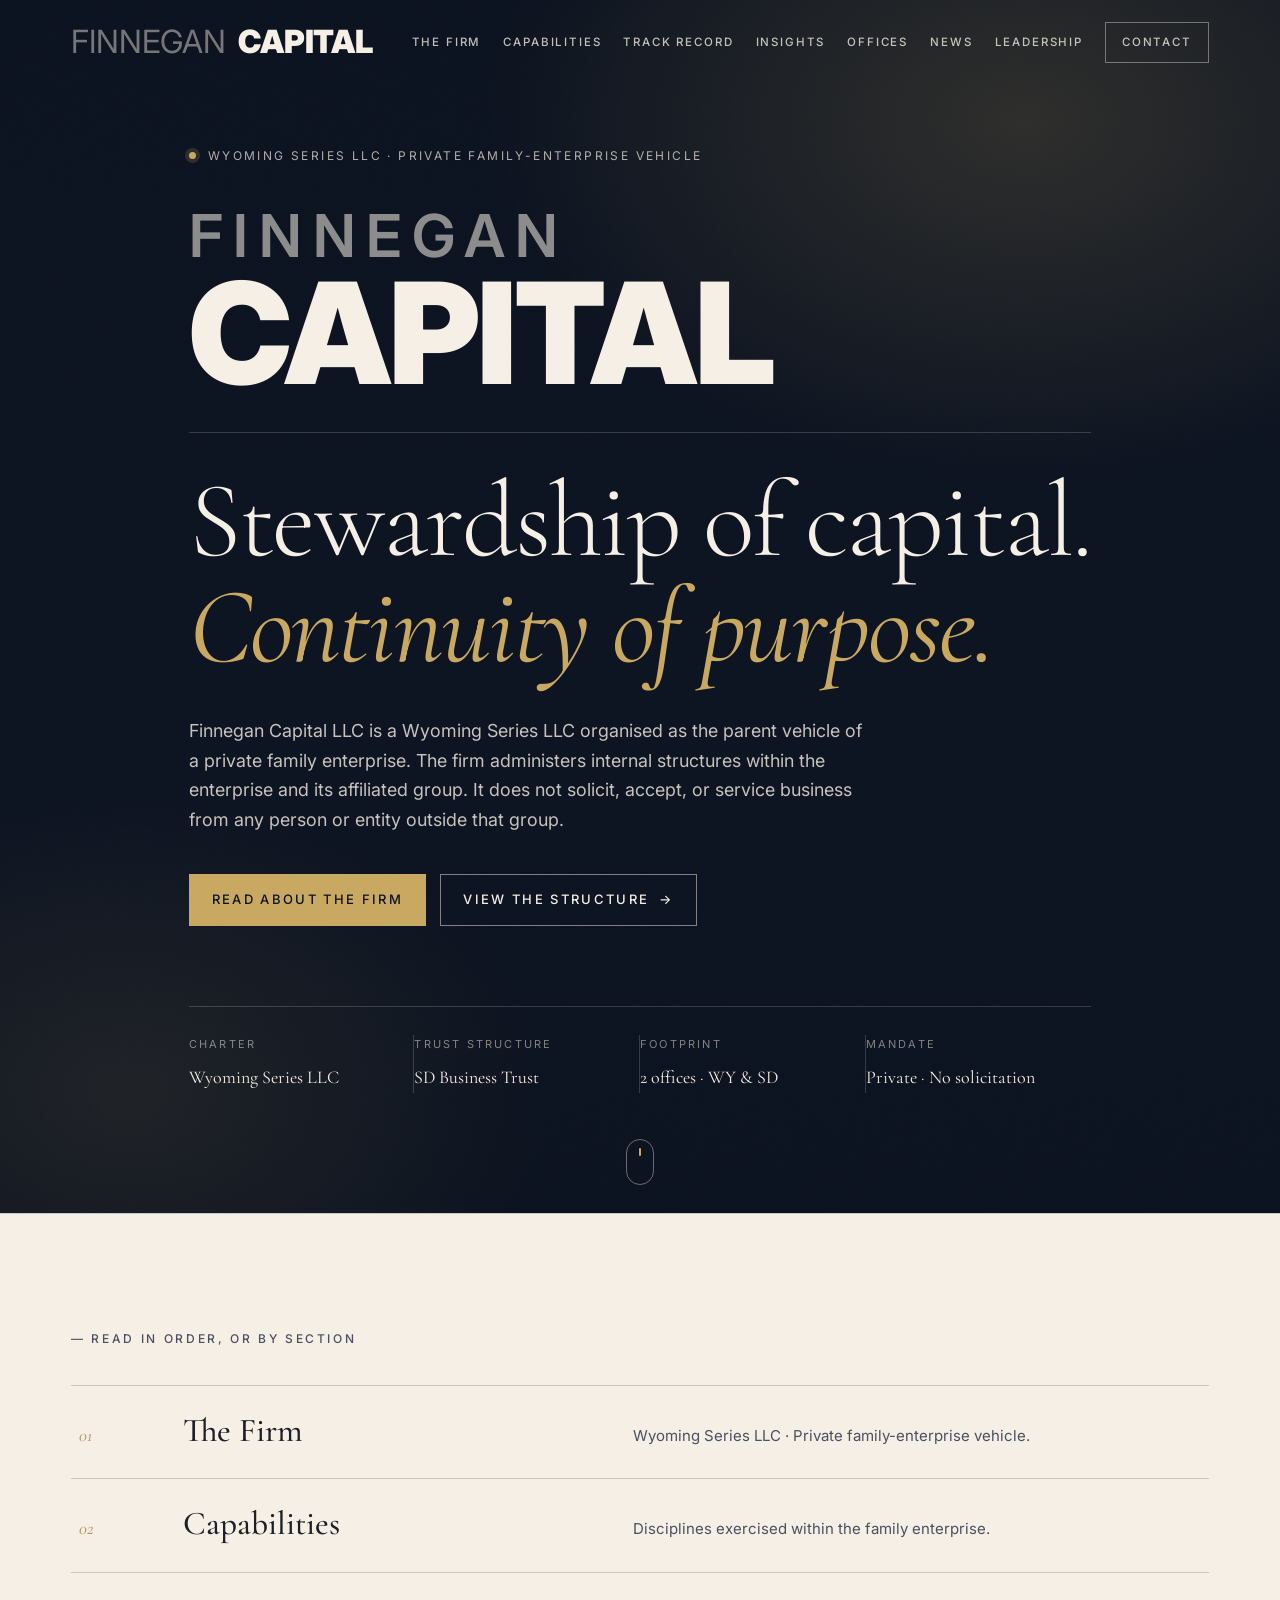
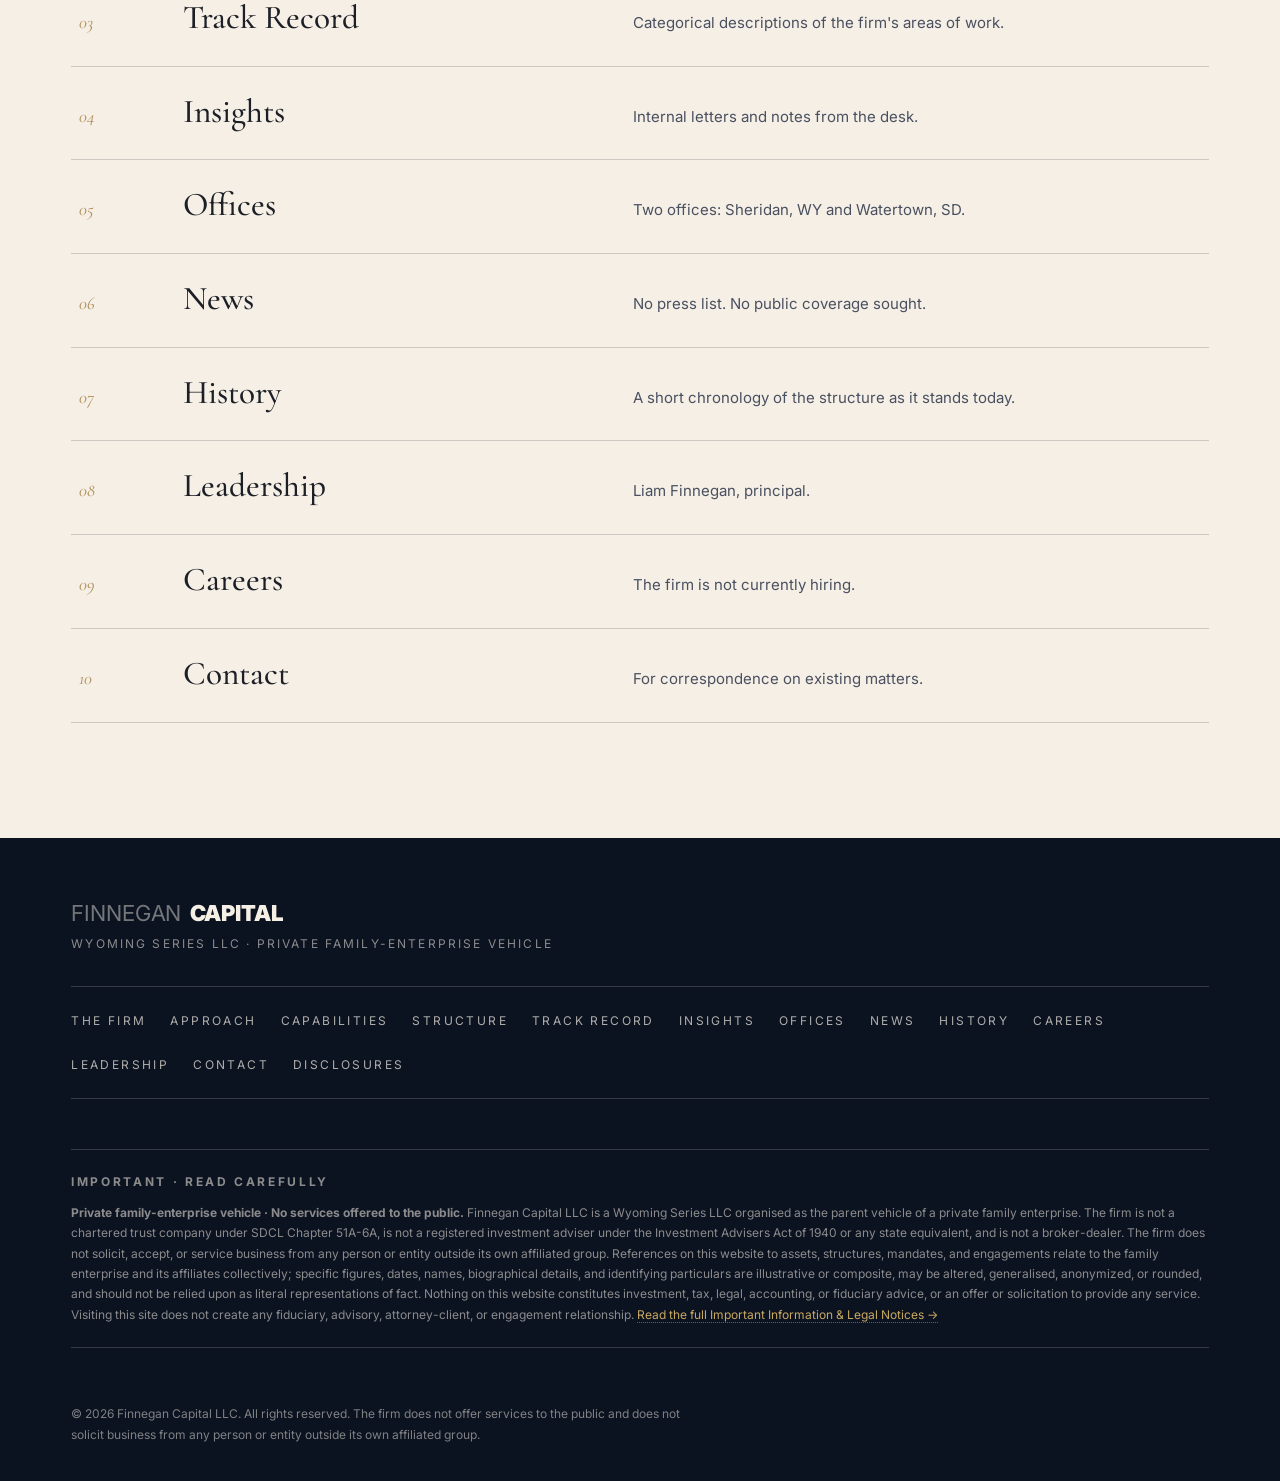
<file: index.html>
<!DOCTYPE html>
<html lang="en">
<head>
<meta charset="UTF-8" />
<meta http-equiv="X-UA-Compatible" content="IE=edge" />
<meta name="viewport" content="width=device-width, initial-scale=1.0" />

<title>Finnegan Capital — Private Family-Enterprise Vehicle | Wyoming Series LLC</title>
<meta name="description" content="Finnegan Capital LLC is a Wyoming Series LLC organised as the parent vehicle of a private family enterprise. The firm is not a registered investment adviser, not a chartered trust company, and does not solicit business from the public." />
<meta name="keywords" content="Finnegan Capital, Finnegan Capital LLC, Wyoming Series LLC, private family enterprise, family enterprise vehicle, Liam Finnegan" />
<meta name="author" content="Finnegan Capital LLC" />
<meta name="robots" content="index,follow,max-snippet:-1,max-image-preview:large,max-video-preview:-1" />
<meta name="googlebot" content="index,follow" />
<meta name="bingbot" content="index,follow" />
<meta name="theme-color" content="#0b1220" />
<meta name="format-detection" content="telephone=no" />
<meta name="application-name" content="Finnegan Capital" />

<link rel="canonical" href="https://finnegan.capital/" />

<!-- Open Graph -->
<meta property="og:site_name" content="Finnegan Capital" />
<meta property="og:type" content="website" />
<meta property="og:locale" content="en_US" />
<meta property="og:title" content="Finnegan Capital — Private Family-Enterprise Vehicle" />
<meta property="og:description" content="A Wyoming Series LLC organised as the parent vehicle of a private family enterprise. No services offered to the public." />
<meta property="og:url" content="https://finnegan.capital/" />
<meta property="og:image" content="https://finnegan.capital/og-image.png" />
<meta property="og:image:width" content="1200" />
<meta property="og:image:height" content="630" />
<meta property="og:image:alt" content="Finnegan Capital" />

<!-- Twitter Card -->
<meta name="twitter:card" content="summary_large_image" />
<meta name="twitter:title" content="Finnegan Capital — Private Family-Enterprise Vehicle" />
<meta name="twitter:description" content="A Wyoming Series LLC organised as the parent vehicle of a private family enterprise." />
<meta name="twitter:image" content="https://finnegan.capital/og-image.png" />

<!-- Icons & Manifest -->
<link rel="icon" type="image/svg+xml" href="favicon.svg" />
<link rel="apple-touch-icon" href="favicon.svg" />
<link rel="manifest" href="site.webmanifest" />

<!-- Fonts -->
<link rel="preconnect" href="https://fonts.googleapis.com" />
<link rel="preconnect" href="https://fonts.gstatic.com" crossorigin />
<link href="https://fonts.googleapis.com/css2?family=Cormorant+Garamond:ital,wght@0,300;0,400;0,500;0,600;1,400&family=Inter:wght@300;400;500;600;700;900&display=swap" rel="stylesheet" />
<link rel="stylesheet" href="styles.css" />

<!-- Structured data: Organization -->
<script type="application/ld+json">
{
  "@context": "https://schema.org",
  "@type": "Organization",
  "@id": "https://finnegan.capital/#organization",
  "name": "Finnegan Capital",
  "alternateName": "Finnegan Capital LLC",
  "legalName": "Finnegan Capital LLC",
  "url": "https://finnegan.capital/",
  "logo": "https://finnegan.capital/favicon.svg",
  "image": "https://finnegan.capital/og-image.png",
  "description": "A Wyoming Series LLC organised as the parent vehicle of a private family enterprise. The firm is not a chartered trust company, is not a registered investment adviser, and does not offer services to the public.",
  "founder": { "@type": "Person", "name": "Liam Finnegan" },
  "telephone": "+1-307-200-7250",
  "faxNumber": "+1-917-540-5155",
  "address": {
    "@type": "PostalAddress",
    "streetAddress": "30 N Gould St Ste R",
    "addressLocality": "Sheridan",
    "addressRegion": "WY",
    "postalCode": "82801",
    "addressCountry": "US"
  },
  "location": [
    { "@type": "Place", "name": "Sheridan — Wyoming", "address": { "@type": "PostalAddress", "streetAddress": "30 N Gould St Ste R", "addressLocality": "Sheridan", "addressRegion": "WY", "postalCode": "82801", "addressCountry": "US" } },
    { "@type": "Place", "name": "Watertown — South Dakota", "address": { "@type": "PostalAddress", "streetAddress": "25 First Ave SW Ste A", "addressLocality": "Watertown", "addressRegion": "SD", "postalCode": "57201", "addressCountry": "US" } }
  ]
}
</script>

<!-- Structured data: WebSite -->
<script type="application/ld+json">
{
  "@context": "https://schema.org",
  "@type": "WebSite",
  "@id": "https://finnegan.capital/#website",
  "url": "https://finnegan.capital/",
  "name": "Finnegan Capital",
  "publisher": { "@id": "https://finnegan.capital/#organization" },
  "inLanguage": "en"
}
</script>
</head>
<body class="page--landing">

<!-- ==================== NAV ==================== -->
<header class="nav nav--hero" id="nav">
  <div class="nav__inner">
    <a href="index.html" class="brand" aria-label="Finnegan Capital">
      <span class="wordmark">
        <span class="wordmark__a">FINNEGAN</span><span class="wordmark__b">CAPITAL</span>
      </span>
    </a>
    <nav class="nav__links" aria-label="Primary">
      <a href="firm.html">The Firm</a>
      <a href="capabilities.html">Capabilities</a>
      <a href="track-record.html">Track Record</a>
      <a href="insights.html">Insights</a>
      <a href="offices.html">Offices</a>
      <a href="news.html">News</a>
      <a href="leadership.html">Leadership</a>
      <a href="contact.html" class="nav__cta">Contact</a>
    </nav>
    <button class="nav__toggle" aria-label="Open menu" aria-expanded="false">
      <span></span><span></span><span></span>
    </button>
  </div>
</header>

<!-- ==================== HERO ==================== -->
<section class="hero">
  <div class="hero__bg" aria-hidden="true"></div>
  <div class="hero__grain" aria-hidden="true"></div>
  <div class="container hero__inner">
    <div class="hero__eyebrow">
      <span class="dot"></span>
      <span>Wyoming Series LLC · Private family-enterprise vehicle</span>
    </div>

    <div class="hero__wordmark" aria-hidden="true">
      <span class="wordmark wordmark--xl">
        <span class="wordmark__a">FINNEGAN</span><span class="wordmark__b">CAPITAL</span>
      </span>
    </div>

    <h1 class="hero__title">
      <span class="line">Stewardship of capital.</span>
      <span class="line italic">Continuity of purpose.</span>
    </h1>

    <p class="hero__lede">
      Finnegan Capital LLC is a Wyoming Series LLC organised as the parent vehicle of a
      private family enterprise. The firm administers internal structures within the
      enterprise and its affiliated group. It does not solicit, accept, or service
      business from any person or entity outside that group.
    </p>

    <div class="hero__actions">
      <a class="btn btn--gold" href="firm.html">Read about the firm</a>
      <a class="btn btn--ghost" href="structure.html">View the structure <span aria-hidden="true">→</span></a>
    </div>

    <div class="hero__meta">
      <div><span class="meta__label">Charter</span><span class="meta__val">Wyoming Series LLC</span></div>
      <div><span class="meta__label">Trust structure</span><span class="meta__val">SD Business Trust</span></div>
      <div><span class="meta__label">Footprint</span><span class="meta__val">2 offices · WY &amp; SD</span></div>
      <div><span class="meta__label">Mandate</span><span class="meta__val">Private · No solicitation</span></div>
    </div>
  </div>

  <a href="firm.html" class="hero__scroll" aria-label="Continue to The Firm"><span></span></a>
</section>

<!-- ==================== INDEX (page jumps) ==================== -->
<section class="indexnav">
  <div class="container">
    <p class="eyebrow">— Read in order, or by section</p>
    <ol class="indexnav__list">
      <li><a href="firm.html"><span>01</span><strong>The Firm</strong><em>Wyoming Series LLC · Private family-enterprise vehicle.</em></a></li>
      <li><a href="capabilities.html"><span>02</span><strong>Capabilities</strong><em>Disciplines exercised within the family enterprise.</em></a></li>
      <li><a href="track-record.html"><span>03</span><strong>Track Record</strong><em>Categorical descriptions of the firm&#39;s areas of work.</em></a></li>
      <li><a href="insights.html"><span>04</span><strong>Insights</strong><em>Internal letters and notes from the desk.</em></a></li>
      <li><a href="offices.html"><span>05</span><strong>Offices</strong><em>Two offices: Sheridan, WY and Watertown, SD.</em></a></li>
      <li><a href="news.html"><span>06</span><strong>News</strong><em>No press list. No public coverage sought.</em></a></li>
      <li><a href="history.html"><span>07</span><strong>History</strong><em>A short chronology of the structure as it stands today.</em></a></li>
      <li><a href="leadership.html"><span>08</span><strong>Leadership</strong><em>Liam Finnegan, principal.</em></a></li>
      <li><a href="careers.html"><span>09</span><strong>Careers</strong><em>The firm is not currently hiring.</em></a></li>
      <li><a href="contact.html"><span>10</span><strong>Contact</strong><em>For correspondence on existing matters.</em></a></li>
    </ol>
  </div>
</section>

<!-- ==================== FOOTER ==================== -->
<footer class="foot">
  <div class="container foot__inner">
    <div class="foot__brand">
      <div>
        <span class="wordmark">
          <span class="wordmark__a">FINNEGAN</span><span class="wordmark__b">CAPITAL</span>
        </span>
        <p class="foot__sub">Wyoming Series LLC · Private family-enterprise vehicle</p>
      </div>
    </div>
    <nav class="foot__links" aria-label="Footer">
      <a href="firm.html">The Firm</a>
      <a href="approach.html">Approach</a>
      <a href="capabilities.html">Capabilities</a>
      <a href="structure.html">Structure</a>
      <a href="track-record.html">Track Record</a>
      <a href="insights.html">Insights</a>
      <a href="offices.html">Offices</a>
      <a href="news.html">News</a>
      <a href="history.html">History</a>
      <a href="careers.html">Careers</a>
      <a href="leadership.html">Leadership</a>
      <a href="contact.html">Contact</a>
      <a href="disclosures.html">Disclosures</a>
    </nav>
    <div class="foot__notices">
      <p class="foot__notices-head">Important · Read Carefully</p>
      <p><strong>Private family-enterprise vehicle · No services offered to the public.</strong> Finnegan Capital LLC is a Wyoming Series LLC organised as the parent vehicle of a private family enterprise. The firm is not a chartered trust company under SDCL Chapter 51A-6A, is not a registered investment adviser under the Investment Advisers Act of 1940 or any state equivalent, and is not a broker-dealer. The firm does not solicit, accept, or service business from any person or entity outside its own affiliated group. References on this website to assets, structures, mandates, and engagements relate to the family enterprise and its affiliates collectively; specific figures, dates, names, biographical details, and identifying particulars are illustrative or composite, may be altered, generalised, anonymized, or rounded, and should not be relied upon as literal representations of fact. Nothing on this website constitutes investment, tax, legal, accounting, or fiduciary advice, or an offer or solicitation to provide any service. Visiting this site does not create any fiduciary, advisory, attorney-client, or engagement relationship. <a href="disclosures.html">Read the full Important Information &amp; Legal Notices →</a></p>
    </div>
    <p class="foot__legal">
      © <span id="year"></span> Finnegan Capital LLC. All rights reserved. The firm does not offer
      services to the public and does not solicit business from any person or entity outside
      its own affiliated group.
    </p>
  </div>
</footer>

<script src="script.js"></script>
</body>
</html>
</file>
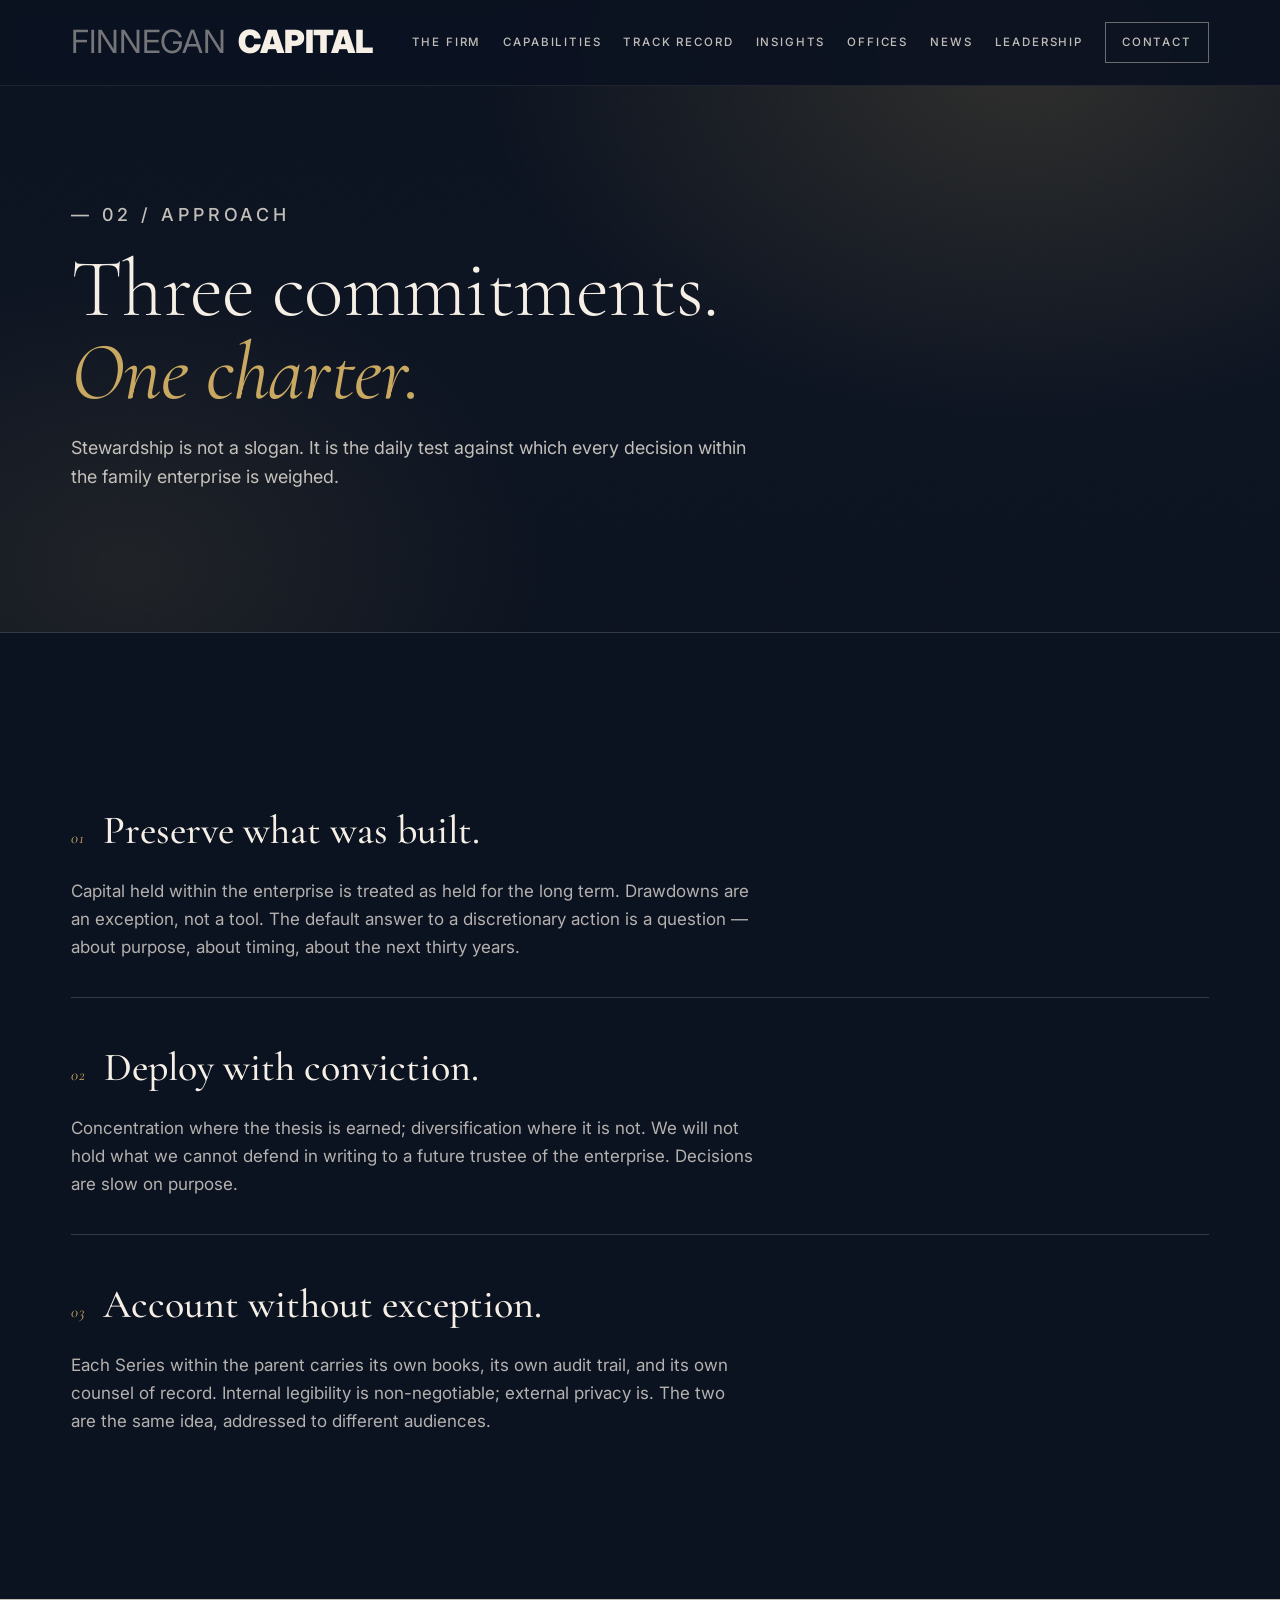
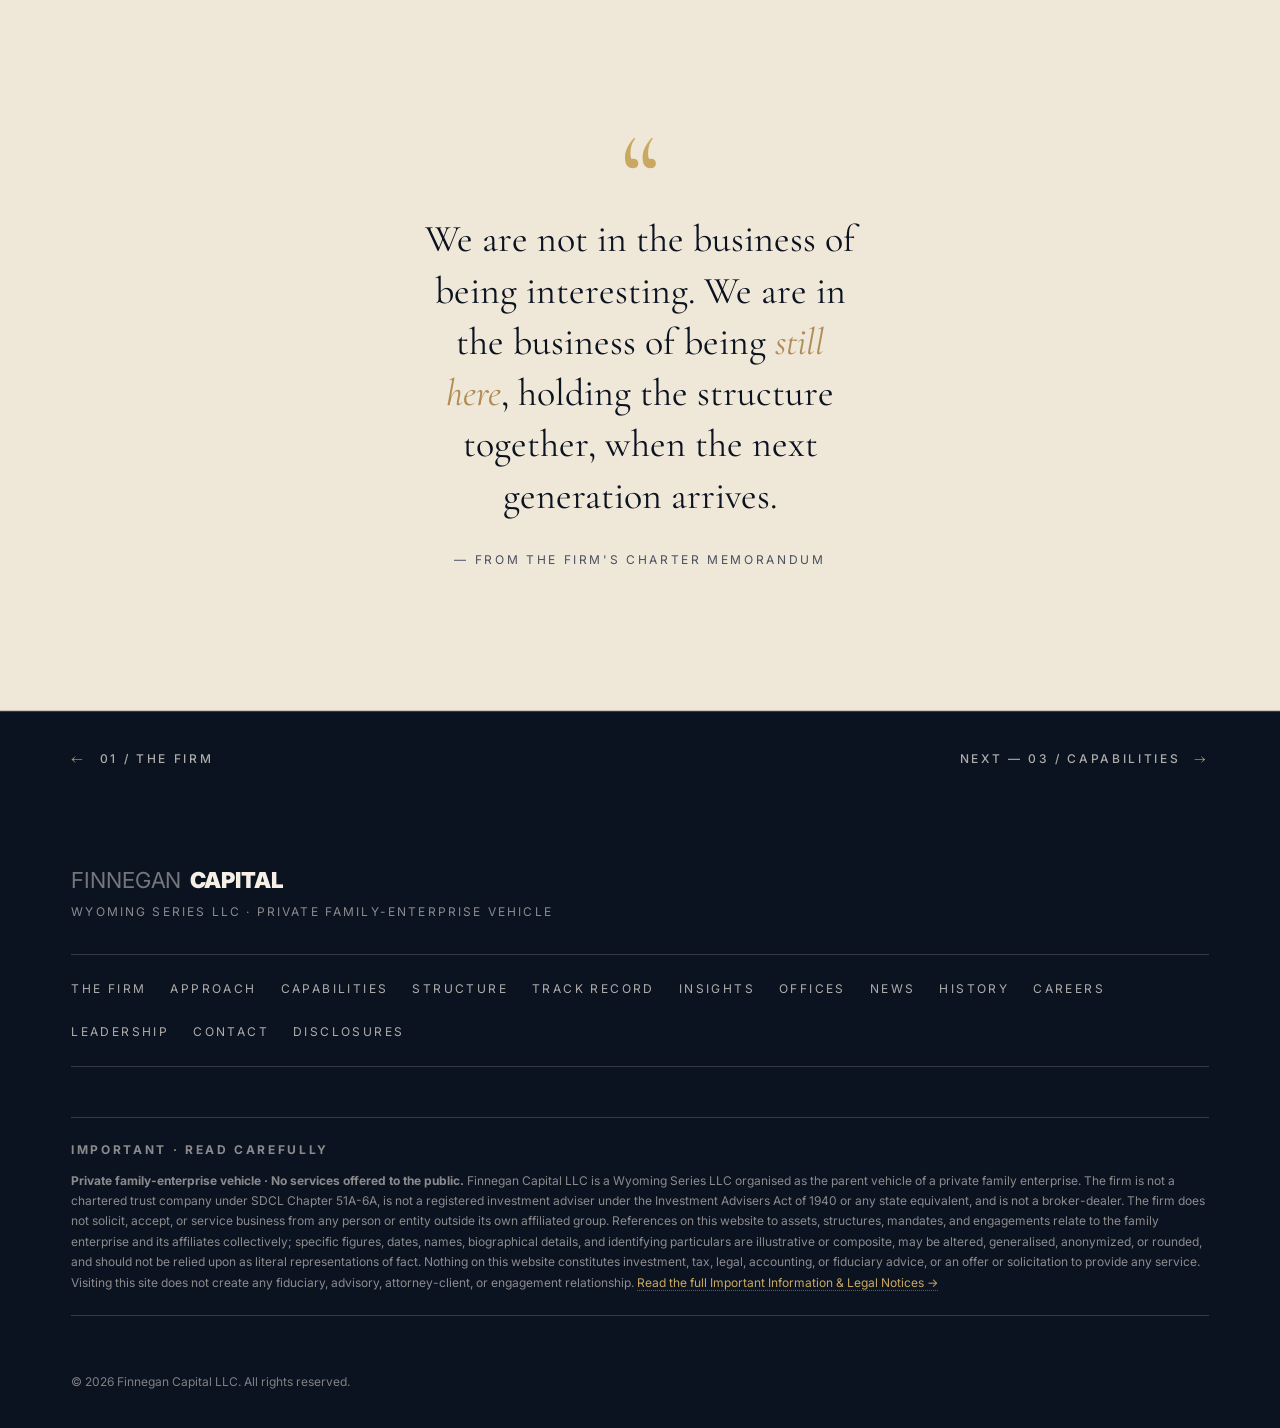
<file: approach.html>
<!DOCTYPE html>
<html lang="en">
<head>
<meta charset="UTF-8" />
<meta http-equiv="X-UA-Compatible" content="IE=edge" />
<meta name="viewport" content="width=device-width, initial-scale=1.0" />

<title>Approach — Finnegan Capital | Three Commitments. One Charter.</title>
<meta name="description" content="The fiduciary disposition that organises every decision at Finnegan Capital — preserve what was built, deploy with conviction, account without exception." />
<meta name="keywords" content="Finnegan Capital approach, fiduciary philosophy, multi-generational stewardship, family trust principles" />
<meta name="author" content="Finnegan Capital LLC" />
<meta name="robots" content="index,follow,max-snippet:-1,max-image-preview:large,max-video-preview:-1" />
<meta name="theme-color" content="#0b1220" />
<link rel="canonical" href="https://finnegan.capital/approach.html" />
<meta property="og:site_name" content="Finnegan Capital" />
<meta property="og:type" content="website" />
<meta property="og:locale" content="en_US" />
<meta property="og:title" content="Approach — Finnegan Capital" />
<meta property="og:description" content="Three commitments. One charter." />
<meta property="og:url" content="https://finnegan.capital/approach.html" />
<meta property="og:image" content="https://finnegan.capital/og-image.png" />
<meta property="og:image:width" content="1200" />
<meta property="og:image:height" content="630" />
<meta name="twitter:card" content="summary_large_image" />
<meta name="twitter:title" content="Approach — Finnegan Capital" />
<meta name="twitter:description" content="Three commitments. One charter." />
<meta name="twitter:image" content="https://finnegan.capital/og-image.png" />
<link rel="icon" type="image/svg+xml" href="favicon.svg" />
<link rel="apple-touch-icon" href="favicon.svg" />
<link rel="manifest" href="site.webmanifest" />
<link rel="preconnect" href="https://fonts.googleapis.com" />
<link rel="preconnect" href="https://fonts.gstatic.com" crossorigin />
<link href="https://fonts.googleapis.com/css2?family=Cormorant+Garamond:ital,wght@0,300;0,400;0,500;0,600;1,400&family=Inter:wght@300;400;500;600;700;900&display=swap" rel="stylesheet" />
<link rel="stylesheet" href="styles.css" />
<script type="application/ld+json">
{"@context":"https://schema.org","@type":"FinancialService","@id":"https://finnegan.capital/#organization","name":"Finnegan Capital","alternateName":"Finnegan Capital LLC","url":"https://finnegan.capital/","logo":"https://finnegan.capital/favicon.svg"}
</script>
</head>
<body class="page--inner page--dark">

<header class="nav nav--hero" id="nav">
  <div class="nav__inner">
    <a href="index.html" class="brand"><span class="wordmark"><span class="wordmark__a">FINNEGAN</span><span class="wordmark__b">CAPITAL</span></span></a>
    <nav class="nav__links" aria-label="Primary">
      <a href="firm.html">The Firm</a>
      <a href="capabilities.html">Capabilities</a>
      <a href="track-record.html">Track Record</a>
      <a href="insights.html">Insights</a>
      <a href="offices.html">Offices</a>
      <a href="news.html">News</a>
      <a href="leadership.html">Leadership</a>
      <a href="contact.html" class="nav__cta">Contact</a>
    </nav>
    <button class="nav__toggle" aria-label="Open menu"><span></span><span></span><span></span></button>
  </div>
</header>

<section class="page-hero page-hero--full">
  <div class="hero__bg" aria-hidden="true"></div>
  <div class="hero__grain" aria-hidden="true"></div>
  <div class="container">
    <p class="eyebrow eyebrow--gold">— 02 / Approach</p>
    <h1>Three commitments. <em>One charter.</em></h1>
    <p>Stewardship is not a slogan. It is the daily test against which every decision within the family enterprise is weighed.</p>
  </div>
</section>

<section class="section section--ink">
  <div class="container">
    <ol class="commitments commitments--wide">
      <li>
        <h4>Preserve what was built.</h4>
        <p>Capital held within the enterprise is treated as held for the long term. Drawdowns are an exception, not a tool. The default answer to a discretionary action is a question — about purpose, about timing, about the next thirty years.</p>
      </li>
      <li>
        <h4>Deploy with conviction.</h4>
        <p>Concentration where the thesis is earned; diversification where it is not. We will not hold what we cannot defend in writing to a future trustee of the enterprise. Decisions are slow on purpose.</p>
      </li>
      <li>
        <h4>Account without exception.</h4>
        <p>Each Series within the parent carries its own books, its own audit trail, and its own counsel of record. Internal legibility is non-negotiable; external privacy is. The two are the same idea, addressed to different audiences.</p>
      </li>
    </ol>
  </div>
</section>

<section class="quote">
  <div class="container">
    <p class="quote__mark" aria-hidden="true">&ldquo;</p>
    <p class="quote__text">We are not in the business of being interesting. We are in the business of being <em>still here</em>, holding the structure together, when the next generation arrives.</p>
    <p class="quote__cite">— From the firm&#39;s charter memorandum</p>
  </div>
</section>

<section class="pager">
  <div class="container pager__inner">
    <a class="pager__prev" href="firm.html"><span>←</span><em>01 / The Firm</em></a>
    <a class="pager__next" href="capabilities.html"><em>Next — 03 / Capabilities</em><span>→</span></a>
  </div>
</section>

<footer class="foot">
  <div class="container foot__inner">
    <div class="foot__brand"><div><span class="wordmark"><span class="wordmark__a">FINNEGAN</span><span class="wordmark__b">CAPITAL</span></span><p class="foot__sub">Wyoming Series LLC · Private family-enterprise vehicle</p></div></div>
    <nav class="foot__links"><a href="firm.html">The Firm</a><a href="approach.html">Approach</a><a href="capabilities.html">Capabilities</a><a href="structure.html">Structure</a><a href="track-record.html">Track Record</a><a href="insights.html">Insights</a><a href="offices.html">Offices</a><a href="news.html">News</a><a href="history.html">History</a><a href="careers.html">Careers</a><a href="leadership.html">Leadership</a><a href="contact.html">Contact</a><a href="disclosures.html">Disclosures</a></nav>
    <div class="foot__notices">
      <p class="foot__notices-head">Important · Read Carefully</p>
      <p><strong>Private family-enterprise vehicle · No services offered to the public.</strong> Finnegan Capital LLC is a Wyoming Series LLC organised as the parent vehicle of a private family enterprise. The firm is not a chartered trust company under SDCL Chapter 51A-6A, is not a registered investment adviser under the Investment Advisers Act of 1940 or any state equivalent, and is not a broker-dealer. The firm does not solicit, accept, or service business from any person or entity outside its own affiliated group. References on this website to assets, structures, mandates, and engagements relate to the family enterprise and its affiliates collectively; specific figures, dates, names, biographical details, and identifying particulars are illustrative or composite, may be altered, generalised, anonymized, or rounded, and should not be relied upon as literal representations of fact. Nothing on this website constitutes investment, tax, legal, accounting, or fiduciary advice, or an offer or solicitation to provide any service. Visiting this site does not create any fiduciary, advisory, attorney-client, or engagement relationship. <a href="disclosures.html">Read the full Important Information &amp; Legal Notices →</a></p>
    </div>
    <p class="foot__legal">© <span id="year"></span> Finnegan Capital LLC. All rights reserved.</p>
  </div>
</footer>

<script src="script.js"></script>
</body>
</html>
</file>
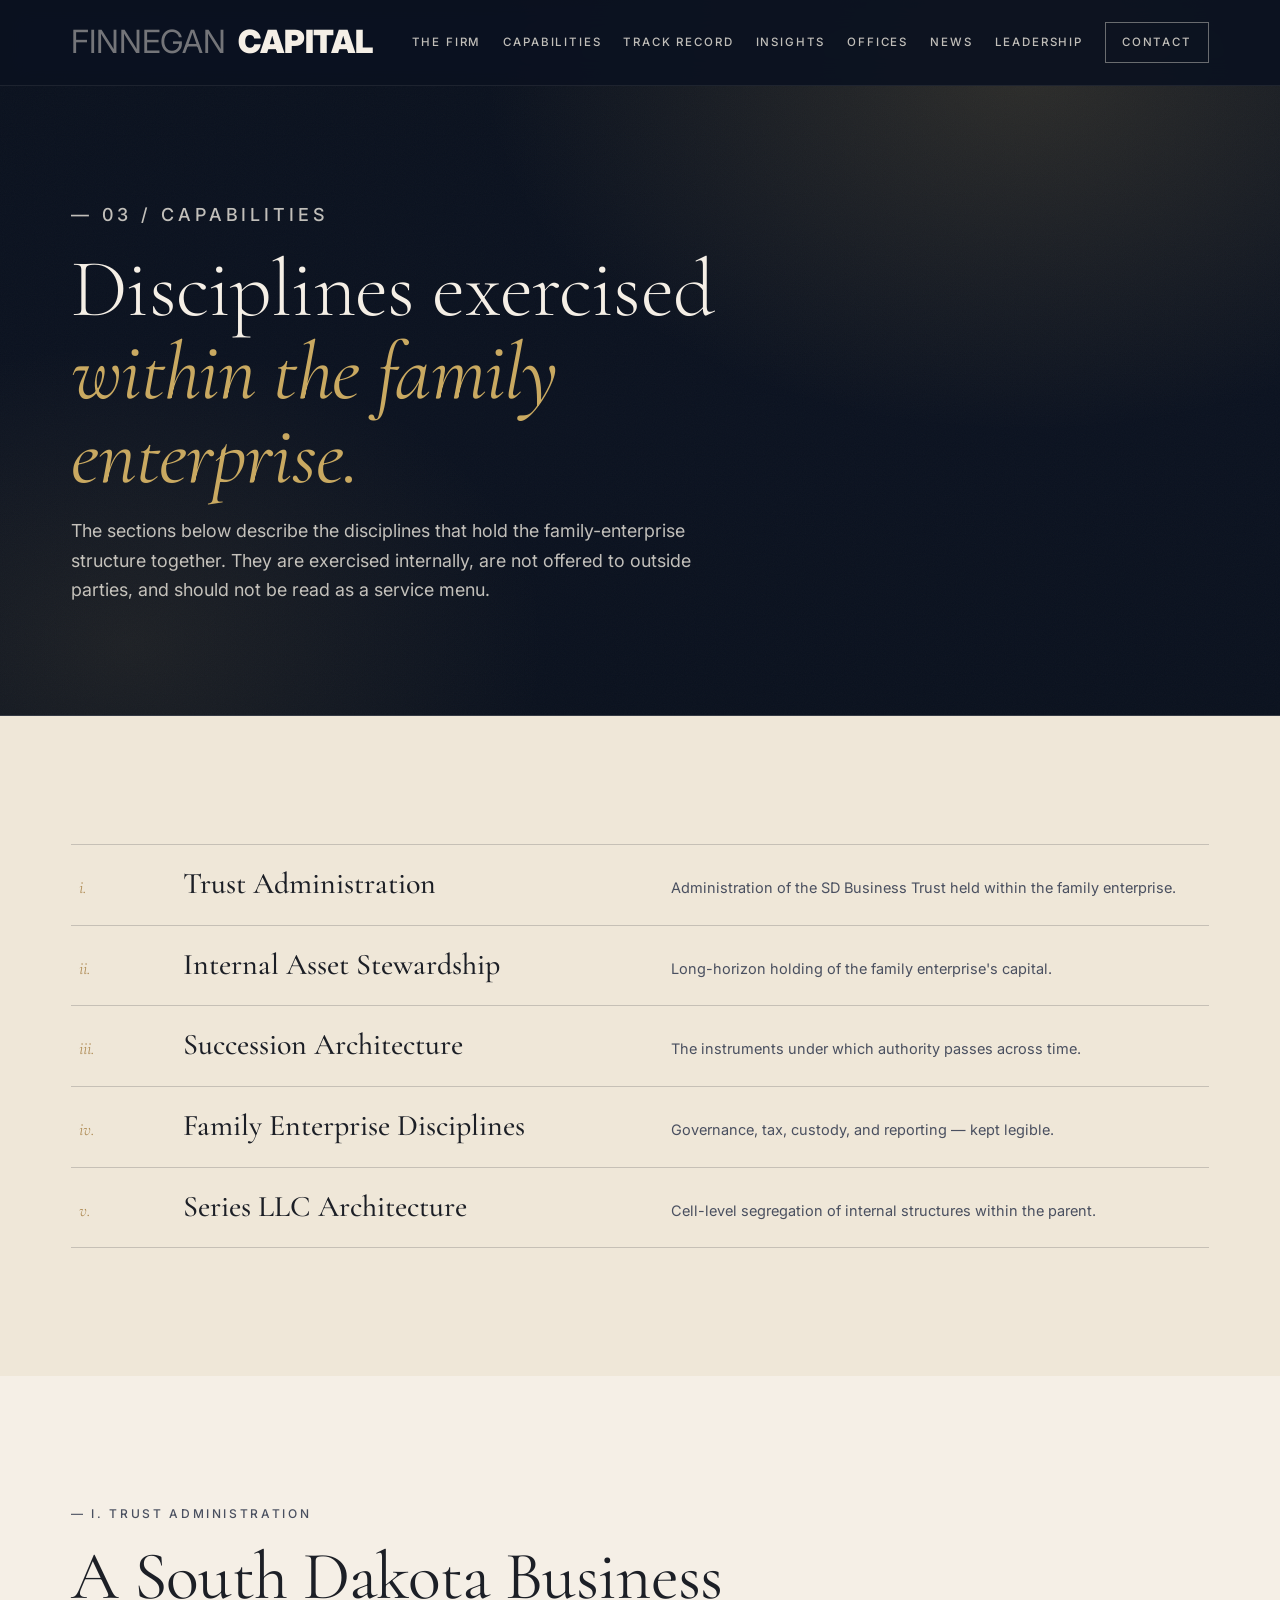
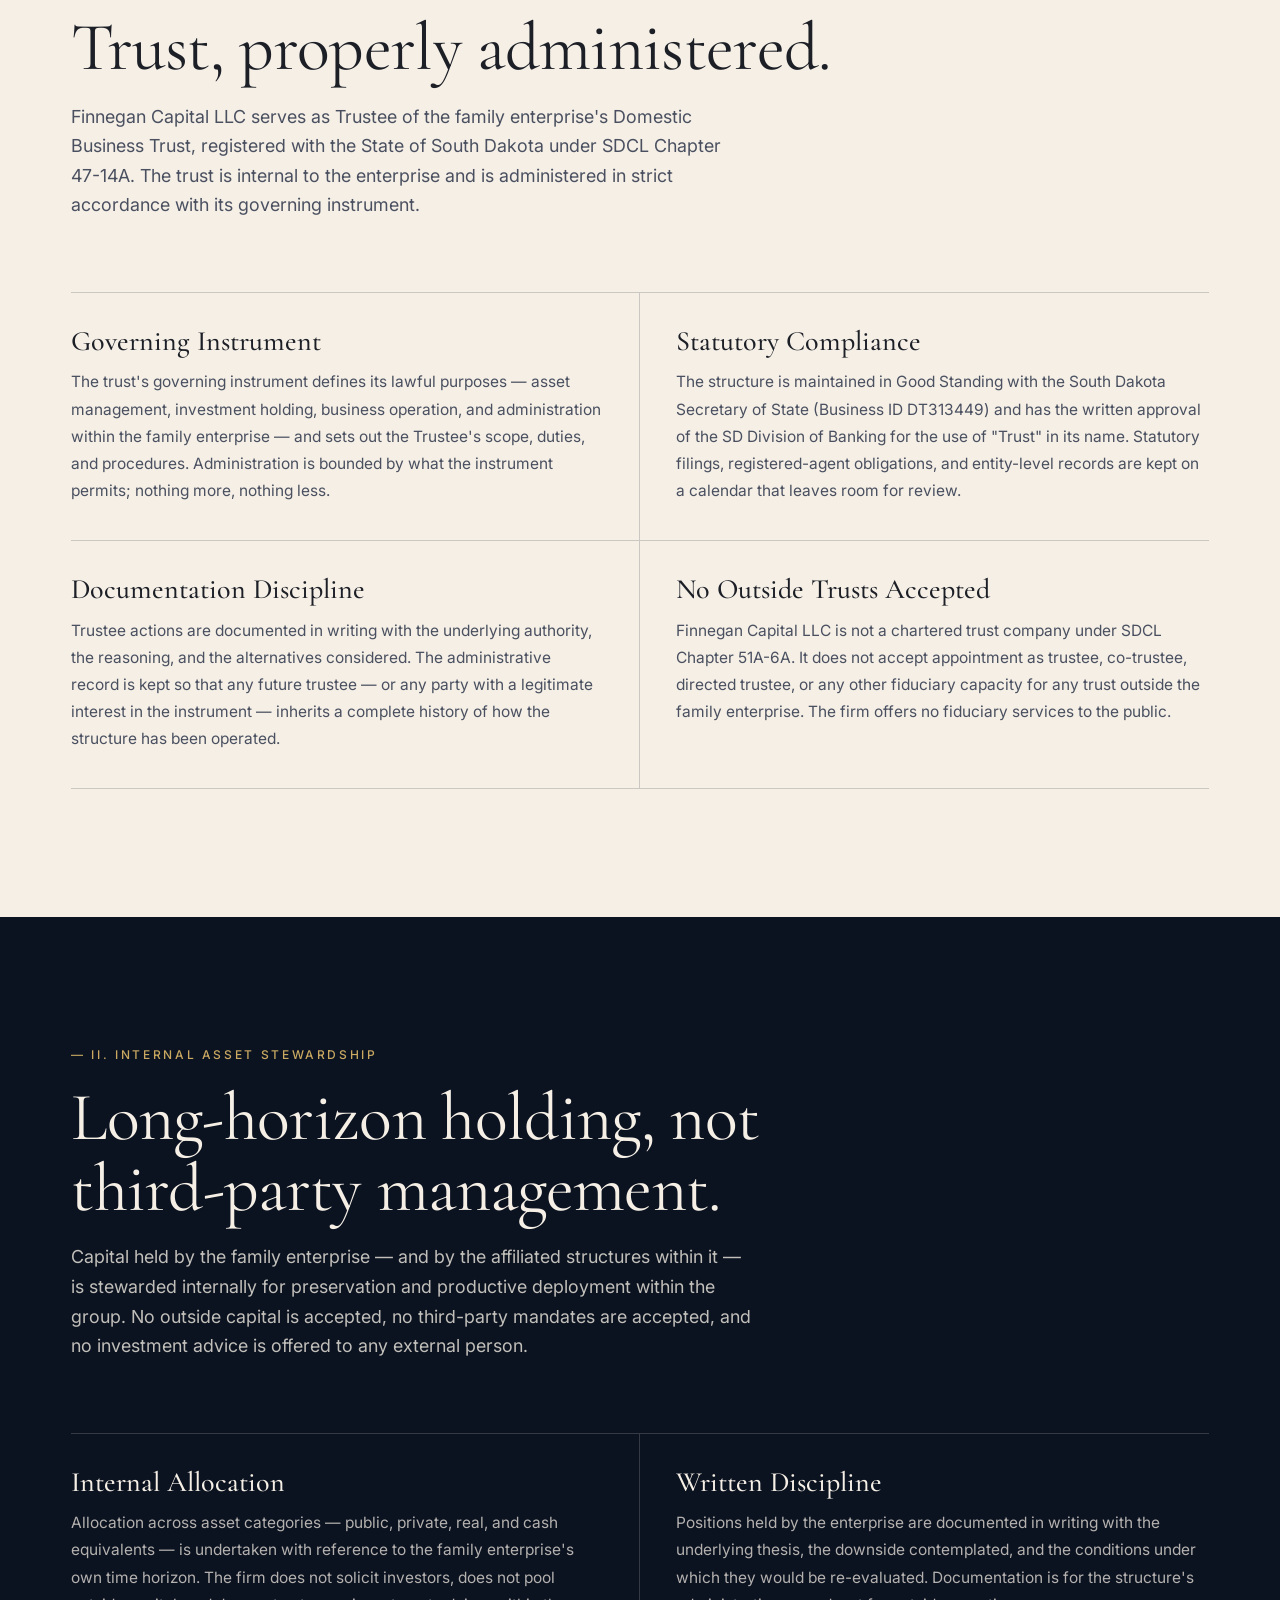
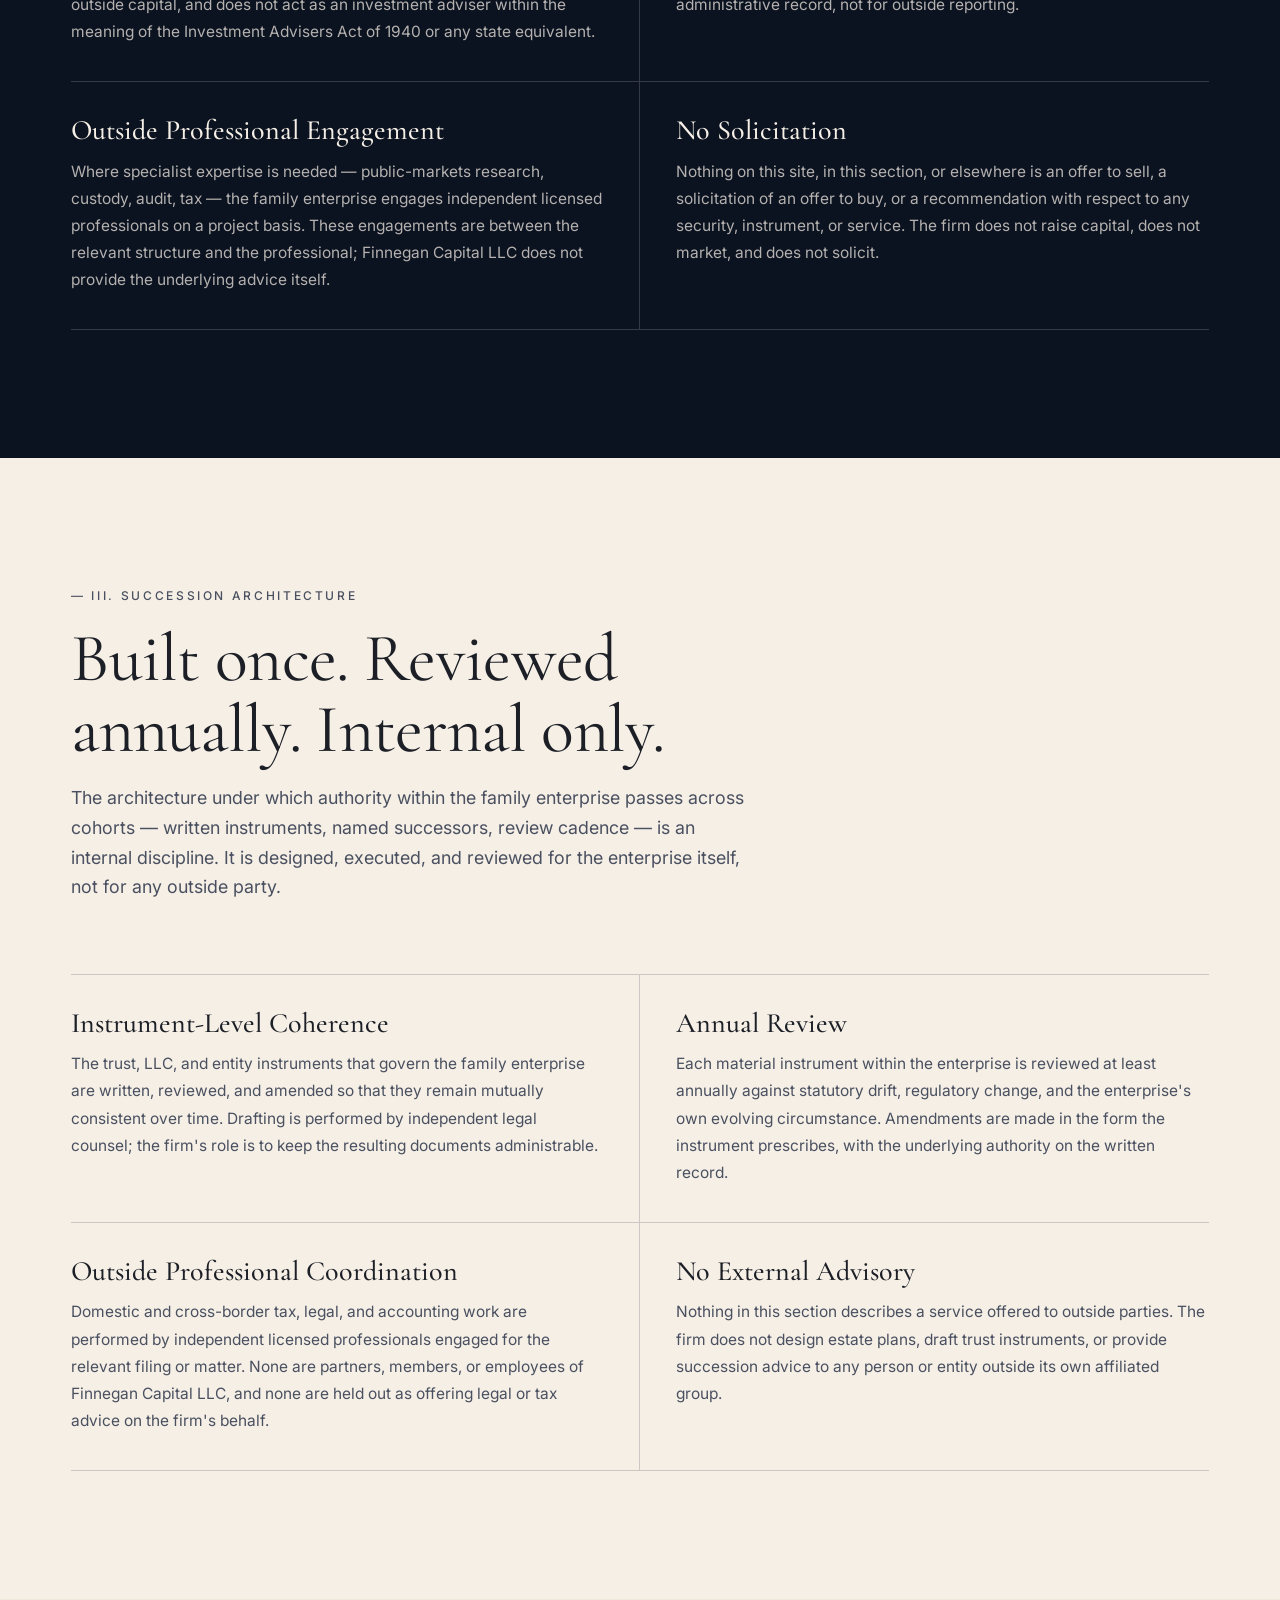
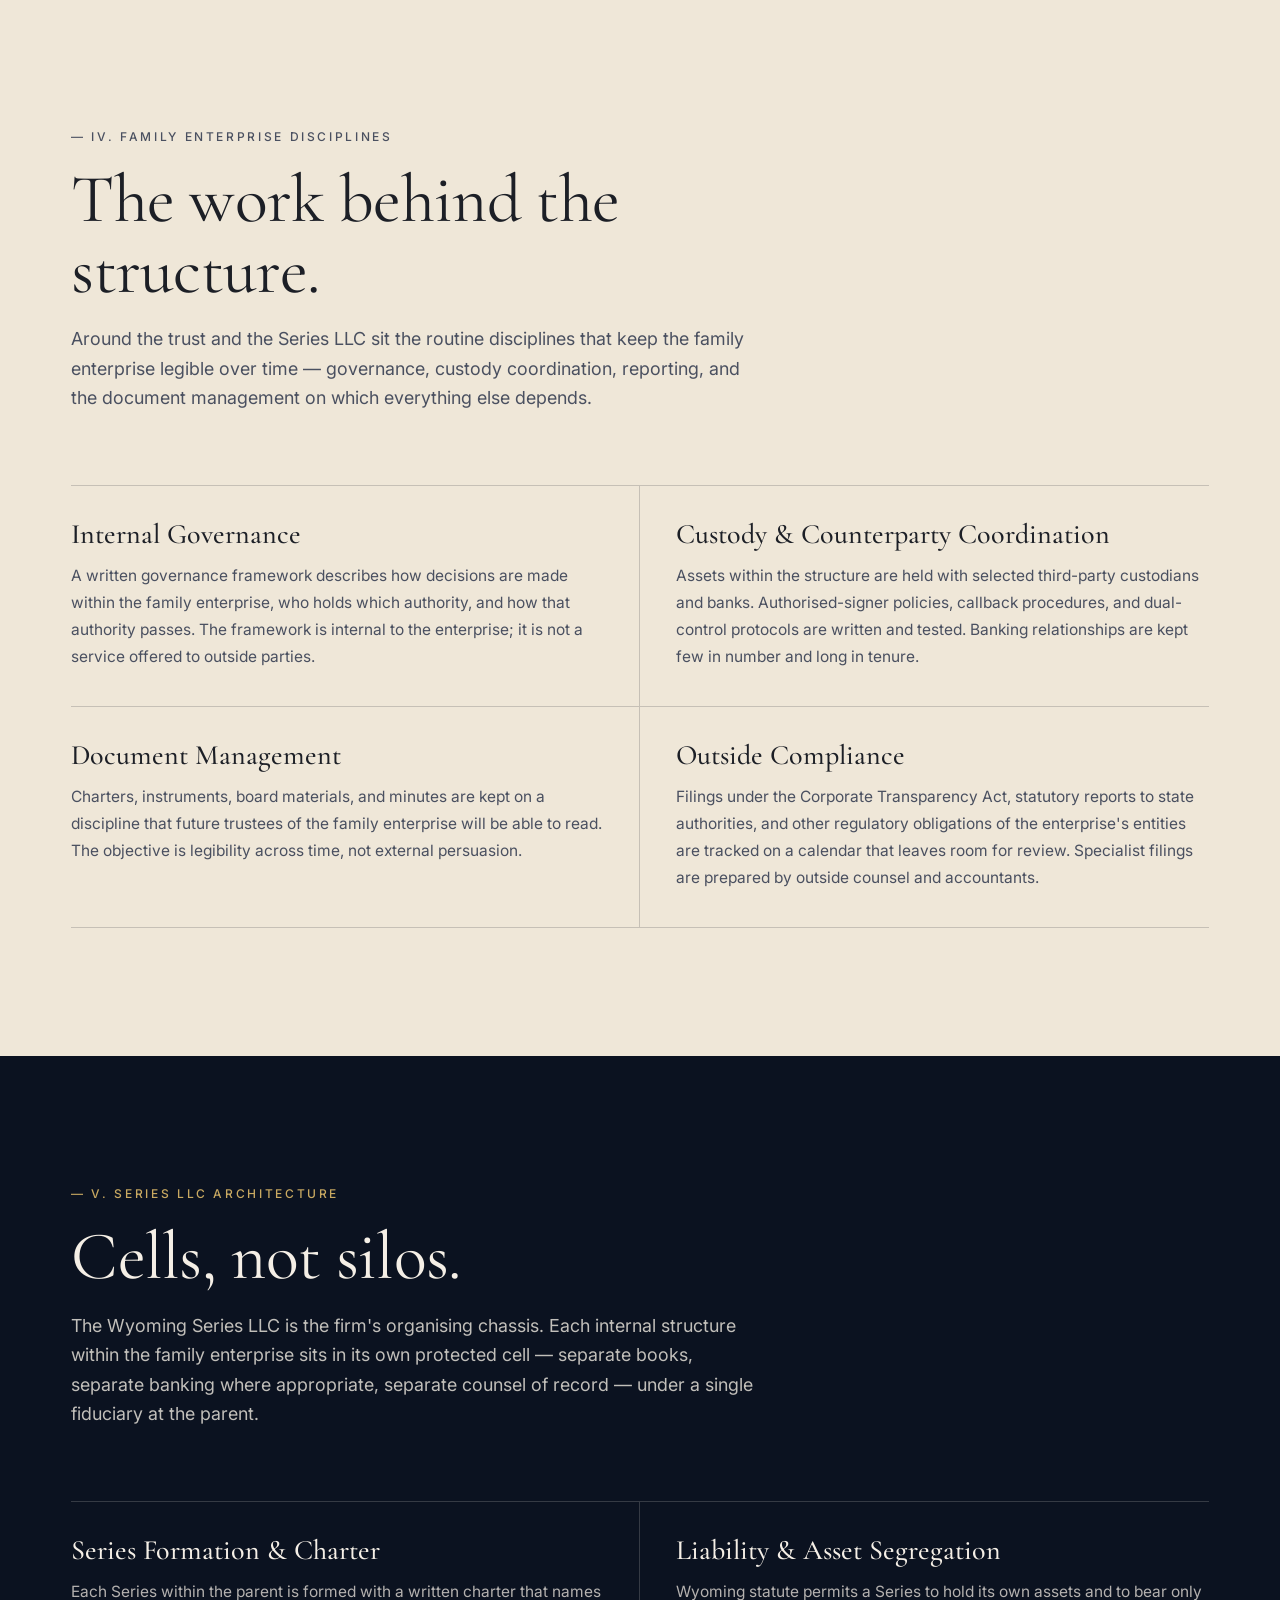
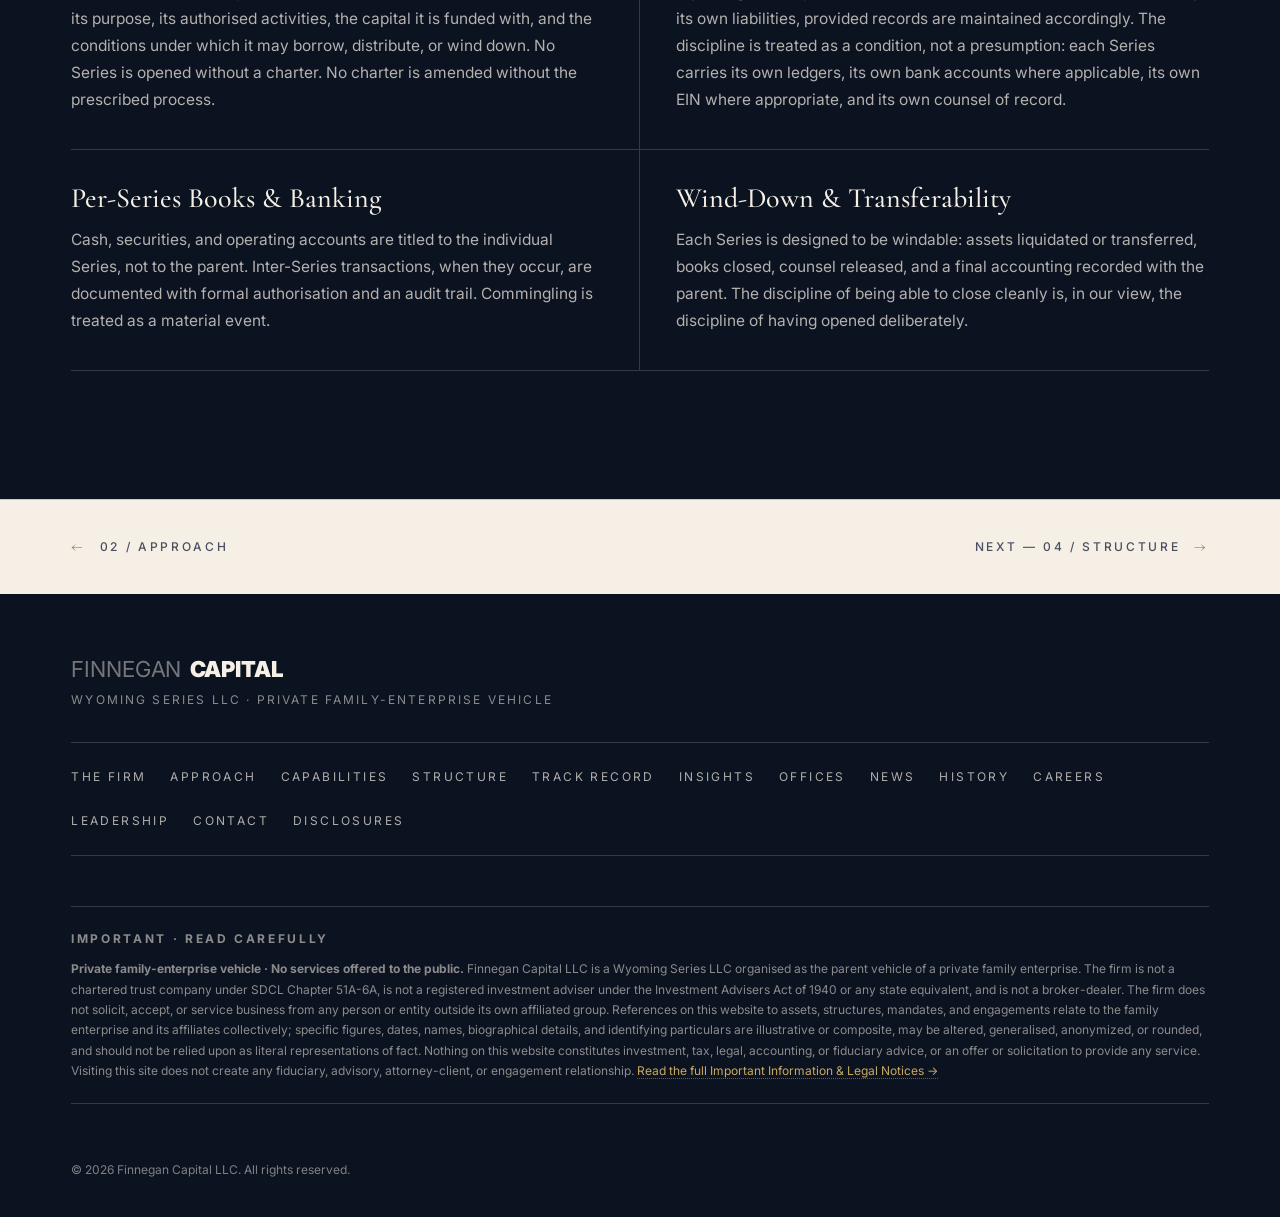
<file: capabilities.html>
<!DOCTYPE html>
<html lang="en">
<head>
<meta charset="UTF-8" />
<meta http-equiv="X-UA-Compatible" content="IE=edge" />
<meta name="viewport" content="width=device-width, initial-scale=1.0" />

<title>Capabilities — Finnegan Capital | Disciplines of the Family Enterprise</title>
<meta name="description" content="The disciplines exercised within the Finnegan Capital family enterprise — trust administration, internal structuring, and long-horizon asset stewardship. No services offered to the public." />
<meta name="keywords" content="Finnegan Capital, Wyoming Series LLC, private family enterprise, internal mandates" />
<meta name="author" content="Finnegan Capital LLC" />
<meta name="robots" content="index,follow,max-snippet:-1,max-image-preview:large,max-video-preview:-1" />
<meta name="theme-color" content="#0b1220" />
<link rel="canonical" href="https://finnegan.capital/capabilities.html" />
<meta property="og:site_name" content="Finnegan Capital" />
<meta property="og:type" content="website" />
<meta property="og:locale" content="en_US" />
<meta property="og:title" content="Capabilities — Finnegan Capital" />
<meta property="og:description" content="The disciplines exercised within the family enterprise. No services offered to the public." />
<meta property="og:url" content="https://finnegan.capital/capabilities.html" />
<meta property="og:image" content="https://finnegan.capital/og-image.png" />
<meta property="og:image:width" content="1200" />
<meta property="og:image:height" content="630" />
<meta name="twitter:card" content="summary_large_image" />
<meta name="twitter:title" content="Capabilities — Finnegan Capital" />
<meta name="twitter:description" content="The disciplines exercised within the family enterprise." />
<meta name="twitter:image" content="https://finnegan.capital/og-image.png" />
<link rel="icon" type="image/svg+xml" href="favicon.svg" />
<link rel="apple-touch-icon" href="favicon.svg" />
<link rel="manifest" href="site.webmanifest" />
<link rel="preconnect" href="https://fonts.googleapis.com" />
<link rel="preconnect" href="https://fonts.gstatic.com" crossorigin />
<link href="https://fonts.googleapis.com/css2?family=Cormorant+Garamond:ital,wght@0,300;0,400;0,500;0,600;1,400&family=Inter:wght@300;400;500;600;700;900&display=swap" rel="stylesheet" />
<link rel="stylesheet" href="styles.css" />
<script type="application/ld+json">
{"@context":"https://schema.org","@type":"Organization","@id":"https://finnegan.capital/#organization","name":"Finnegan Capital","alternateName":"Finnegan Capital LLC","legalName":"Finnegan Capital LLC","url":"https://finnegan.capital/","logo":"https://finnegan.capital/favicon.svg","description":"A Wyoming Series LLC organised as the parent vehicle of a private family enterprise.","address":{"@type":"PostalAddress","streetAddress":"30 N Gould St Ste R","addressLocality":"Sheridan","addressRegion":"WY","postalCode":"82801","addressCountry":"US"}}
</script>
</head>
<body class="page--inner">

<header class="nav" id="nav">
  <div class="nav__inner">
    <a href="index.html" class="brand"><span class="wordmark"><span class="wordmark__a">FINNEGAN</span><span class="wordmark__b">CAPITAL</span></span></a>
    <nav class="nav__links" aria-label="Primary">
      <a href="firm.html">The Firm</a>
      <a href="capabilities.html" aria-current="page">Capabilities</a>
      <a href="track-record.html">Track Record</a>
      <a href="insights.html">Insights</a>
      <a href="offices.html">Offices</a>
      <a href="news.html">News</a>
      <a href="leadership.html">Leadership</a>
      <a href="contact.html" class="nav__cta">Contact</a>
    </nav>
    <button class="nav__toggle" aria-label="Open menu"><span></span><span></span><span></span></button>
  </div>
</header>

<section class="page-hero">
  <div class="hero__bg" aria-hidden="true"></div>
  <div class="hero__grain" aria-hidden="true"></div>
  <div class="container">
    <p class="eyebrow eyebrow--gold">— 03 / Capabilities</p>
    <h1>Disciplines exercised <em>within the family enterprise.</em></h1>
    <p>The sections below describe the disciplines that hold the family-enterprise structure together. They are exercised internally, are not offered to outside parties, and should not be read as a service menu.</p>
  </div>
</section>

<!-- ===== Capability index ===== -->
<section class="section section--ivory cap-index">
  <div class="container">
    <ol>
      <li><a href="#trustee"><span>i.</span><strong>Trust Administration</strong><em>Administration of the SD Business Trust held within the family enterprise.</em></a></li>
      <li><a href="#investments"><span>ii.</span><strong>Internal Asset Stewardship</strong><em>Long-horizon holding of the family enterprise&#39;s capital.</em></a></li>
      <li><a href="#estate"><span>iii.</span><strong>Succession Architecture</strong><em>The instruments under which authority passes across time.</em></a></li>
      <li><a href="#familyoffice"><span>iv.</span><strong>Family Enterprise Disciplines</strong><em>Governance, tax, custody, and reporting — kept legible.</em></a></li>
      <li><a href="#series"><span>v.</span><strong>Series LLC Architecture</strong><em>Cell-level segregation of internal structures within the parent.</em></a></li>
    </ol>
  </div>
</section>

<!-- ===== i. Trust Administration ===== -->
<section class="section section--cream cap-detail" id="trustee">
  <div class="container">
    <div class="cap-detail__head">
      <p class="eyebrow">— i. Trust Administration</p>
      <h2 class="display">A South Dakota Business Trust, properly administered.</h2>
      <p class="lede">Finnegan Capital LLC serves as Trustee of the family enterprise&#39;s Domestic Business Trust, registered with the State of South Dakota under SDCL Chapter 47-14A. The trust is internal to the enterprise and is administered in strict accordance with its governing instrument.</p>
    </div>

    <div class="subs">
      <article class="sub">
        <h3>Governing Instrument</h3>
        <p>The trust&#39;s governing instrument defines its lawful purposes — asset management, investment holding, business operation, and administration within the family enterprise — and sets out the Trustee&#39;s scope, duties, and procedures. Administration is bounded by what the instrument permits; nothing more, nothing less.</p>
      </article>
      <article class="sub">
        <h3>Statutory Compliance</h3>
        <p>The structure is maintained in Good Standing with the South Dakota Secretary of State (Business ID DT313449) and has the written approval of the SD Division of Banking for the use of &quot;Trust&quot; in its name. Statutory filings, registered-agent obligations, and entity-level records are kept on a calendar that leaves room for review.</p>
      </article>
      <article class="sub">
        <h3>Documentation Discipline</h3>
        <p>Trustee actions are documented in writing with the underlying authority, the reasoning, and the alternatives considered. The administrative record is kept so that any future trustee — or any party with a legitimate interest in the instrument — inherits a complete history of how the structure has been operated.</p>
      </article>
      <article class="sub">
        <h3>No Outside Trusts Accepted</h3>
        <p>Finnegan Capital LLC is not a chartered trust company under SDCL Chapter 51A-6A. It does not accept appointment as trustee, co-trustee, directed trustee, or any other fiduciary capacity for any trust outside the family enterprise. The firm offers no fiduciary services to the public.</p>
      </article>
    </div>
  </div>
</section>

<!-- ===== ii. Internal Asset Stewardship ===== -->
<section class="section section--ink cap-detail cap-detail--dark" id="investments">
  <div class="container">
    <div class="cap-detail__head">
      <p class="eyebrow eyebrow--gold">— ii. Internal Asset Stewardship</p>
      <h2 class="display display--light">Long-horizon holding, not third-party management.</h2>
      <p class="lede lede--light">Capital held by the family enterprise — and by the affiliated structures within it — is stewarded internally for preservation and productive deployment within the group. No outside capital is accepted, no third-party mandates are accepted, and no investment advice is offered to any external person.</p>
    </div>

    <div class="subs subs--dark">
      <article class="sub">
        <h3>Internal Allocation</h3>
        <p>Allocation across asset categories — public, private, real, and cash equivalents — is undertaken with reference to the family enterprise&#39;s own time horizon. The firm does not solicit investors, does not pool outside capital, and does not act as an investment adviser within the meaning of the Investment Advisers Act of 1940 or any state equivalent.</p>
      </article>
      <article class="sub">
        <h3>Written Discipline</h3>
        <p>Positions held by the enterprise are documented in writing with the underlying thesis, the downside contemplated, and the conditions under which they would be re-evaluated. Documentation is for the structure&#39;s administrative record, not for outside reporting.</p>
      </article>
      <article class="sub">
        <h3>Outside Professional Engagement</h3>
        <p>Where specialist expertise is needed — public-markets research, custody, audit, tax — the family enterprise engages independent licensed professionals on a project basis. These engagements are between the relevant structure and the professional; Finnegan Capital LLC does not provide the underlying advice itself.</p>
      </article>
      <article class="sub">
        <h3>No Solicitation</h3>
        <p>Nothing on this site, in this section, or elsewhere is an offer to sell, a solicitation of an offer to buy, or a recommendation with respect to any security, instrument, or service. The firm does not raise capital, does not market, and does not solicit.</p>
      </article>
    </div>
  </div>
</section>

<!-- ===== iii. Succession Architecture ===== -->
<section class="section section--cream cap-detail" id="estate">
  <div class="container">
    <div class="cap-detail__head">
      <p class="eyebrow">— iii. Succession Architecture</p>
      <h2 class="display">Built once. Reviewed annually. Internal only.</h2>
      <p class="lede">The architecture under which authority within the family enterprise passes across cohorts — written instruments, named successors, review cadence — is an internal discipline. It is designed, executed, and reviewed for the enterprise itself, not for any outside party.</p>
    </div>

    <div class="subs">
      <article class="sub">
        <h3>Instrument-Level Coherence</h3>
        <p>The trust, LLC, and entity instruments that govern the family enterprise are written, reviewed, and amended so that they remain mutually consistent over time. Drafting is performed by independent legal counsel; the firm&#39;s role is to keep the resulting documents administrable.</p>
      </article>
      <article class="sub">
        <h3>Annual Review</h3>
        <p>Each material instrument within the enterprise is reviewed at least annually against statutory drift, regulatory change, and the enterprise&#39;s own evolving circumstance. Amendments are made in the form the instrument prescribes, with the underlying authority on the written record.</p>
      </article>
      <article class="sub">
        <h3>Outside Professional Coordination</h3>
        <p>Domestic and cross-border tax, legal, and accounting work are performed by independent licensed professionals engaged for the relevant filing or matter. None are partners, members, or employees of Finnegan Capital LLC, and none are held out as offering legal or tax advice on the firm&#39;s behalf.</p>
      </article>
      <article class="sub">
        <h3>No External Advisory</h3>
        <p>Nothing in this section describes a service offered to outside parties. The firm does not design estate plans, draft trust instruments, or provide succession advice to any person or entity outside its own affiliated group.</p>
      </article>
    </div>
  </div>
</section>

<!-- ===== iv. Family Enterprise Disciplines ===== -->
<section class="section section--ivory cap-detail" id="familyoffice">
  <div class="container">
    <div class="cap-detail__head">
      <p class="eyebrow">— iv. Family Enterprise Disciplines</p>
      <h2 class="display">The work behind the structure.</h2>
      <p class="lede">Around the trust and the Series LLC sit the routine disciplines that keep the family enterprise legible over time — governance, custody coordination, reporting, and the document management on which everything else depends.</p>
    </div>

    <div class="subs">
      <article class="sub">
        <h3>Internal Governance</h3>
        <p>A written governance framework describes how decisions are made within the family enterprise, who holds which authority, and how that authority passes. The framework is internal to the enterprise; it is not a service offered to outside parties.</p>
      </article>
      <article class="sub">
        <h3>Custody &amp; Counterparty Coordination</h3>
        <p>Assets within the structure are held with selected third-party custodians and banks. Authorised-signer policies, callback procedures, and dual-control protocols are written and tested. Banking relationships are kept few in number and long in tenure.</p>
      </article>
      <article class="sub">
        <h3>Document Management</h3>
        <p>Charters, instruments, board materials, and minutes are kept on a discipline that future trustees of the family enterprise will be able to read. The objective is legibility across time, not external persuasion.</p>
      </article>
      <article class="sub">
        <h3>Outside Compliance</h3>
        <p>Filings under the Corporate Transparency Act, statutory reports to state authorities, and other regulatory obligations of the enterprise&#39;s entities are tracked on a calendar that leaves room for review. Specialist filings are prepared by outside counsel and accountants.</p>
      </article>
    </div>
  </div>
</section>

<!-- ===== v. Series LLC Architecture ===== -->
<section class="section section--ink cap-detail cap-detail--dark" id="series">
  <div class="container">
    <div class="cap-detail__head">
      <p class="eyebrow eyebrow--gold">— v. Series LLC Architecture</p>
      <h2 class="display display--light">Cells, not silos.</h2>
      <p class="lede lede--light">The Wyoming Series LLC is the firm&#39;s organising chassis. Each internal structure within the family enterprise sits in its own protected cell — separate books, separate banking where appropriate, separate counsel of record — under a single fiduciary at the parent.</p>
    </div>

    <div class="subs subs--dark">
      <article class="sub">
        <h3>Series Formation &amp; Charter</h3>
        <p>Each Series within the parent is formed with a written charter that names its purpose, its authorised activities, the capital it is funded with, and the conditions under which it may borrow, distribute, or wind down. No Series is opened without a charter. No charter is amended without the prescribed process.</p>
      </article>
      <article class="sub">
        <h3>Liability &amp; Asset Segregation</h3>
        <p>Wyoming statute permits a Series to hold its own assets and to bear only its own liabilities, provided records are maintained accordingly. The discipline is treated as a condition, not a presumption: each Series carries its own ledgers, its own bank accounts where applicable, its own EIN where appropriate, and its own counsel of record.</p>
      </article>
      <article class="sub">
        <h3>Per-Series Books &amp; Banking</h3>
        <p>Cash, securities, and operating accounts are titled to the individual Series, not to the parent. Inter-Series transactions, when they occur, are documented with formal authorisation and an audit trail. Commingling is treated as a material event.</p>
      </article>
      <article class="sub">
        <h3>Wind-Down &amp; Transferability</h3>
        <p>Each Series is designed to be windable: assets liquidated or transferred, books closed, counsel released, and a final accounting recorded with the parent. The discipline of being able to close cleanly is, in our view, the discipline of having opened deliberately.</p>
      </article>
    </div>
  </div>
</section>

<section class="pager">
  <div class="container pager__inner">
    <a class="pager__prev" href="approach.html"><span>←</span><em>02 / Approach</em></a>
    <a class="pager__next" href="structure.html"><em>Next — 04 / Structure</em><span>→</span></a>
  </div>
</section>

<footer class="foot">
  <div class="container foot__inner">
    <div class="foot__brand"><div><span class="wordmark"><span class="wordmark__a">FINNEGAN</span><span class="wordmark__b">CAPITAL</span></span><p class="foot__sub">Wyoming Series LLC · Private family-enterprise vehicle</p></div></div>
    <nav class="foot__links"><a href="firm.html">The Firm</a><a href="approach.html">Approach</a><a href="capabilities.html">Capabilities</a><a href="structure.html">Structure</a><a href="track-record.html">Track Record</a><a href="insights.html">Insights</a><a href="offices.html">Offices</a><a href="news.html">News</a><a href="history.html">History</a><a href="careers.html">Careers</a><a href="leadership.html">Leadership</a><a href="contact.html">Contact</a><a href="disclosures.html">Disclosures</a></nav>
    <div class="foot__notices">
      <p class="foot__notices-head">Important · Read Carefully</p>
      <p><strong>Private family-enterprise vehicle · No services offered to the public.</strong> Finnegan Capital LLC is a Wyoming Series LLC organised as the parent vehicle of a private family enterprise. The firm is not a chartered trust company under SDCL Chapter 51A-6A, is not a registered investment adviser under the Investment Advisers Act of 1940 or any state equivalent, and is not a broker-dealer. The firm does not solicit, accept, or service business from any person or entity outside its own affiliated group. References on this website to assets, structures, mandates, and engagements relate to the family enterprise and its affiliates collectively; specific figures, dates, names, biographical details, and identifying particulars are illustrative or composite, may be altered, generalised, anonymized, or rounded, and should not be relied upon as literal representations of fact. Nothing on this website constitutes investment, tax, legal, accounting, or fiduciary advice, or an offer or solicitation to provide any service. Visiting this site does not create any fiduciary, advisory, attorney-client, or engagement relationship. <a href="disclosures.html">Read the full Important Information &amp; Legal Notices →</a></p>
    </div>
    <p class="foot__legal">© <span id="year"></span> Finnegan Capital LLC. All rights reserved.</p>
  </div>
</footer>

<script src="script.js"></script>
</body>
</html>
</file>
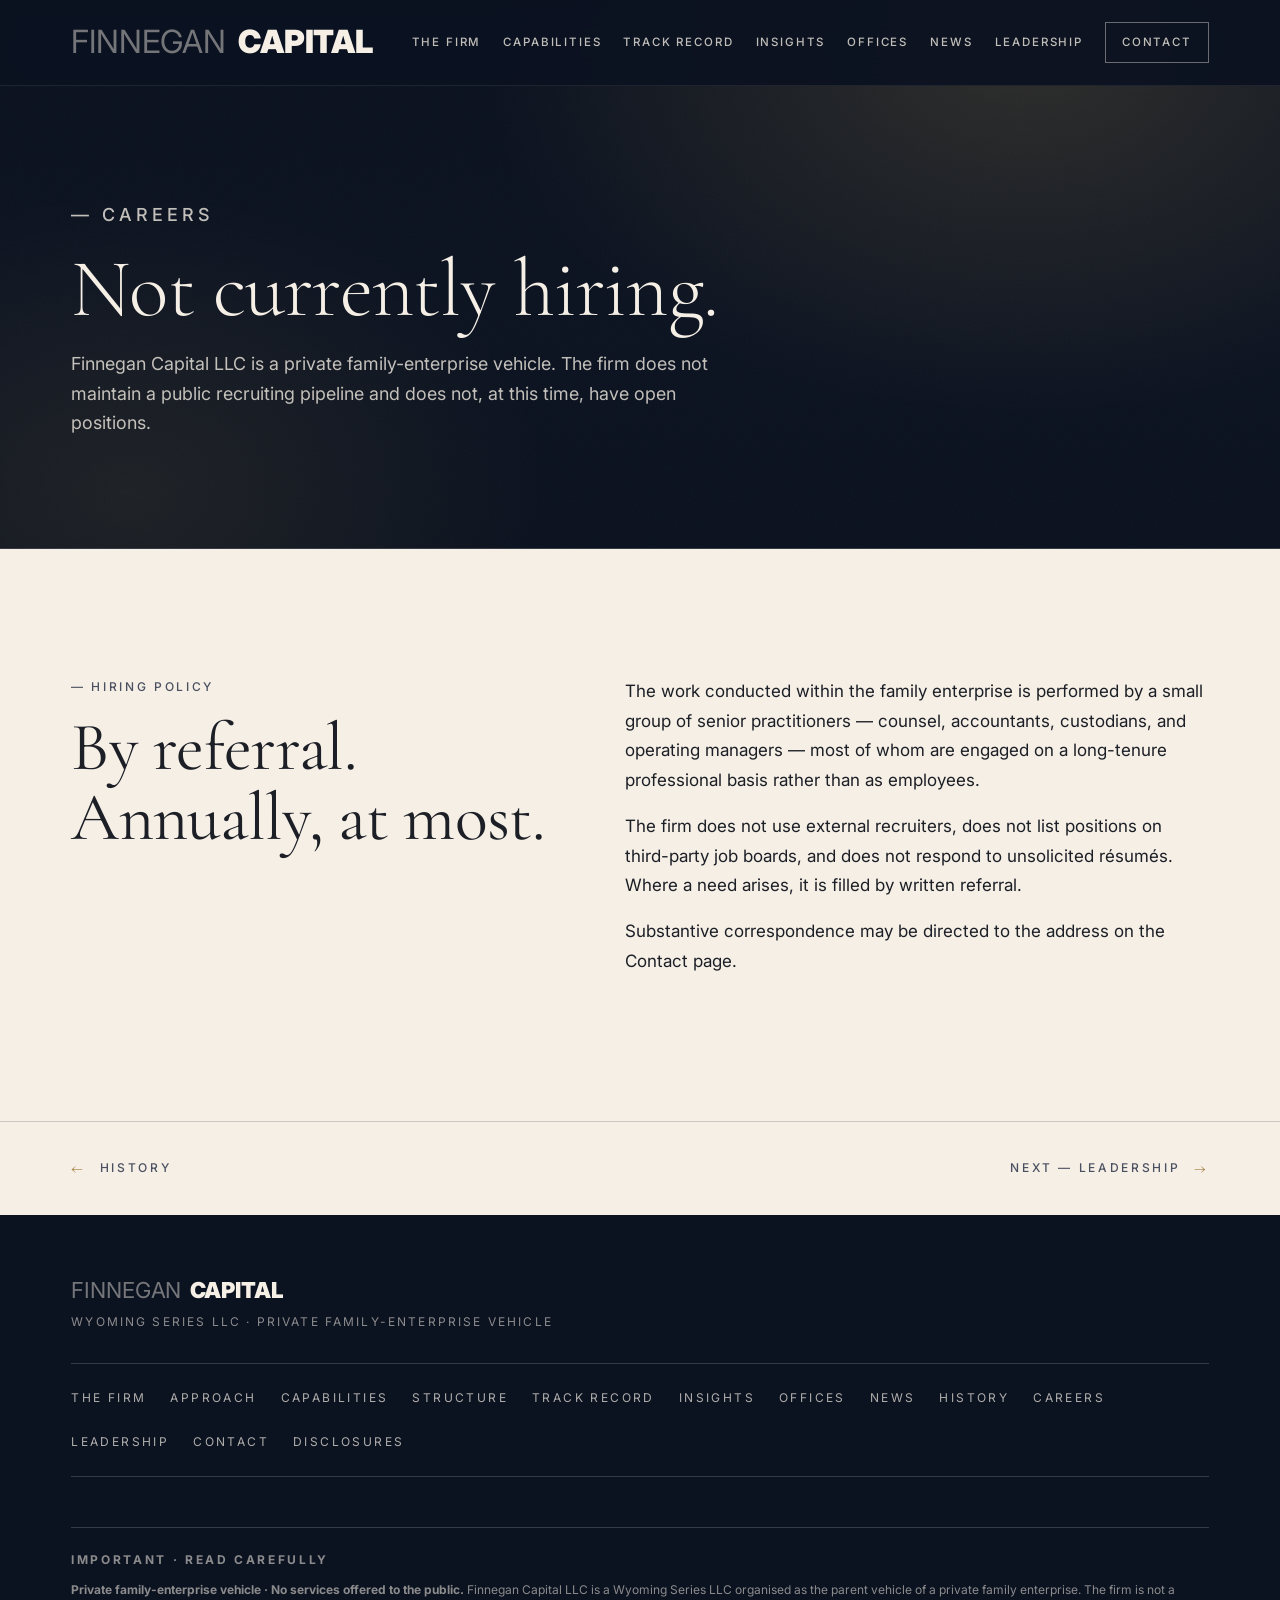
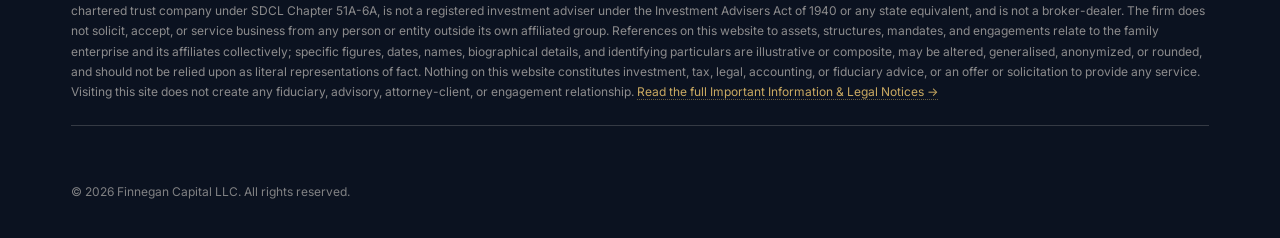
<file: careers.html>
<!DOCTYPE html>
<html lang="en">
<head>
<meta charset="UTF-8" />
<meta http-equiv="X-UA-Compatible" content="IE=edge" />
<meta name="viewport" content="width=device-width, initial-scale=1.0" />

<title>Careers — Finnegan Capital</title>
<meta name="description" content="Finnegan Capital LLC is a private family-enterprise vehicle and is not currently hiring. The firm does not maintain a public recruiting pipeline." />
<meta name="keywords" content="Finnegan Capital, private family enterprise" />
<meta name="author" content="Finnegan Capital LLC" />
<meta name="robots" content="index,follow,max-snippet:-1,max-image-preview:large,max-video-preview:-1" />
<meta name="theme-color" content="#0b1220" />
<link rel="canonical" href="https://finnegan.capital/careers.html" />
<meta property="og:site_name" content="Finnegan Capital" />
<meta property="og:type" content="website" />
<meta property="og:locale" content="en_US" />
<meta property="og:title" content="Careers — Finnegan Capital" />
<meta property="og:description" content="The firm is not currently hiring." />
<meta property="og:url" content="https://finnegan.capital/careers.html" />
<meta property="og:image" content="https://finnegan.capital/og-image.png" />
<meta property="og:image:width" content="1200" />
<meta property="og:image:height" content="630" />
<meta name="twitter:card" content="summary_large_image" />
<meta name="twitter:title" content="Careers — Finnegan Capital" />
<meta name="twitter:description" content="The firm is not currently hiring." />
<meta name="twitter:image" content="https://finnegan.capital/og-image.png" />
<link rel="icon" type="image/svg+xml" href="favicon.svg" />
<link rel="apple-touch-icon" href="favicon.svg" />
<link rel="manifest" href="site.webmanifest" />
<link rel="preconnect" href="https://fonts.googleapis.com" />
<link rel="preconnect" href="https://fonts.gstatic.com" crossorigin />
<link href="https://fonts.googleapis.com/css2?family=Cormorant+Garamond:ital,wght@0,300;0,400;0,500;0,600;1,400&family=Inter:wght@300;400;500;600;700;900&display=swap" rel="stylesheet" />
<link rel="stylesheet" href="styles.css" />
<script type="application/ld+json">
{"@context":"https://schema.org","@type":"FinancialService","@id":"https://finnegan.capital/#organization","name":"Finnegan Capital","alternateName":"Finnegan Capital LLC","url":"https://finnegan.capital/","logo":"https://finnegan.capital/favicon.svg"}
</script>
</head>
<body class="page--inner">

<header class="nav" id="nav">
  <div class="nav__inner">
    <a href="index.html" class="brand"><span class="wordmark"><span class="wordmark__a">FINNEGAN</span><span class="wordmark__b">CAPITAL</span></span></a>
    <nav class="nav__links" aria-label="Primary">
      <a href="firm.html">The Firm</a>
      <a href="capabilities.html">Capabilities</a>
      <a href="track-record.html">Track Record</a>
      <a href="insights.html">Insights</a>
      <a href="offices.html">Offices</a>
      <a href="news.html">News</a>
      <a href="leadership.html">Leadership</a>
      <a href="contact.html" class="nav__cta">Contact</a>
    </nav>
    <button class="nav__toggle" aria-label="Open menu"><span></span><span></span><span></span></button>
  </div>
</header>

<section class="page-hero">
  <div class="hero__bg" aria-hidden="true"></div>
  <div class="hero__grain" aria-hidden="true"></div>
  <div class="container">
    <p class="eyebrow eyebrow--gold">— Careers</p>
    <h1>Not currently hiring.</h1>
    <p>Finnegan Capital LLC is a private family-enterprise vehicle. The firm does not maintain a public recruiting pipeline and does not, at this time, have open positions.</p>
  </div>
</section>

<section class="section section--cream">
  <div class="container grid-2">
    <div class="col">
      <p class="eyebrow">— Hiring policy</p>
      <h2 class="display">By referral. Annually, at most.</h2>
    </div>
    <div class="col col--prose">
      <p>The work conducted within the family enterprise is performed by a small group of senior practitioners — counsel, accountants, custodians, and operating managers — most of whom are engaged on a long-tenure professional basis rather than as employees.</p>
      <p>The firm does not use external recruiters, does not list positions on third-party job boards, and does not respond to unsolicited résumés. Where a need arises, it is filled by written referral.</p>
      <p>Substantive correspondence may be directed to the address on the <a href="contact.html">Contact</a> page.</p>
    </div>
  </div>
</section>

<section class="pager">
  <div class="container pager__inner">
    <a class="pager__prev" href="history.html"><span>←</span><em>History</em></a>
    <a class="pager__next" href="leadership.html"><em>Next — Leadership</em><span>→</span></a>
  </div>
</section>

<footer class="foot">
  <div class="container foot__inner">
    <div class="foot__brand"><div><span class="wordmark"><span class="wordmark__a">FINNEGAN</span><span class="wordmark__b">CAPITAL</span></span><p class="foot__sub">Wyoming Series LLC · Private family-enterprise vehicle</p></div></div>
    <nav class="foot__links"><a href="firm.html">The Firm</a><a href="approach.html">Approach</a><a href="capabilities.html">Capabilities</a><a href="structure.html">Structure</a><a href="track-record.html">Track Record</a><a href="insights.html">Insights</a><a href="offices.html">Offices</a><a href="news.html">News</a><a href="history.html">History</a><a href="careers.html">Careers</a><a href="leadership.html">Leadership</a><a href="contact.html">Contact</a><a href="disclosures.html">Disclosures</a></nav>
    <div class="foot__notices">
      <p class="foot__notices-head">Important · Read Carefully</p>
      <p><strong>Private family-enterprise vehicle · No services offered to the public.</strong> Finnegan Capital LLC is a Wyoming Series LLC organised as the parent vehicle of a private family enterprise. The firm is not a chartered trust company under SDCL Chapter 51A-6A, is not a registered investment adviser under the Investment Advisers Act of 1940 or any state equivalent, and is not a broker-dealer. The firm does not solicit, accept, or service business from any person or entity outside its own affiliated group. References on this website to assets, structures, mandates, and engagements relate to the family enterprise and its affiliates collectively; specific figures, dates, names, biographical details, and identifying particulars are illustrative or composite, may be altered, generalised, anonymized, or rounded, and should not be relied upon as literal representations of fact. Nothing on this website constitutes investment, tax, legal, accounting, or fiduciary advice, or an offer or solicitation to provide any service. Visiting this site does not create any fiduciary, advisory, attorney-client, or engagement relationship. <a href="disclosures.html">Read the full Important Information &amp; Legal Notices →</a></p>
    </div>
    <p class="foot__legal">© <span id="year"></span> Finnegan Capital LLC. All rights reserved.</p>
  </div>
</footer>

<script src="script.js"></script>
</body>
</html>
</file>
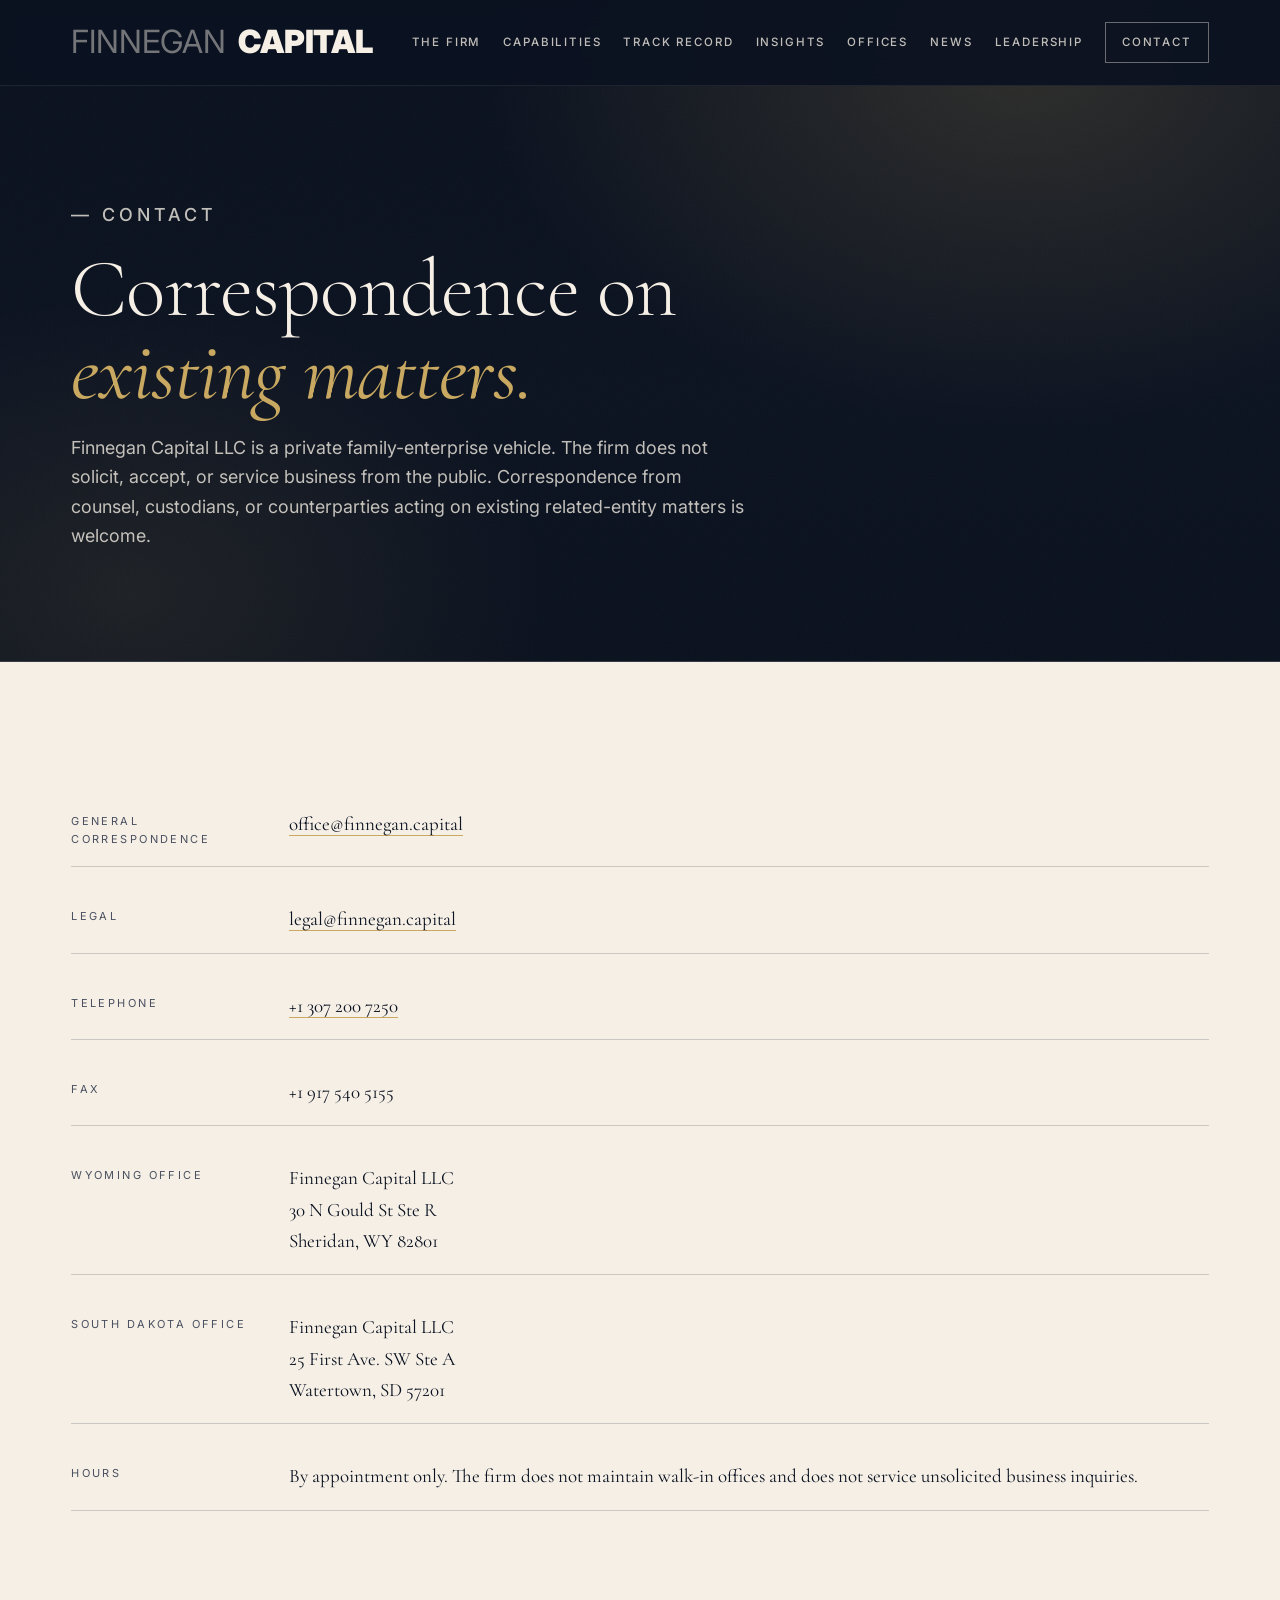
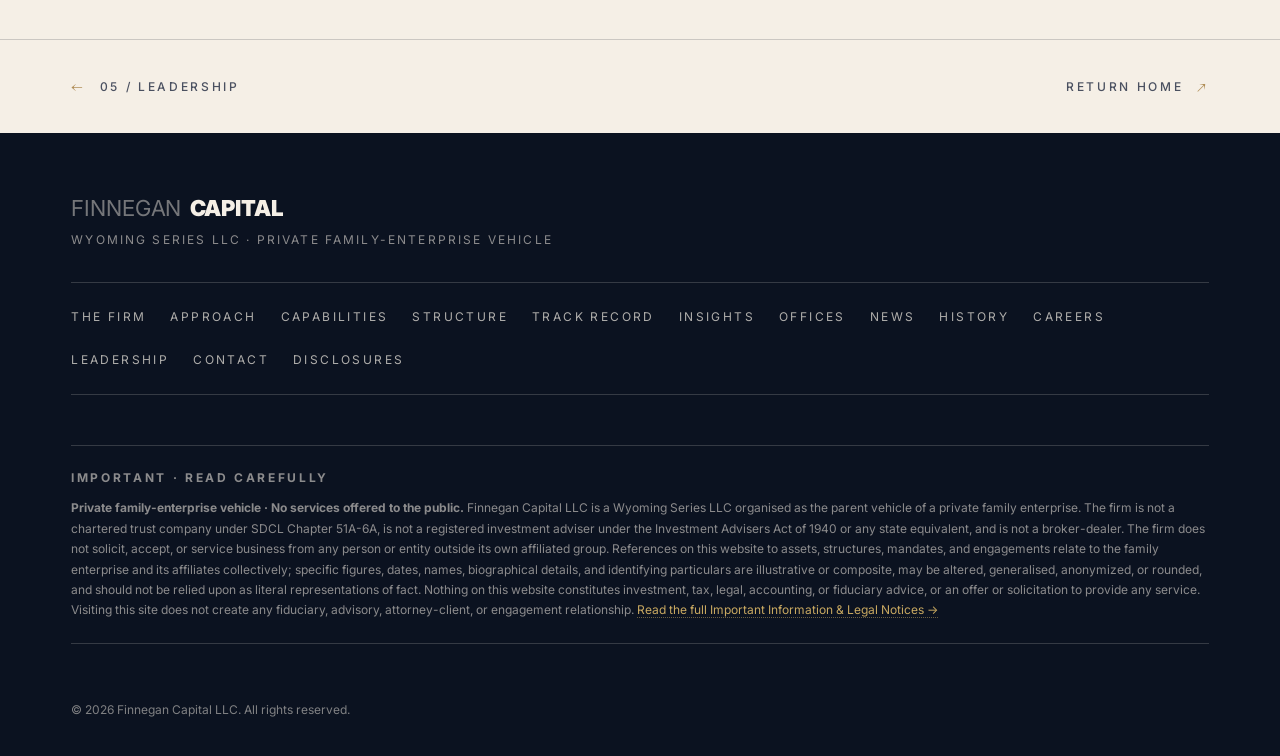
<file: contact.html>
<!DOCTYPE html>
<html lang="en">
<head>
<meta charset="UTF-8" />
<meta http-equiv="X-UA-Compatible" content="IE=edge" />
<meta name="viewport" content="width=device-width, initial-scale=1.0" />

<title>Contact — Finnegan Capital</title>
<meta name="description" content="Correspondence addresses and telephone for Finnegan Capital LLC. The firm is a private family-enterprise vehicle and does not solicit, accept, or service business from the public." />
<meta name="keywords" content="Finnegan Capital contact, family office contact, trustee contact, investment advisory contact" />
<meta name="author" content="Finnegan Capital LLC" />
<meta name="robots" content="index,follow,max-snippet:-1,max-image-preview:large,max-video-preview:-1" />
<meta name="theme-color" content="#0b1220" />
<link rel="canonical" href="https://finnegan.capital/contact.html" />
<meta property="og:site_name" content="Finnegan Capital" />
<meta property="og:type" content="website" />
<meta property="og:locale" content="en_US" />
<meta property="og:title" content="Contact — Finnegan Capital" />
<meta property="og:description" content="Correspondence addresses for a private family-enterprise vehicle. Two offices — Wyoming and South Dakota." />
<meta property="og:url" content="https://finnegan.capital/contact.html" />
<meta property="og:image" content="https://finnegan.capital/og-image.png" />
<meta property="og:image:width" content="1200" />
<meta property="og:image:height" content="630" />
<meta name="twitter:card" content="summary_large_image" />
<meta name="twitter:title" content="Contact — Finnegan Capital" />
<meta name="twitter:description" content="Two offices — Wyoming and South Dakota." />
<meta name="twitter:image" content="https://finnegan.capital/og-image.png" />
<link rel="icon" type="image/svg+xml" href="favicon.svg" />
<link rel="apple-touch-icon" href="favicon.svg" />
<link rel="manifest" href="site.webmanifest" />
<link rel="preconnect" href="https://fonts.googleapis.com" />
<link rel="preconnect" href="https://fonts.gstatic.com" crossorigin />
<link href="https://fonts.googleapis.com/css2?family=Cormorant+Garamond:ital,wght@0,300;0,400;0,500;0,600;1,400&family=Inter:wght@300;400;500;600;700;900&display=swap" rel="stylesheet" />
<link rel="stylesheet" href="styles.css" />
<script type="application/ld+json">
{"@context":"https://schema.org","@type":"Organization","@id":"https://finnegan.capital/#organization","name":"Finnegan Capital","alternateName":"Finnegan Capital LLC","url":"https://finnegan.capital/","logo":"https://finnegan.capital/favicon.svg","telephone":"+1-307-200-7250","faxNumber":"+1-917-540-5155","address":{"@type":"PostalAddress","streetAddress":"30 N Gould St Ste R","addressLocality":"Sheridan","addressRegion":"WY","postalCode":"82801","addressCountry":"US"},"contactPoint":[{"@type":"ContactPoint","contactType":"general","telephone":"+1-307-200-7250","faxNumber":"+1-917-540-5155","email":"office@finnegan.capital"},{"@type":"ContactPoint","contactType":"legal","email":"legal@finnegan.capital"}]}
</script>
</head>
<body class="page--inner">

<header class="nav" id="nav">
  <div class="nav__inner">
    <a href="index.html" class="brand"><span class="wordmark"><span class="wordmark__a">FINNEGAN</span><span class="wordmark__b">CAPITAL</span></span></a>
    <nav class="nav__links" aria-label="Primary">
      <a href="firm.html">The Firm</a>
      <a href="capabilities.html">Capabilities</a>
      <a href="track-record.html">Track Record</a>
      <a href="insights.html">Insights</a>
      <a href="offices.html">Offices</a>
      <a href="news.html">News</a>
      <a href="leadership.html">Leadership</a>
      <a href="contact.html" class="nav__cta" aria-current="page">Contact</a>
    </nav>
    <button class="nav__toggle" aria-label="Open menu"><span></span><span></span><span></span></button>
  </div>
</header>

<section class="page-hero">
  <div class="hero__bg" aria-hidden="true"></div>
  <div class="hero__grain" aria-hidden="true"></div>
  <div class="container">
    <p class="eyebrow eyebrow--gold">— Contact</p>
    <h1>Correspondence on <em>existing matters.</em></h1>
    <p>Finnegan Capital LLC is a private family-enterprise vehicle. The firm does not solicit, accept, or service business from the public. Correspondence from counsel, custodians, or counterparties acting on existing related-entity matters is welcome.</p>
  </div>
</section>

<section class="section section--cream">
  <div class="container">
    <dl class="contact">
      <div>
        <dt>General correspondence</dt>
        <dd><a href="mailto:office@finnegan.capital">office@finnegan.capital</a></dd>
      </div>
      <div>
        <dt>Legal</dt>
        <dd><a href="mailto:legal@finnegan.capital">legal@finnegan.capital</a></dd>
      </div>
      <div>
        <dt>Telephone</dt>
        <dd><a href="tel:+13072007250">+1 307 200 7250</a></dd>
      </div>
      <div>
        <dt>Fax</dt>
        <dd>+1 917 540 5155</dd>
      </div>
      <div>
        <dt>Wyoming office</dt>
        <dd>Finnegan Capital LLC<br/>30 N Gould St Ste R<br/>Sheridan, WY 82801</dd>
      </div>
      <div>
        <dt>South Dakota office</dt>
        <dd>Finnegan Capital LLC<br/>25 First Ave. SW Ste A<br/>Watertown, SD 57201</dd>
      </div>
      <div>
        <dt>Hours</dt>
        <dd>By appointment only. The firm does not maintain walk-in offices and does not service unsolicited business inquiries.</dd>
      </div>
    </dl>
  </div>
</section>

<section class="pager">
  <div class="container pager__inner">
    <a class="pager__prev" href="leadership.html"><span>←</span><em>05 / Leadership</em></a>
    <a class="pager__next" href="index.html"><em>Return home</em><span>↗</span></a>
  </div>
</section>

<footer class="foot">
  <div class="container foot__inner">
    <div class="foot__brand"><div><span class="wordmark"><span class="wordmark__a">FINNEGAN</span><span class="wordmark__b">CAPITAL</span></span><p class="foot__sub">Wyoming Series LLC · Private family-enterprise vehicle</p></div></div>
    <nav class="foot__links"><a href="firm.html">The Firm</a><a href="approach.html">Approach</a><a href="capabilities.html">Capabilities</a><a href="structure.html">Structure</a><a href="track-record.html">Track Record</a><a href="insights.html">Insights</a><a href="offices.html">Offices</a><a href="news.html">News</a><a href="history.html">History</a><a href="careers.html">Careers</a><a href="leadership.html">Leadership</a><a href="contact.html">Contact</a><a href="disclosures.html">Disclosures</a></nav>
    <div class="foot__notices">
      <p class="foot__notices-head">Important · Read Carefully</p>
      <p><strong>Private family-enterprise vehicle · No services offered to the public.</strong> Finnegan Capital LLC is a Wyoming Series LLC organised as the parent vehicle of a private family enterprise. The firm is not a chartered trust company under SDCL Chapter 51A-6A, is not a registered investment adviser under the Investment Advisers Act of 1940 or any state equivalent, and is not a broker-dealer. The firm does not solicit, accept, or service business from any person or entity outside its own affiliated group. References on this website to assets, structures, mandates, and engagements relate to the family enterprise and its affiliates collectively; specific figures, dates, names, biographical details, and identifying particulars are illustrative or composite, may be altered, generalised, anonymized, or rounded, and should not be relied upon as literal representations of fact. Nothing on this website constitutes investment, tax, legal, accounting, or fiduciary advice, or an offer or solicitation to provide any service. Visiting this site does not create any fiduciary, advisory, attorney-client, or engagement relationship. <a href="disclosures.html">Read the full Important Information &amp; Legal Notices →</a></p>
    </div>
    <p class="foot__legal">© <span id="year"></span> Finnegan Capital LLC. All rights reserved.</p>
  </div>
</footer>

<script src="script.js"></script>
</body>
</html>
</file>
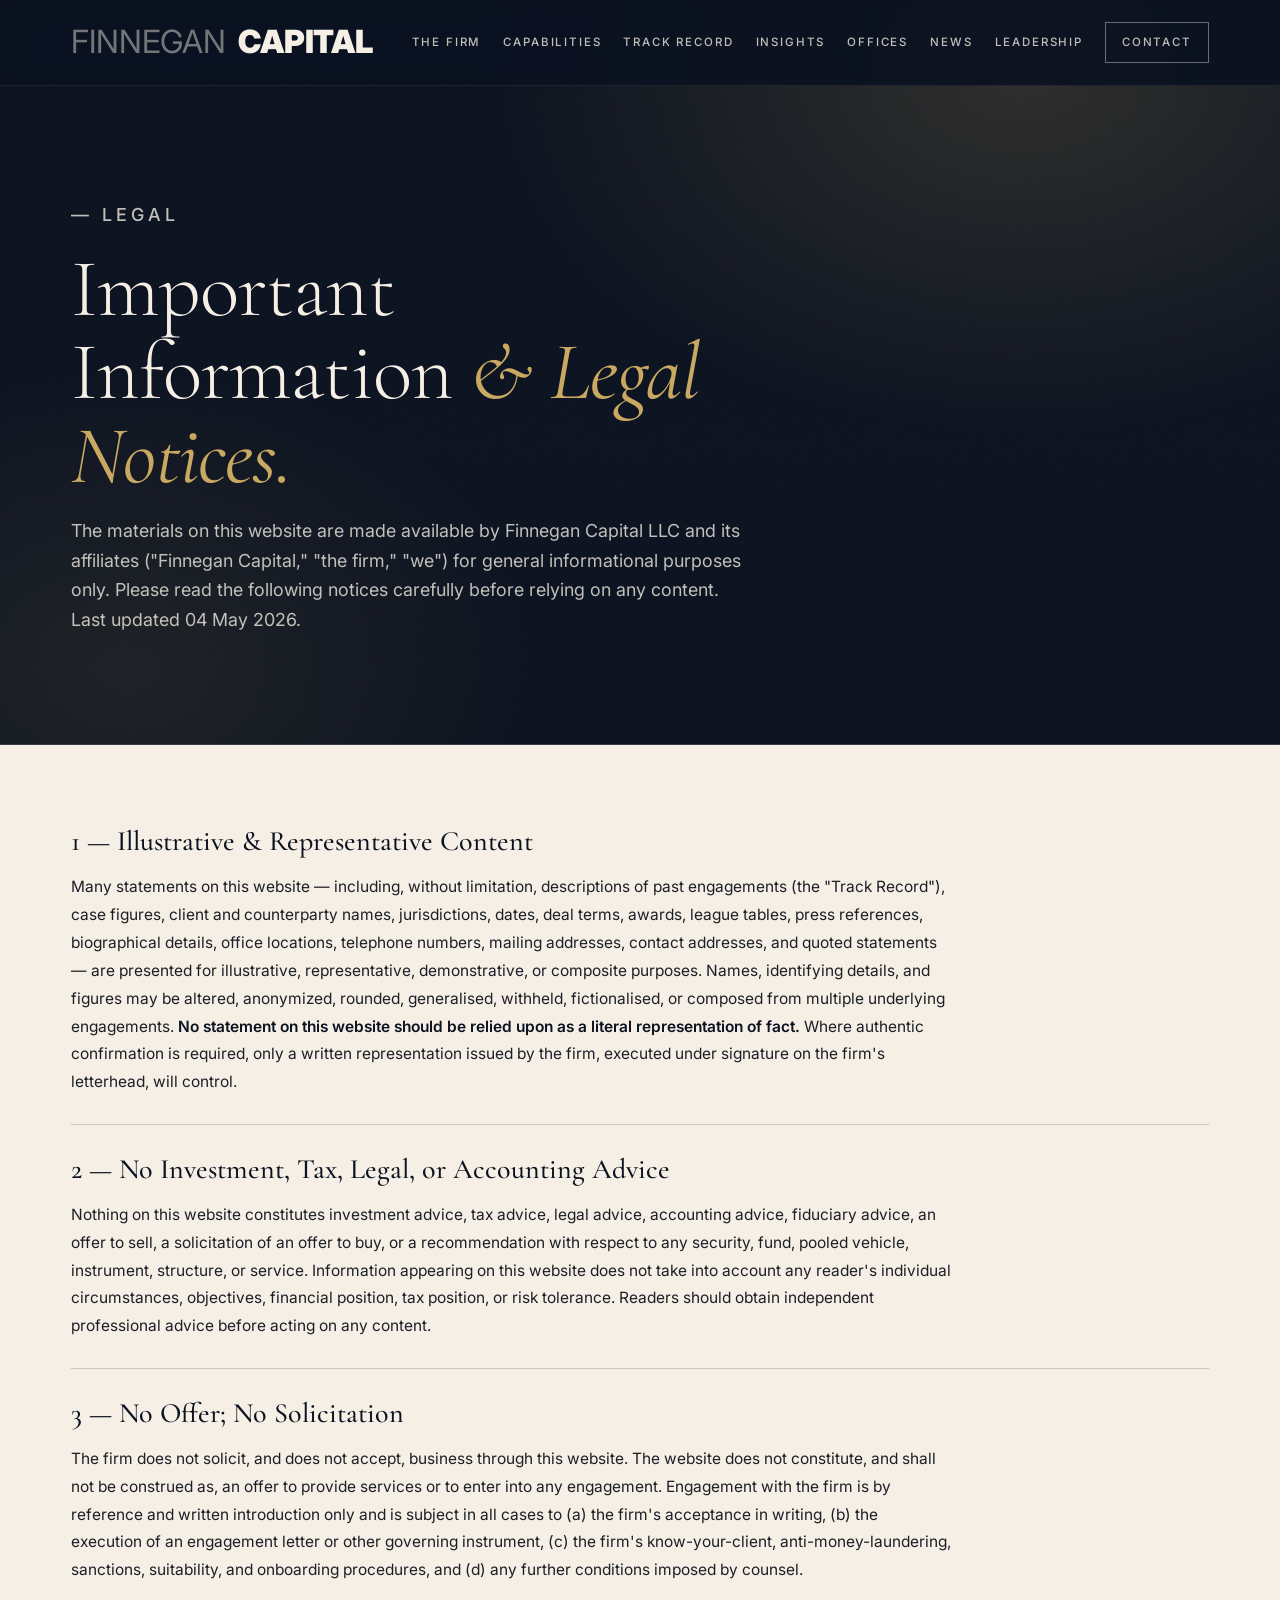
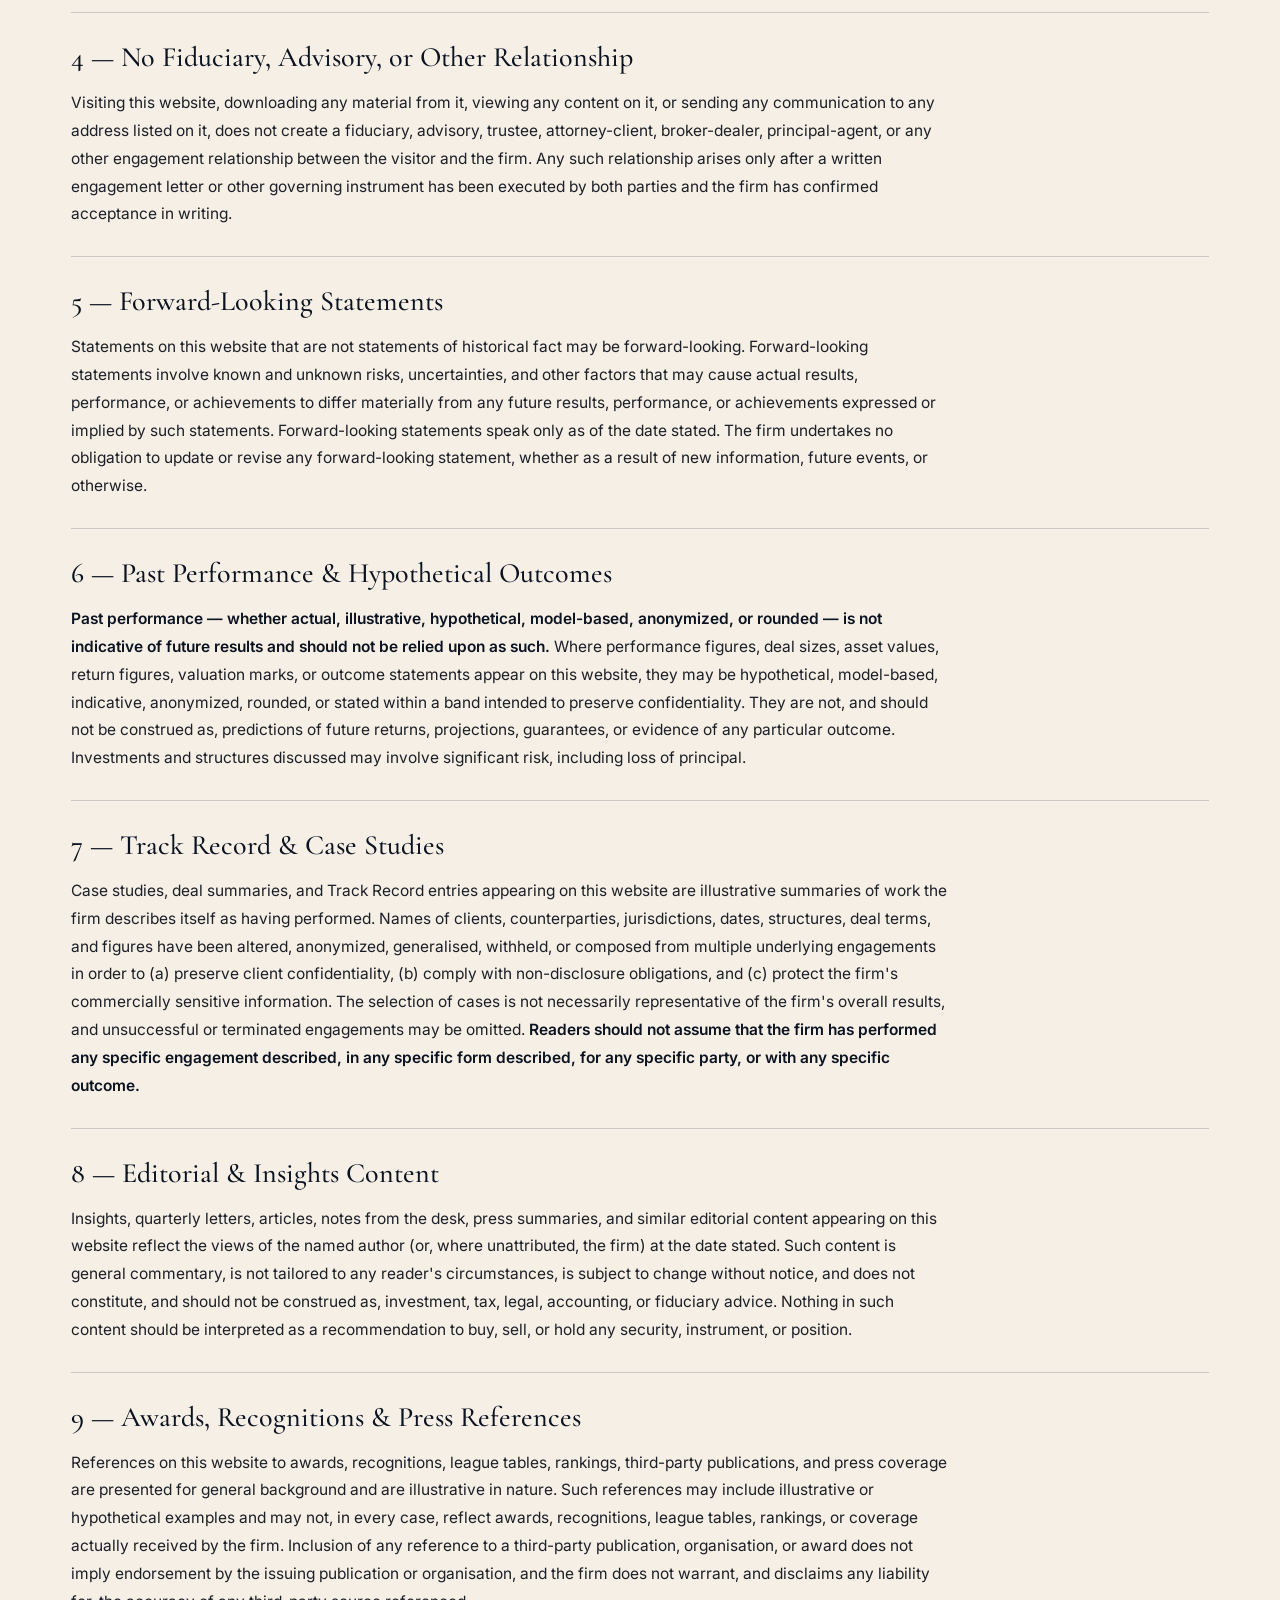
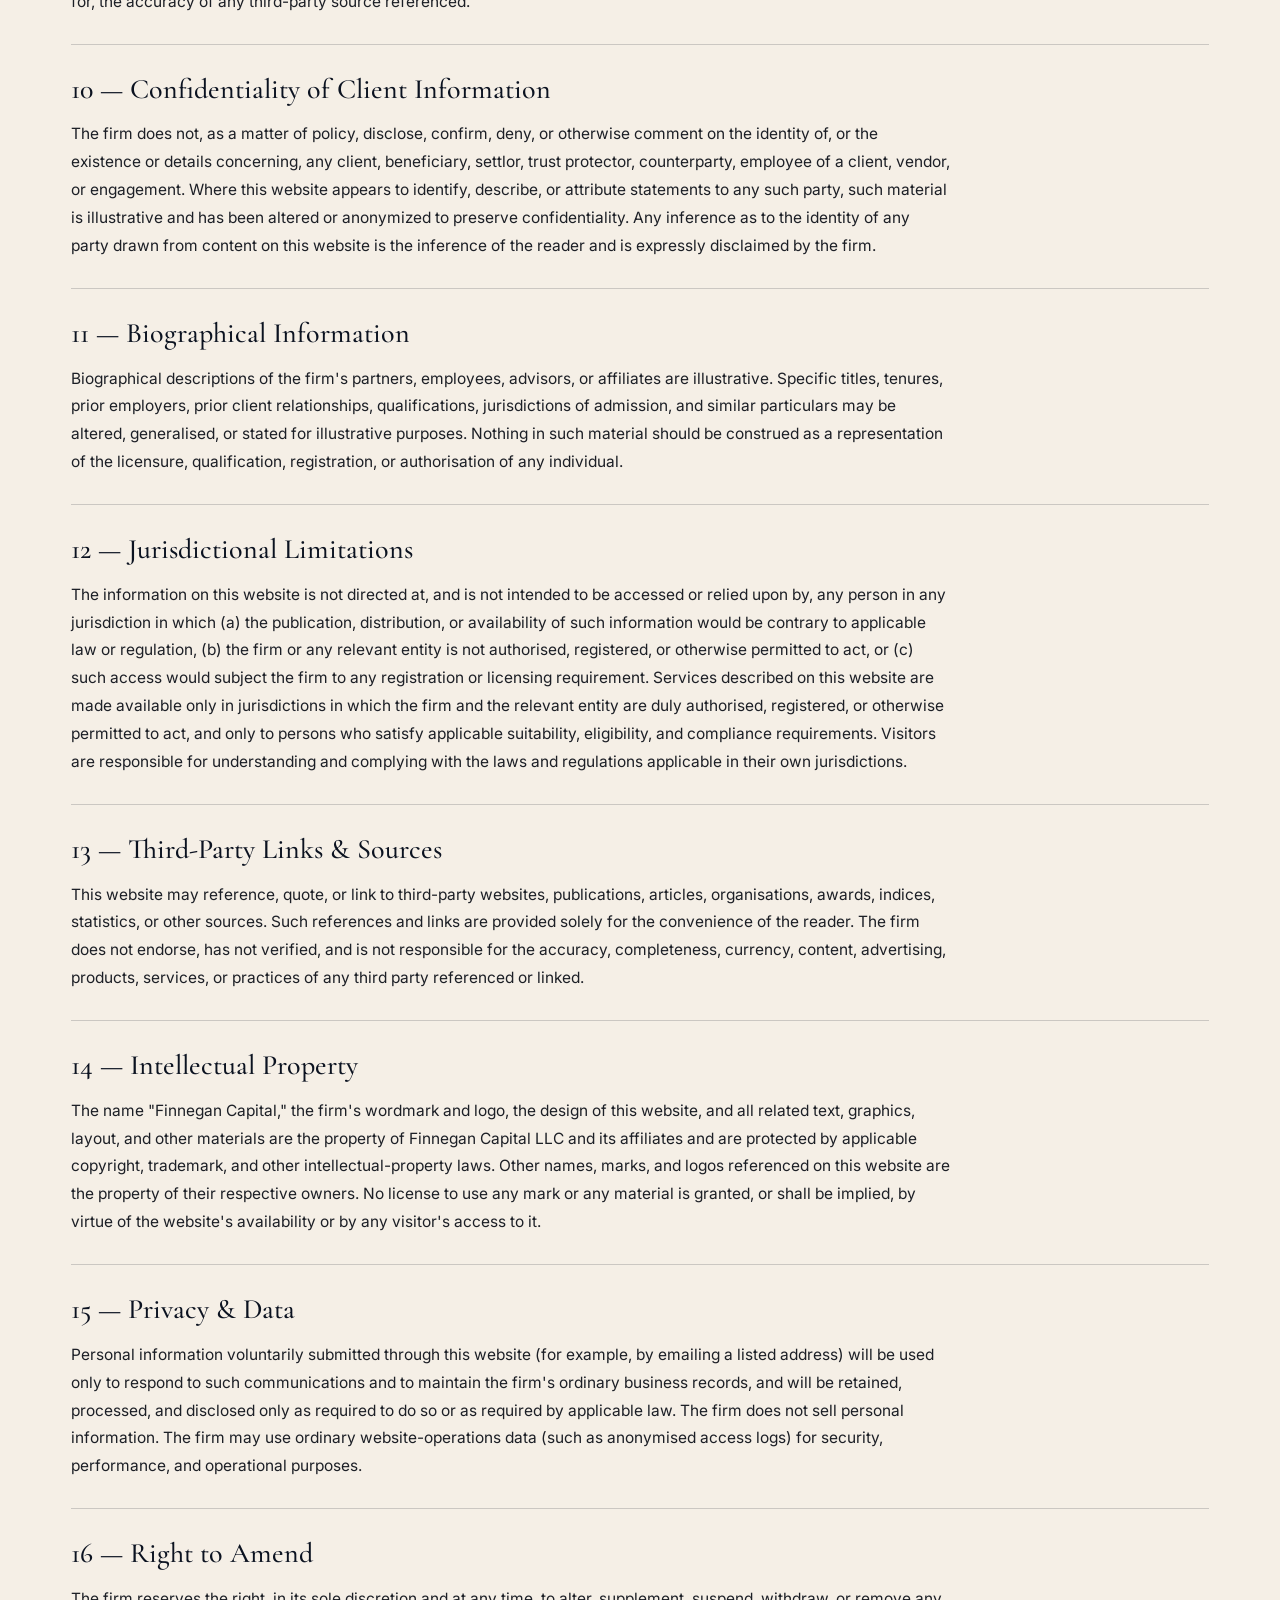
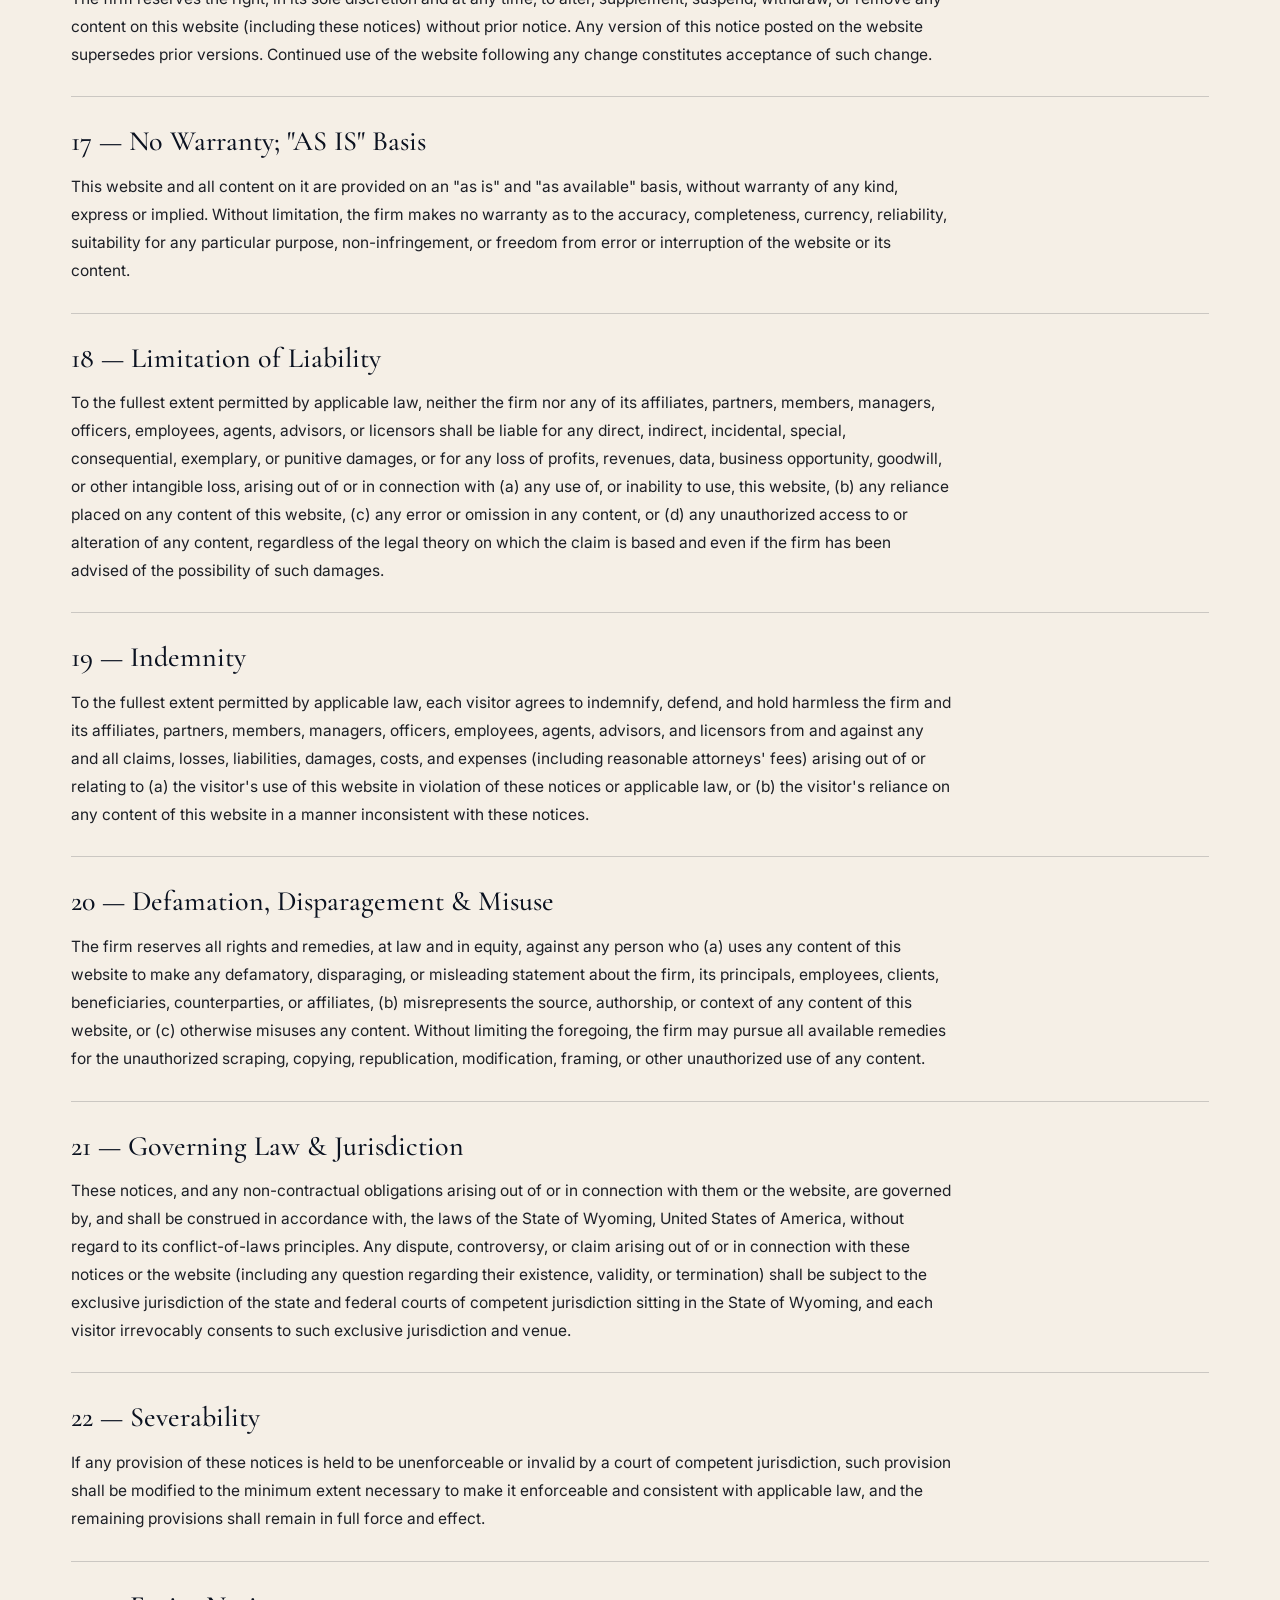
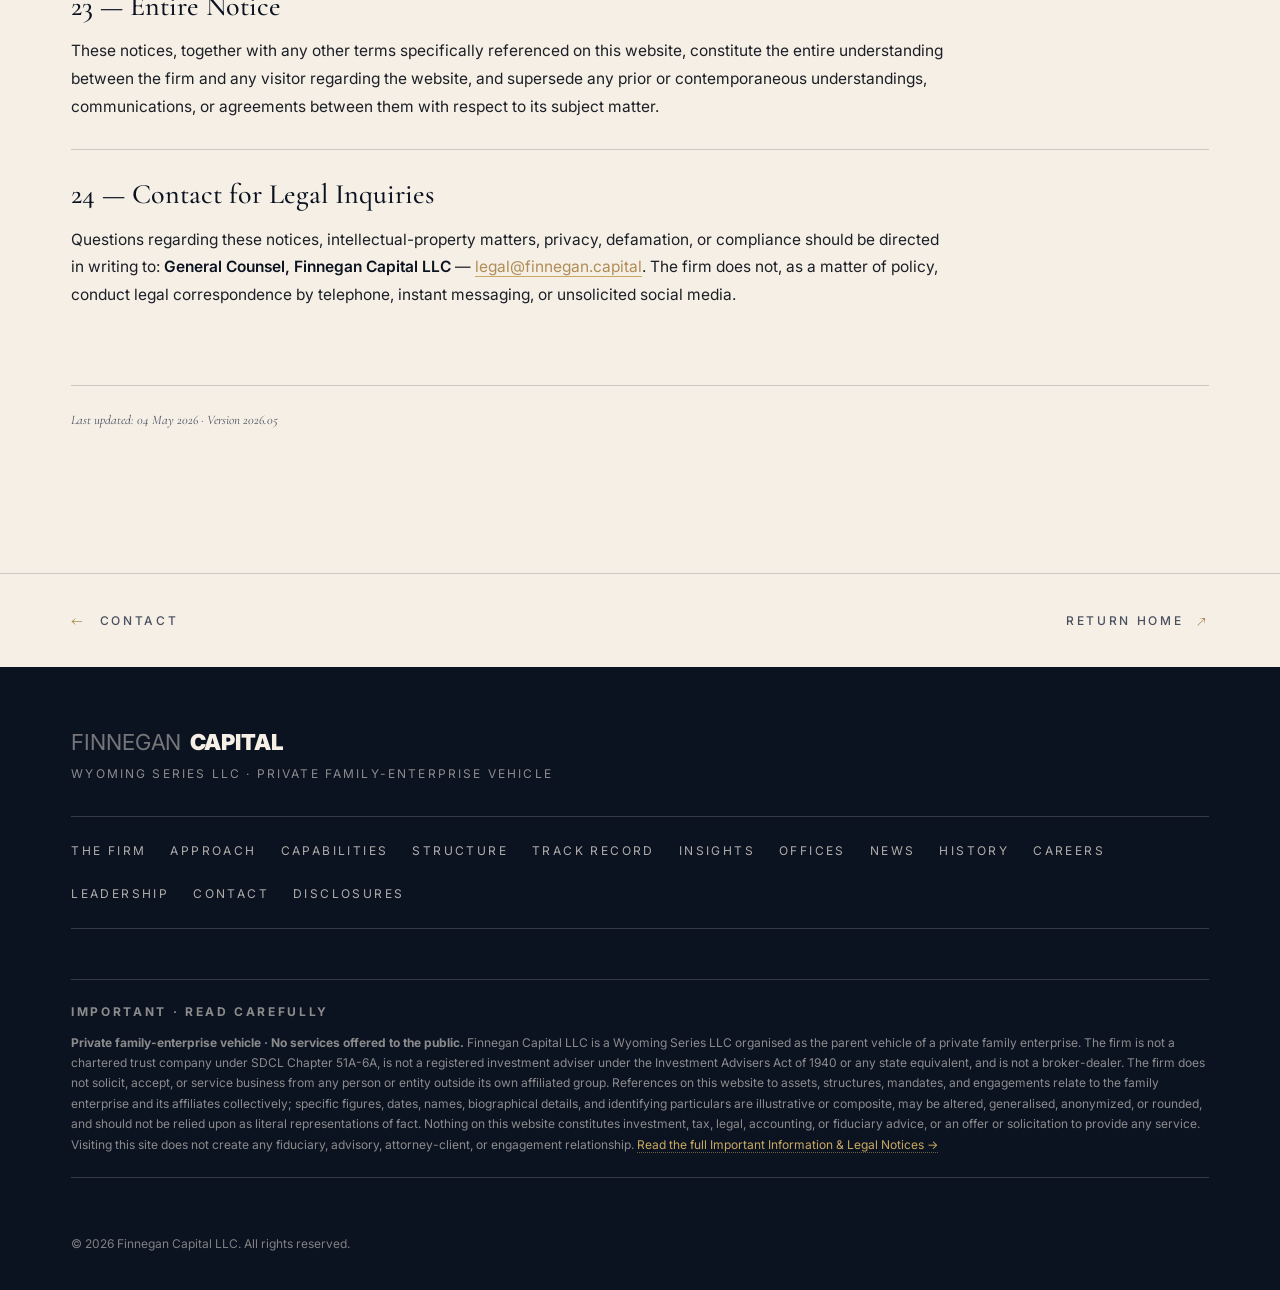
<file: disclosures.html>
<!DOCTYPE html>
<html lang="en">
<head>
<meta charset="UTF-8" />
<meta name="viewport" content="width=device-width, initial-scale=1.0" />
<title>Important Information &amp; Legal Notices — Finnegan Capital</title>
<meta name="description" content="Important information, legal notices, and disclaimers governing the use of the Finnegan Capital website and the content contained on it." />
<meta name="robots" content="noindex,nofollow" />
<link rel="preconnect" href="https://fonts.googleapis.com" />
<link rel="preconnect" href="https://fonts.gstatic.com" crossorigin />
<link href="https://fonts.googleapis.com/css2?family=Cormorant+Garamond:ital,wght@0,300;0,400;0,500;0,600;1,400&family=Inter:wght@300;400;500;600;700;900&display=swap" rel="stylesheet" />
<link rel="stylesheet" href="styles.css" />
</head>
<body class="page--inner">

<header class="nav" id="nav">
  <div class="nav__inner">
    <a href="index.html" class="brand"><span class="wordmark"><span class="wordmark__a">FINNEGAN</span><span class="wordmark__b">CAPITAL</span></span></a>
    <nav class="nav__links" aria-label="Primary">
      <a href="firm.html">The Firm</a>
      <a href="capabilities.html">Capabilities</a>
      <a href="track-record.html">Track Record</a>
      <a href="insights.html">Insights</a>
      <a href="offices.html">Offices</a>
      <a href="news.html">News</a>
      <a href="leadership.html">Leadership</a>
      <a href="contact.html" class="nav__cta">Contact</a>
    </nav>
    <button class="nav__toggle" aria-label="Open menu"><span></span><span></span><span></span></button>
  </div>
</header>

<section class="page-hero">
  <div class="hero__bg" aria-hidden="true"></div>
  <div class="hero__grain" aria-hidden="true"></div>
  <div class="container">
    <p class="eyebrow eyebrow--gold">— Legal</p>
    <h1>Important Information <em>&amp; Legal Notices.</em></h1>
    <p>The materials on this website are made available by Finnegan Capital LLC and its affiliates ("Finnegan Capital," "the firm," "we") for general informational purposes only. Please read the following notices carefully before relying on any content. Last updated 04 May 2026.</p>
  </div>
</section>

<section class="section section--cream legal">
  <div class="container">

    <article class="legal__sec">
      <h2>1 — Illustrative &amp; Representative Content</h2>
      <p>Many statements on this website — including, without limitation, descriptions of past engagements (the "Track Record"), case figures, client and counterparty names, jurisdictions, dates, deal terms, awards, league tables, press references, biographical details, office locations, telephone numbers, mailing addresses, contact addresses, and quoted statements — are presented for illustrative, representative, demonstrative, or composite purposes. Names, identifying details, and figures may be altered, anonymized, rounded, generalised, withheld, fictionalised, or composed from multiple underlying engagements. <strong>No statement on this website should be relied upon as a literal representation of fact.</strong> Where authentic confirmation is required, only a written representation issued by the firm, executed under signature on the firm&#39;s letterhead, will control.</p>
    </article>

    <article class="legal__sec">
      <h2>2 — No Investment, Tax, Legal, or Accounting Advice</h2>
      <p>Nothing on this website constitutes investment advice, tax advice, legal advice, accounting advice, fiduciary advice, an offer to sell, a solicitation of an offer to buy, or a recommendation with respect to any security, fund, pooled vehicle, instrument, structure, or service. Information appearing on this website does not take into account any reader&#39;s individual circumstances, objectives, financial position, tax position, or risk tolerance. Readers should obtain independent professional advice before acting on any content.</p>
    </article>

    <article class="legal__sec">
      <h2>3 — No Offer; No Solicitation</h2>
      <p>The firm does not solicit, and does not accept, business through this website. The website does not constitute, and shall not be construed as, an offer to provide services or to enter into any engagement. Engagement with the firm is by reference and written introduction only and is subject in all cases to (a) the firm&#39;s acceptance in writing, (b) the execution of an engagement letter or other governing instrument, (c) the firm&#39;s know-your-client, anti-money-laundering, sanctions, suitability, and onboarding procedures, and (d) any further conditions imposed by counsel.</p>
    </article>

    <article class="legal__sec">
      <h2>4 — No Fiduciary, Advisory, or Other Relationship</h2>
      <p>Visiting this website, downloading any material from it, viewing any content on it, or sending any communication to any address listed on it, does not create a fiduciary, advisory, trustee, attorney-client, broker-dealer, principal-agent, or any other engagement relationship between the visitor and the firm. Any such relationship arises only after a written engagement letter or other governing instrument has been executed by both parties and the firm has confirmed acceptance in writing.</p>
    </article>

    <article class="legal__sec">
      <h2>5 — Forward-Looking Statements</h2>
      <p>Statements on this website that are not statements of historical fact may be forward-looking. Forward-looking statements involve known and unknown risks, uncertainties, and other factors that may cause actual results, performance, or achievements to differ materially from any future results, performance, or achievements expressed or implied by such statements. Forward-looking statements speak only as of the date stated. The firm undertakes no obligation to update or revise any forward-looking statement, whether as a result of new information, future events, or otherwise.</p>
    </article>

    <article class="legal__sec">
      <h2>6 — Past Performance &amp; Hypothetical Outcomes</h2>
      <p><strong>Past performance — whether actual, illustrative, hypothetical, model-based, anonymized, or rounded — is not indicative of future results and should not be relied upon as such.</strong> Where performance figures, deal sizes, asset values, return figures, valuation marks, or outcome statements appear on this website, they may be hypothetical, model-based, indicative, anonymized, rounded, or stated within a band intended to preserve confidentiality. They are not, and should not be construed as, predictions of future returns, projections, guarantees, or evidence of any particular outcome. Investments and structures discussed may involve significant risk, including loss of principal.</p>
    </article>

    <article class="legal__sec">
      <h2>7 — Track Record &amp; Case Studies</h2>
      <p>Case studies, deal summaries, and Track Record entries appearing on this website are illustrative summaries of work the firm describes itself as having performed. Names of clients, counterparties, jurisdictions, dates, structures, deal terms, and figures have been altered, anonymized, generalised, withheld, or composed from multiple underlying engagements in order to (a) preserve client confidentiality, (b) comply with non-disclosure obligations, and (c) protect the firm&#39;s commercially sensitive information. The selection of cases is not necessarily representative of the firm&#39;s overall results, and unsuccessful or terminated engagements may be omitted. <strong>Readers should not assume that the firm has performed any specific engagement described, in any specific form described, for any specific party, or with any specific outcome.</strong></p>
    </article>

    <article class="legal__sec">
      <h2>8 — Editorial &amp; Insights Content</h2>
      <p>Insights, quarterly letters, articles, notes from the desk, press summaries, and similar editorial content appearing on this website reflect the views of the named author (or, where unattributed, the firm) at the date stated. Such content is general commentary, is not tailored to any reader&#39;s circumstances, is subject to change without notice, and does not constitute, and should not be construed as, investment, tax, legal, accounting, or fiduciary advice. Nothing in such content should be interpreted as a recommendation to buy, sell, or hold any security, instrument, or position.</p>
    </article>

    <article class="legal__sec">
      <h2>9 — Awards, Recognitions &amp; Press References</h2>
      <p>References on this website to awards, recognitions, league tables, rankings, third-party publications, and press coverage are presented for general background and are illustrative in nature. Such references may include illustrative or hypothetical examples and may not, in every case, reflect awards, recognitions, league tables, rankings, or coverage actually received by the firm. Inclusion of any reference to a third-party publication, organisation, or award does not imply endorsement by the issuing publication or organisation, and the firm does not warrant, and disclaims any liability for, the accuracy of any third-party source referenced.</p>
    </article>

    <article class="legal__sec">
      <h2>10 — Confidentiality of Client Information</h2>
      <p>The firm does not, as a matter of policy, disclose, confirm, deny, or otherwise comment on the identity of, or the existence or details concerning, any client, beneficiary, settlor, trust protector, counterparty, employee of a client, vendor, or engagement. Where this website appears to identify, describe, or attribute statements to any such party, such material is illustrative and has been altered or anonymized to preserve confidentiality. Any inference as to the identity of any party drawn from content on this website is the inference of the reader and is expressly disclaimed by the firm.</p>
    </article>

    <article class="legal__sec">
      <h2>11 — Biographical Information</h2>
      <p>Biographical descriptions of the firm&#39;s partners, employees, advisors, or affiliates are illustrative. Specific titles, tenures, prior employers, prior client relationships, qualifications, jurisdictions of admission, and similar particulars may be altered, generalised, or stated for illustrative purposes. Nothing in such material should be construed as a representation of the licensure, qualification, registration, or authorisation of any individual.</p>
    </article>

    <article class="legal__sec">
      <h2>12 — Jurisdictional Limitations</h2>
      <p>The information on this website is not directed at, and is not intended to be accessed or relied upon by, any person in any jurisdiction in which (a) the publication, distribution, or availability of such information would be contrary to applicable law or regulation, (b) the firm or any relevant entity is not authorised, registered, or otherwise permitted to act, or (c) such access would subject the firm to any registration or licensing requirement. Services described on this website are made available only in jurisdictions in which the firm and the relevant entity are duly authorised, registered, or otherwise permitted to act, and only to persons who satisfy applicable suitability, eligibility, and compliance requirements. Visitors are responsible for understanding and complying with the laws and regulations applicable in their own jurisdictions.</p>
    </article>

    <article class="legal__sec">
      <h2>13 — Third-Party Links &amp; Sources</h2>
      <p>This website may reference, quote, or link to third-party websites, publications, articles, organisations, awards, indices, statistics, or other sources. Such references and links are provided solely for the convenience of the reader. The firm does not endorse, has not verified, and is not responsible for the accuracy, completeness, currency, content, advertising, products, services, or practices of any third party referenced or linked.</p>
    </article>

    <article class="legal__sec">
      <h2>14 — Intellectual Property</h2>
      <p>The name "Finnegan Capital," the firm&#39;s wordmark and logo, the design of this website, and all related text, graphics, layout, and other materials are the property of Finnegan Capital LLC and its affiliates and are protected by applicable copyright, trademark, and other intellectual-property laws. Other names, marks, and logos referenced on this website are the property of their respective owners. No license to use any mark or any material is granted, or shall be implied, by virtue of the website&#39;s availability or by any visitor&#39;s access to it.</p>
    </article>

    <article class="legal__sec">
      <h2>15 — Privacy &amp; Data</h2>
      <p>Personal information voluntarily submitted through this website (for example, by emailing a listed address) will be used only to respond to such communications and to maintain the firm&#39;s ordinary business records, and will be retained, processed, and disclosed only as required to do so or as required by applicable law. The firm does not sell personal information. The firm may use ordinary website-operations data (such as anonymised access logs) for security, performance, and operational purposes.</p>
    </article>

    <article class="legal__sec">
      <h2>16 — Right to Amend</h2>
      <p>The firm reserves the right, in its sole discretion and at any time, to alter, supplement, suspend, withdraw, or remove any content on this website (including these notices) without prior notice. Any version of this notice posted on the website supersedes prior versions. Continued use of the website following any change constitutes acceptance of such change.</p>
    </article>

    <article class="legal__sec">
      <h2>17 — No Warranty; "AS IS" Basis</h2>
      <p>This website and all content on it are provided on an "as is" and "as available" basis, without warranty of any kind, express or implied. Without limitation, the firm makes no warranty as to the accuracy, completeness, currency, reliability, suitability for any particular purpose, non-infringement, or freedom from error or interruption of the website or its content.</p>
    </article>

    <article class="legal__sec">
      <h2>18 — Limitation of Liability</h2>
      <p>To the fullest extent permitted by applicable law, neither the firm nor any of its affiliates, partners, members, managers, officers, employees, agents, advisors, or licensors shall be liable for any direct, indirect, incidental, special, consequential, exemplary, or punitive damages, or for any loss of profits, revenues, data, business opportunity, goodwill, or other intangible loss, arising out of or in connection with (a) any use of, or inability to use, this website, (b) any reliance placed on any content of this website, (c) any error or omission in any content, or (d) any unauthorized access to or alteration of any content, regardless of the legal theory on which the claim is based and even if the firm has been advised of the possibility of such damages.</p>
    </article>

    <article class="legal__sec">
      <h2>19 — Indemnity</h2>
      <p>To the fullest extent permitted by applicable law, each visitor agrees to indemnify, defend, and hold harmless the firm and its affiliates, partners, members, managers, officers, employees, agents, advisors, and licensors from and against any and all claims, losses, liabilities, damages, costs, and expenses (including reasonable attorneys&#39; fees) arising out of or relating to (a) the visitor&#39;s use of this website in violation of these notices or applicable law, or (b) the visitor&#39;s reliance on any content of this website in a manner inconsistent with these notices.</p>
    </article>

    <article class="legal__sec">
      <h2>20 — Defamation, Disparagement &amp; Misuse</h2>
      <p>The firm reserves all rights and remedies, at law and in equity, against any person who (a) uses any content of this website to make any defamatory, disparaging, or misleading statement about the firm, its principals, employees, clients, beneficiaries, counterparties, or affiliates, (b) misrepresents the source, authorship, or context of any content of this website, or (c) otherwise misuses any content. Without limiting the foregoing, the firm may pursue all available remedies for the unauthorized scraping, copying, republication, modification, framing, or other unauthorized use of any content.</p>
    </article>

    <article class="legal__sec">
      <h2>21 — Governing Law &amp; Jurisdiction</h2>
      <p>These notices, and any non-contractual obligations arising out of or in connection with them or the website, are governed by, and shall be construed in accordance with, the laws of the State of Wyoming, United States of America, without regard to its conflict-of-laws principles. Any dispute, controversy, or claim arising out of or in connection with these notices or the website (including any question regarding their existence, validity, or termination) shall be subject to the exclusive jurisdiction of the state and federal courts of competent jurisdiction sitting in the State of Wyoming, and each visitor irrevocably consents to such exclusive jurisdiction and venue.</p>
    </article>

    <article class="legal__sec">
      <h2>22 — Severability</h2>
      <p>If any provision of these notices is held to be unenforceable or invalid by a court of competent jurisdiction, such provision shall be modified to the minimum extent necessary to make it enforceable and consistent with applicable law, and the remaining provisions shall remain in full force and effect.</p>
    </article>

    <article class="legal__sec">
      <h2>23 — Entire Notice</h2>
      <p>These notices, together with any other terms specifically referenced on this website, constitute the entire understanding between the firm and any visitor regarding the website, and supersede any prior or contemporaneous understandings, communications, or agreements between them with respect to its subject matter.</p>
    </article>

    <article class="legal__sec">
      <h2>24 — Contact for Legal Inquiries</h2>
      <p>Questions regarding these notices, intellectual-property matters, privacy, defamation, or compliance should be directed in writing to: <strong>General Counsel, Finnegan Capital LLC</strong> — <a href="mailto:legal@finnegan.capital">legal@finnegan.capital</a>. The firm does not, as a matter of policy, conduct legal correspondence by telephone, instant messaging, or unsolicited social media.</p>
    </article>

    <p class="legal__updated">Last updated: 04 May 2026 · Version 2026.05</p>

  </div>
</section>

<section class="pager">
  <div class="container pager__inner">
    <a class="pager__prev" href="contact.html"><span>←</span><em>Contact</em></a>
    <a class="pager__next" href="index.html"><em>Return home</em><span>↗</span></a>
  </div>
</section>

<footer class="foot">
  <div class="container foot__inner">
    <div class="foot__brand"><div><span class="wordmark"><span class="wordmark__a">FINNEGAN</span><span class="wordmark__b">CAPITAL</span></span><p class="foot__sub">Wyoming Series LLC · Private family-enterprise vehicle</p></div></div>
    <nav class="foot__links"><a href="firm.html">The Firm</a><a href="approach.html">Approach</a><a href="capabilities.html">Capabilities</a><a href="structure.html">Structure</a><a href="track-record.html">Track Record</a><a href="insights.html">Insights</a><a href="offices.html">Offices</a><a href="news.html">News</a><a href="history.html">History</a><a href="careers.html">Careers</a><a href="leadership.html">Leadership</a><a href="contact.html">Contact</a><a href="disclosures.html">Disclosures</a></nav>
    <div class="foot__notices">
      <p class="foot__notices-head">Important · Read Carefully</p>
      <p><strong>Private family-enterprise vehicle · No services offered to the public.</strong> Finnegan Capital LLC is a Wyoming Series LLC organised as the parent vehicle of a private family enterprise. The firm is not a chartered trust company under SDCL Chapter 51A-6A, is not a registered investment adviser under the Investment Advisers Act of 1940 or any state equivalent, and is not a broker-dealer. The firm does not solicit, accept, or service business from any person or entity outside its own affiliated group. References on this website to assets, structures, mandates, and engagements relate to the family enterprise and its affiliates collectively; specific figures, dates, names, biographical details, and identifying particulars are illustrative or composite, may be altered, generalised, anonymized, or rounded, and should not be relied upon as literal representations of fact. Nothing on this website constitutes investment, tax, legal, accounting, or fiduciary advice, or an offer or solicitation to provide any service. Visiting this site does not create any fiduciary, advisory, attorney-client, or engagement relationship. <a href="disclosures.html">Read the full Important Information &amp; Legal Notices →</a></p>
    </div>
    <p class="foot__legal">© <span id="year"></span> Finnegan Capital LLC. All rights reserved.</p>
  </div>
</footer>

<script src="script.js"></script>
</body>
</html>
</file>
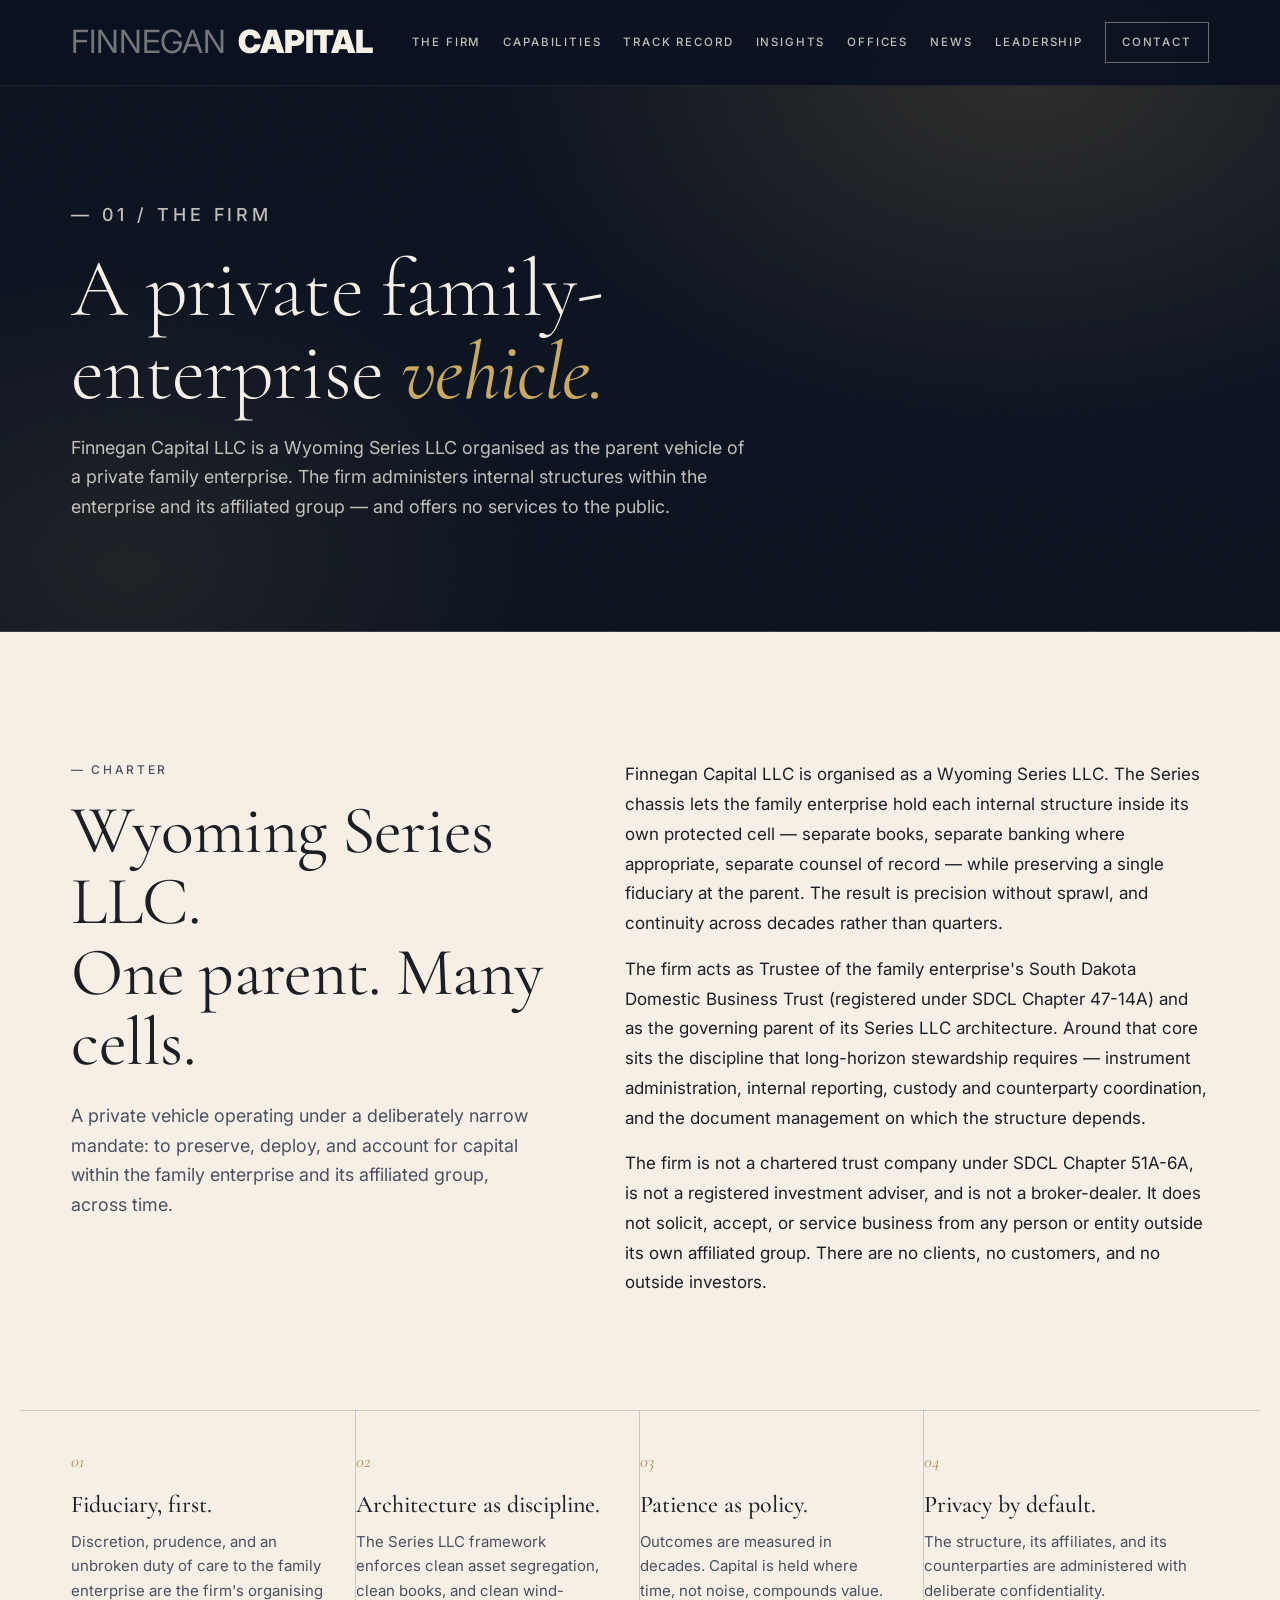
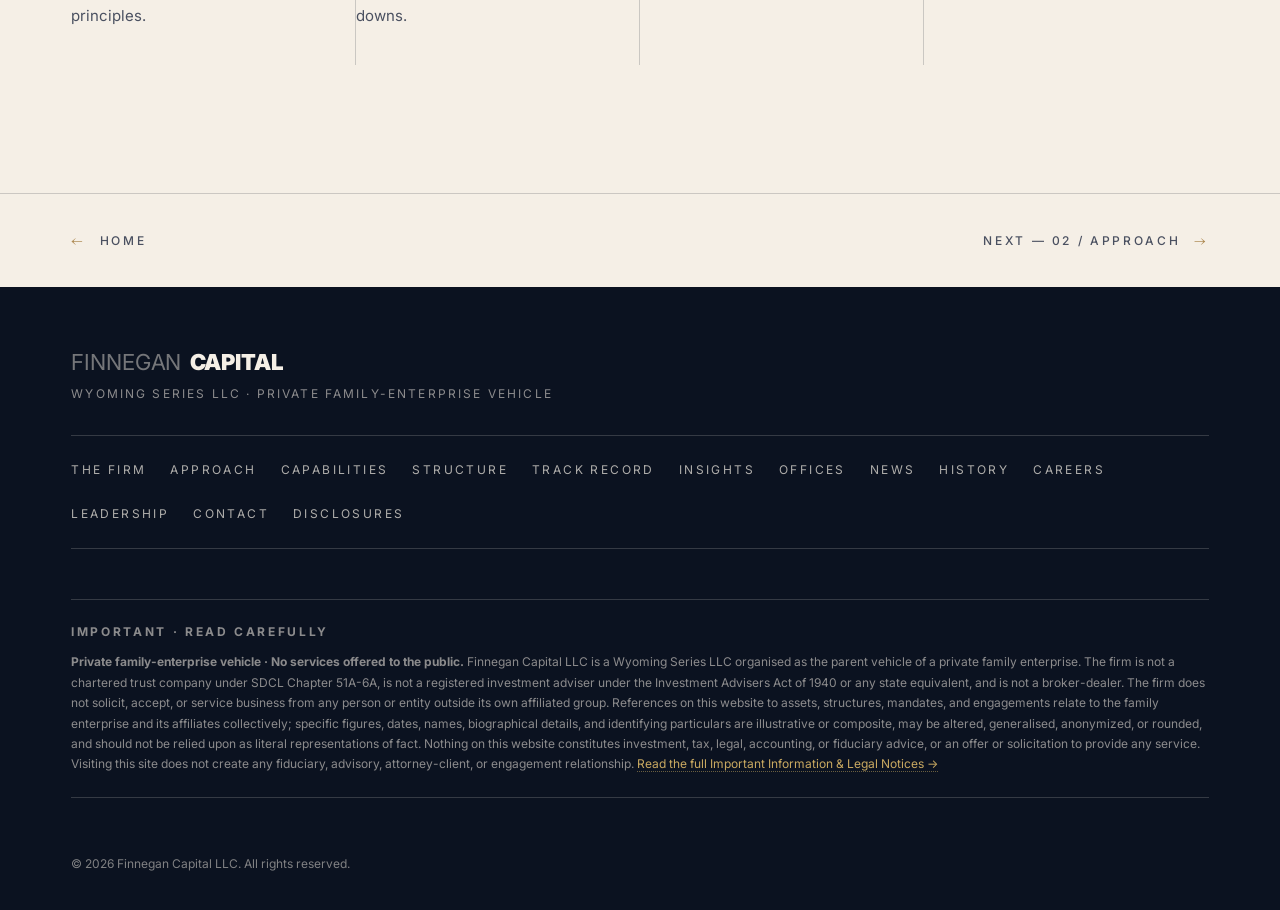
<file: firm.html>
<!DOCTYPE html>
<html lang="en">
<head>
<meta charset="UTF-8" />
<meta http-equiv="X-UA-Compatible" content="IE=edge" />
<meta name="viewport" content="width=device-width, initial-scale=1.0" />

<title>The Firm — Finnegan Capital | Private Family-Enterprise Vehicle</title>
<meta name="description" content="Finnegan Capital LLC is a Wyoming Series LLC organised as the parent vehicle of a private family enterprise. It is not a chartered trust company, not a registered investment adviser, and does not offer services to the public." />
<meta name="keywords" content="Finnegan Capital, Finnegan Capital LLC, Wyoming Series LLC, private family enterprise, family enterprise vehicle" />
<meta name="author" content="Finnegan Capital LLC" />
<meta name="robots" content="index,follow,max-snippet:-1,max-image-preview:large,max-video-preview:-1" />
<meta name="theme-color" content="#0b1220" />
<link rel="canonical" href="https://finnegan.capital/firm.html" />
<meta property="og:site_name" content="Finnegan Capital" />
<meta property="og:type" content="website" />
<meta property="og:locale" content="en_US" />
<meta property="og:title" content="The Firm — Finnegan Capital" />
<meta property="og:description" content="A Wyoming Series LLC organised as the parent vehicle of a private family enterprise." />
<meta property="og:url" content="https://finnegan.capital/firm.html" />
<meta property="og:image" content="https://finnegan.capital/og-image.png" />
<meta property="og:image:width" content="1200" />
<meta property="og:image:height" content="630" />
<meta name="twitter:card" content="summary_large_image" />
<meta name="twitter:title" content="The Firm — Finnegan Capital" />
<meta name="twitter:description" content="A Wyoming Series LLC organised as the parent vehicle of a private family enterprise." />
<meta name="twitter:image" content="https://finnegan.capital/og-image.png" />
<link rel="icon" type="image/svg+xml" href="favicon.svg" />
<link rel="apple-touch-icon" href="favicon.svg" />
<link rel="manifest" href="site.webmanifest" />
<link rel="preconnect" href="https://fonts.googleapis.com" />
<link rel="preconnect" href="https://fonts.gstatic.com" crossorigin />
<link href="https://fonts.googleapis.com/css2?family=Cormorant+Garamond:ital,wght@0,300;0,400;0,500;0,600;1,400&family=Inter:wght@300;400;500;600;700;900&display=swap" rel="stylesheet" />
<link rel="stylesheet" href="styles.css" />
<script type="application/ld+json">
{"@context":"https://schema.org","@type":"Organization","@id":"https://finnegan.capital/#organization","name":"Finnegan Capital","alternateName":"Finnegan Capital LLC","legalName":"Finnegan Capital LLC","url":"https://finnegan.capital/","logo":"https://finnegan.capital/favicon.svg","description":"A Wyoming Series LLC organised as the parent vehicle of a private family enterprise. Not a chartered trust company, not a registered investment adviser.","address":{"@type":"PostalAddress","streetAddress":"30 N Gould St Ste R","addressLocality":"Sheridan","addressRegion":"WY","postalCode":"82801","addressCountry":"US"}}
</script>
</head>
<body class="page--inner">

<header class="nav" id="nav">
  <div class="nav__inner">
    <a href="index.html" class="brand"><span class="wordmark"><span class="wordmark__a">FINNEGAN</span><span class="wordmark__b">CAPITAL</span></span></a>
    <nav class="nav__links" aria-label="Primary">
      <a href="firm.html" aria-current="page">The Firm</a>
      <a href="capabilities.html">Capabilities</a>
      <a href="track-record.html">Track Record</a>
      <a href="insights.html">Insights</a>
      <a href="offices.html">Offices</a>
      <a href="news.html">News</a>
      <a href="leadership.html">Leadership</a>
      <a href="contact.html" class="nav__cta">Contact</a>
    </nav>
    <button class="nav__toggle" aria-label="Open menu"><span></span><span></span><span></span></button>
  </div>
</header>

<section class="page-hero">
  <div class="hero__bg" aria-hidden="true"></div>
  <div class="hero__grain" aria-hidden="true"></div>
  <div class="container">
    <p class="eyebrow eyebrow--gold">— 01 / The Firm</p>
    <h1>A private family-enterprise <em>vehicle.</em></h1>
    <p>Finnegan Capital LLC is a Wyoming Series LLC organised as the parent vehicle of a private family enterprise. The firm administers internal structures within the enterprise and its affiliated group — and offers no services to the public.</p>
  </div>
</section>

<section class="section section--cream">
  <div class="container grid-2">
    <div class="col">
      <p class="eyebrow">— Charter</p>
      <h2 class="display">Wyoming Series LLC. <br/>One parent. Many cells.</h2>
      <p class="lede">A private vehicle operating under a deliberately narrow mandate: to preserve, deploy, and account for capital within the family enterprise and its affiliated group, across time.</p>
    </div>
    <div class="col col--prose">
      <p>Finnegan Capital LLC is organised as a Wyoming Series LLC. The Series chassis lets the family enterprise hold each internal structure inside its own protected cell — separate books, separate banking where appropriate, separate counsel of record — while preserving a single fiduciary at the parent. The result is precision without sprawl, and continuity across decades rather than quarters.</p>
      <p>The firm acts as Trustee of the family enterprise&#39;s South Dakota Domestic Business Trust (registered under SDCL Chapter 47-14A) and as the governing parent of its Series LLC architecture. Around that core sits the discipline that long-horizon stewardship requires — instrument administration, internal reporting, custody and counterparty coordination, and the document management on which the structure depends.</p>
      <p>The firm is not a chartered trust company under SDCL Chapter 51A-6A, is not a registered investment adviser, and is not a broker-dealer. It does not solicit, accept, or service business from any person or entity outside its own affiliated group. There are no clients, no customers, and no outside investors.</p>
    </div>
  </div>

  <div class="container pillars">
    <article class="pillar"><span class="pillar__num">01</span><h3>Fiduciary, first.</h3><p>Discretion, prudence, and an unbroken duty of care to the family enterprise are the firm&#39;s organising principles.</p></article>
    <article class="pillar"><span class="pillar__num">02</span><h3>Architecture as discipline.</h3><p>The Series LLC framework enforces clean asset segregation, clean books, and clean wind-downs.</p></article>
    <article class="pillar"><span class="pillar__num">03</span><h3>Patience as policy.</h3><p>Outcomes are measured in decades. Capital is held where time, not noise, compounds value.</p></article>
    <article class="pillar"><span class="pillar__num">04</span><h3>Privacy by default.</h3><p>The structure, its affiliates, and its counterparties are administered with deliberate confidentiality.</p></article>
  </div>
</section>

<section class="pager">
  <div class="container pager__inner">
    <a class="pager__prev" href="index.html"><span>←</span><em>Home</em></a>
    <a class="pager__next" href="approach.html"><em>Next — 02 / Approach</em><span>→</span></a>
  </div>
</section>

<footer class="foot">
  <div class="container foot__inner">
    <div class="foot__brand"><div><span class="wordmark"><span class="wordmark__a">FINNEGAN</span><span class="wordmark__b">CAPITAL</span></span><p class="foot__sub">Wyoming Series LLC · Private family-enterprise vehicle</p></div></div>
    <nav class="foot__links"><a href="firm.html">The Firm</a><a href="approach.html">Approach</a><a href="capabilities.html">Capabilities</a><a href="structure.html">Structure</a><a href="track-record.html">Track Record</a><a href="insights.html">Insights</a><a href="offices.html">Offices</a><a href="news.html">News</a><a href="history.html">History</a><a href="careers.html">Careers</a><a href="leadership.html">Leadership</a><a href="contact.html">Contact</a><a href="disclosures.html">Disclosures</a></nav>
    <div class="foot__notices">
      <p class="foot__notices-head">Important · Read Carefully</p>
      <p><strong>Private family-enterprise vehicle · No services offered to the public.</strong> Finnegan Capital LLC is a Wyoming Series LLC organised as the parent vehicle of a private family enterprise. The firm is not a chartered trust company under SDCL Chapter 51A-6A, is not a registered investment adviser under the Investment Advisers Act of 1940 or any state equivalent, and is not a broker-dealer. The firm does not solicit, accept, or service business from any person or entity outside its own affiliated group. References on this website to assets, structures, mandates, and engagements relate to the family enterprise and its affiliates collectively; specific figures, dates, names, biographical details, and identifying particulars are illustrative or composite, may be altered, generalised, anonymized, or rounded, and should not be relied upon as literal representations of fact. Nothing on this website constitutes investment, tax, legal, accounting, or fiduciary advice, or an offer or solicitation to provide any service. Visiting this site does not create any fiduciary, advisory, attorney-client, or engagement relationship. <a href="disclosures.html">Read the full Important Information &amp; Legal Notices →</a></p>
    </div>
    <p class="foot__legal">© <span id="year"></span> Finnegan Capital LLC. All rights reserved.</p>
  </div>
</footer>

<script src="script.js"></script>
</body>
</html>
</file>
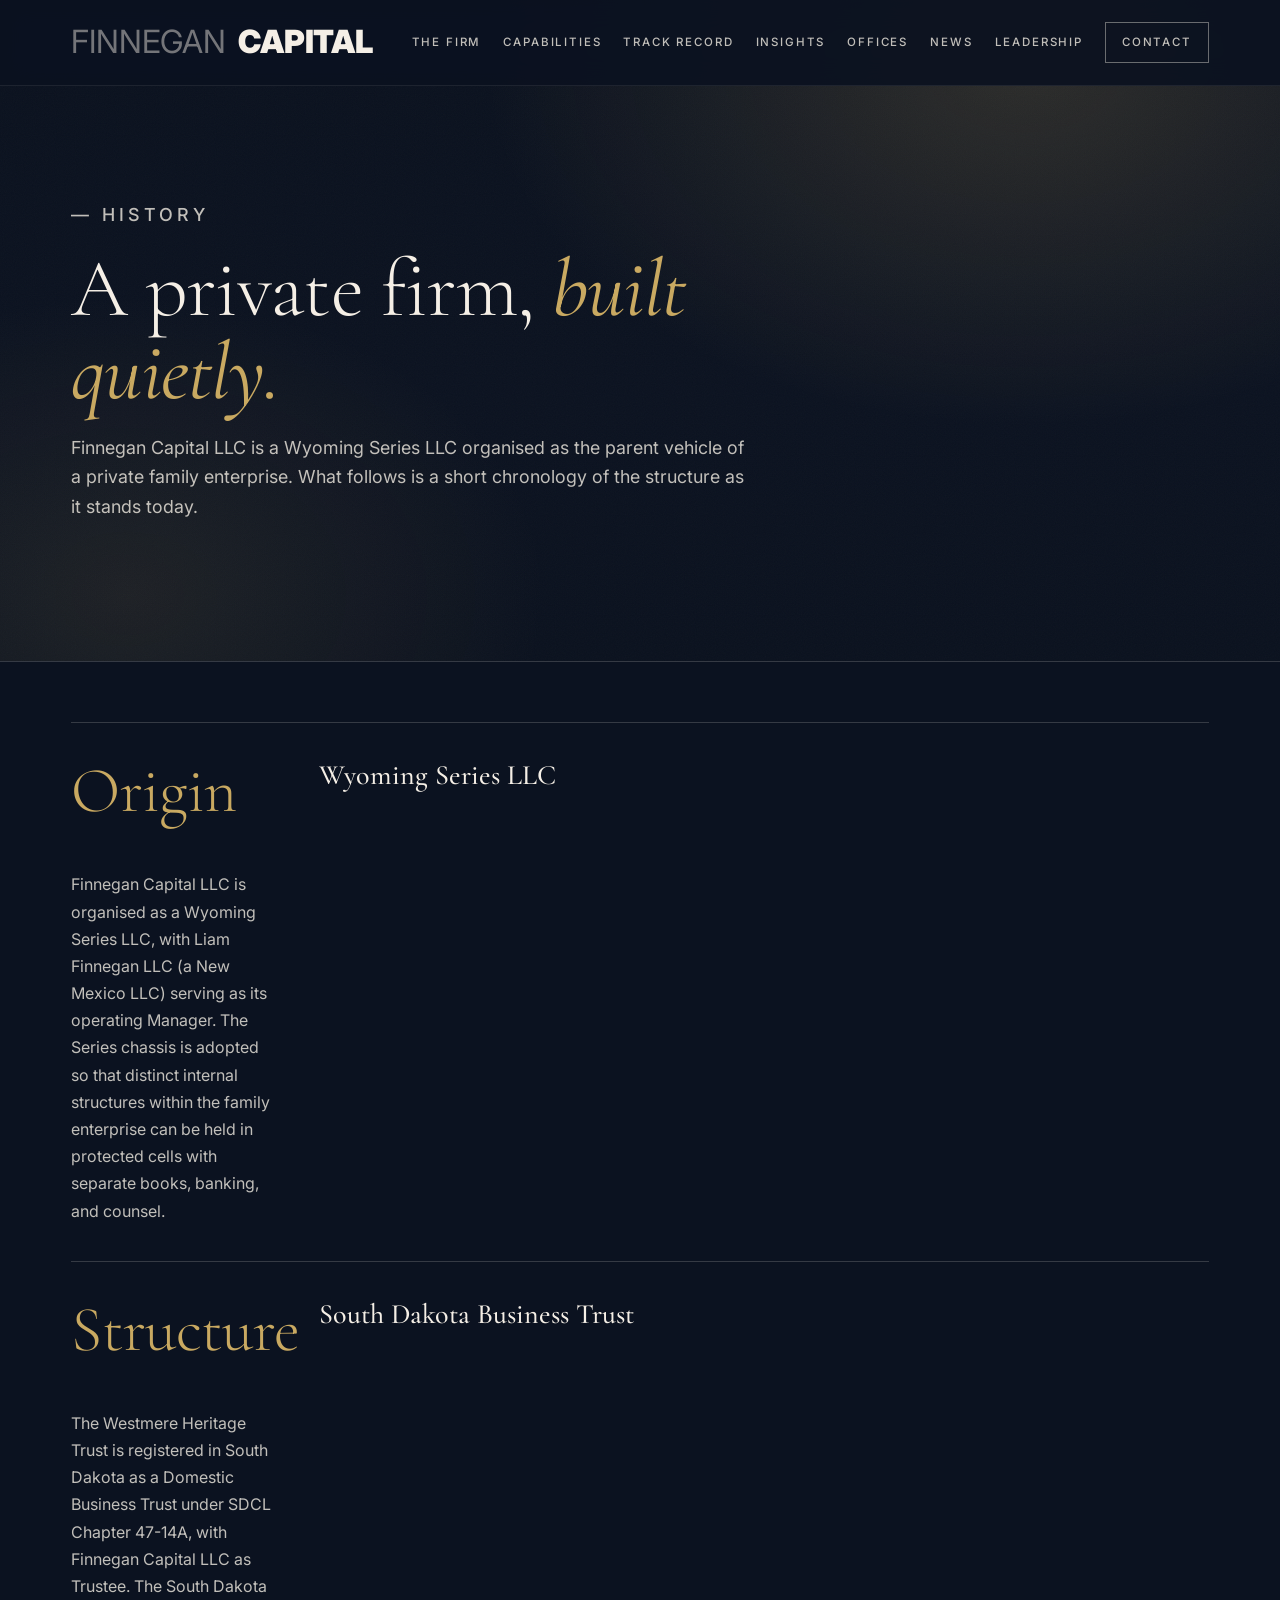
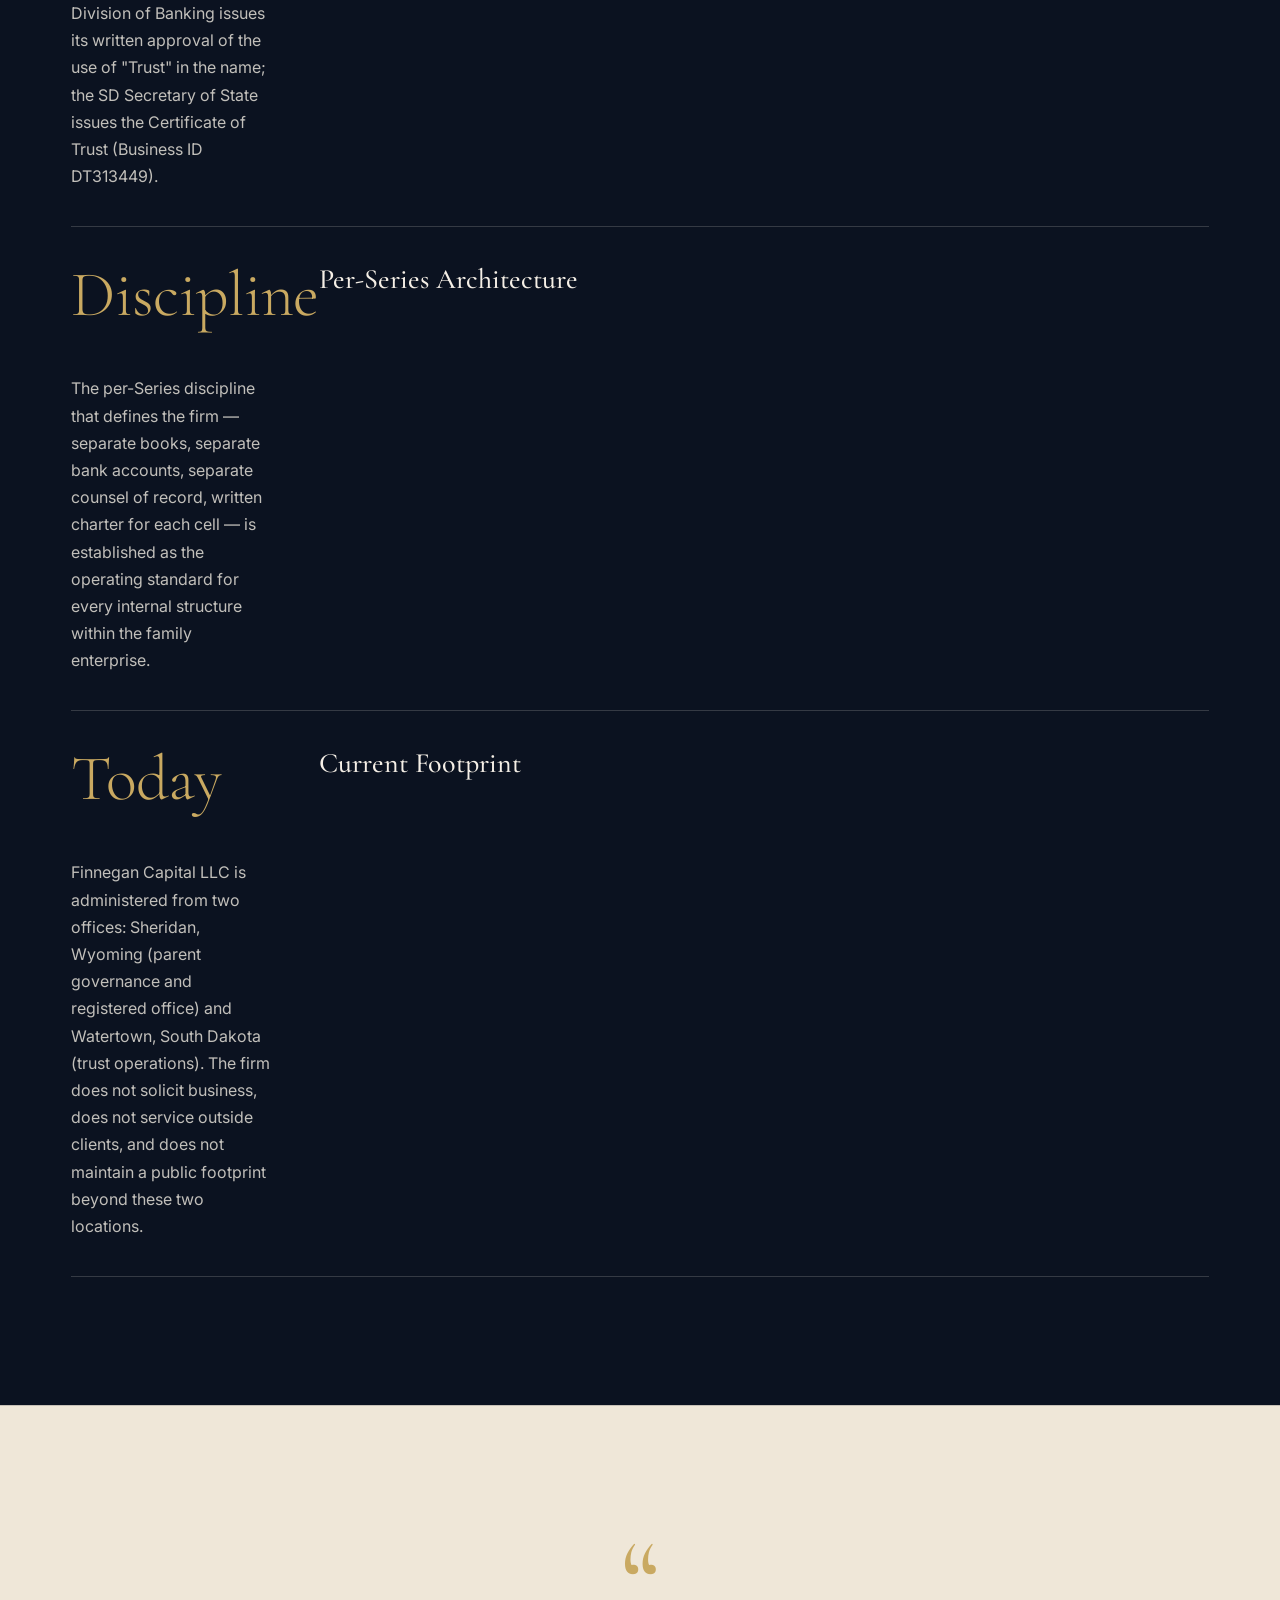
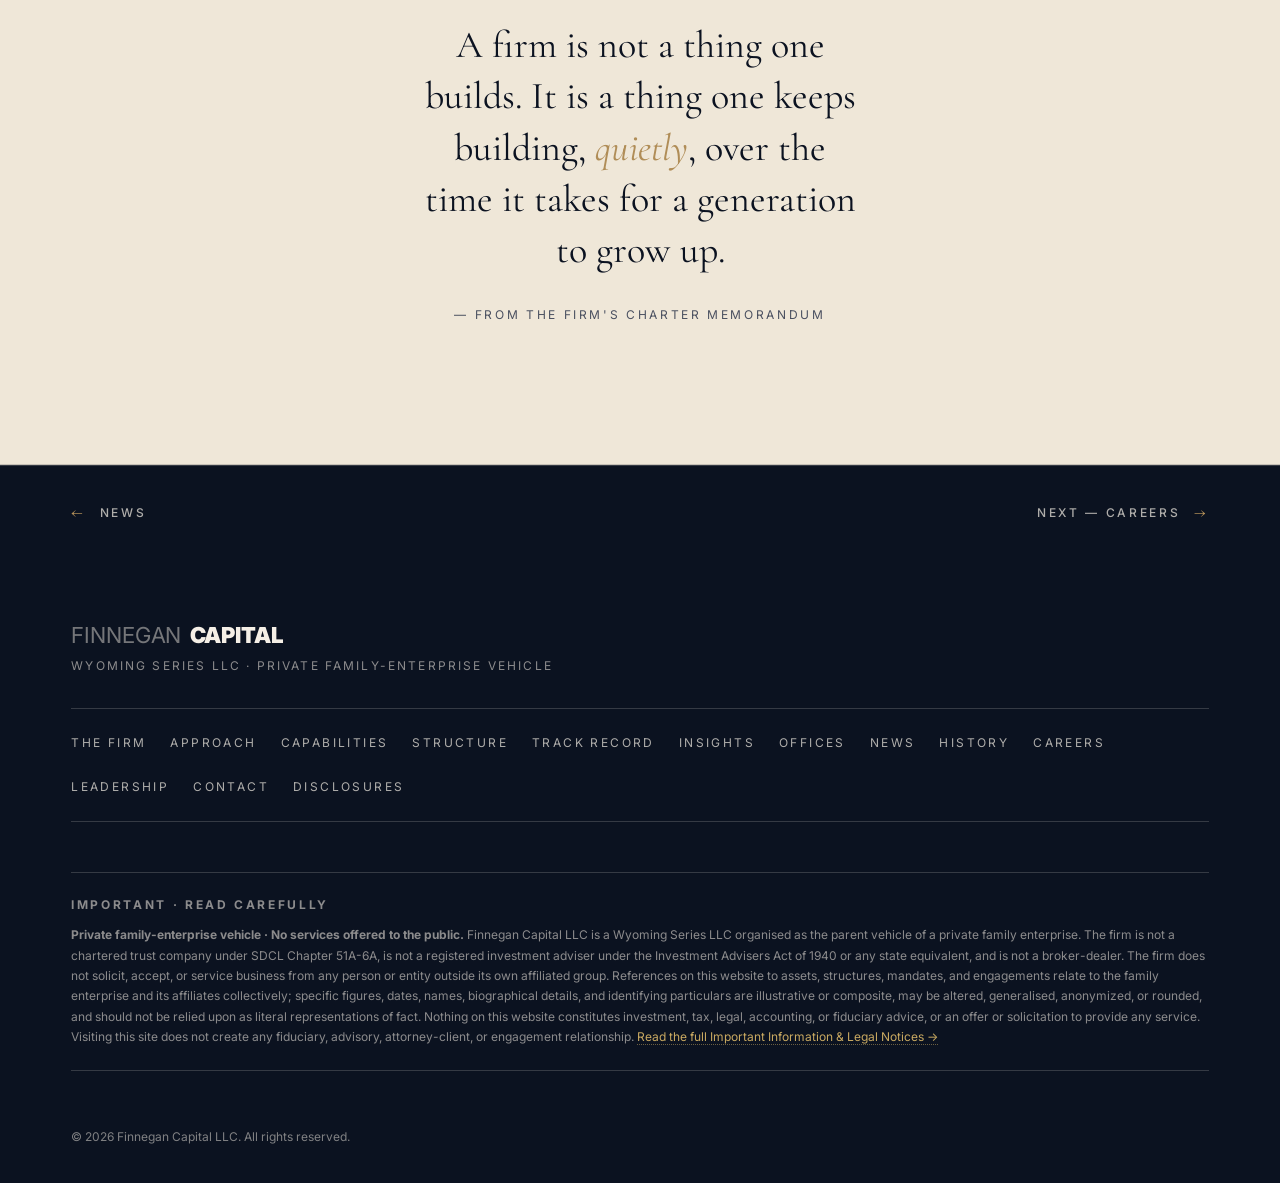
<file: history.html>
<!DOCTYPE html>
<html lang="en">
<head>
<meta charset="UTF-8" />
<meta http-equiv="X-UA-Compatible" content="IE=edge" />
<meta name="viewport" content="width=device-width, initial-scale=1.0" />

<title>History — Finnegan Capital</title>
<meta name="description" content="A short chronology of Finnegan Capital LLC, a Wyoming Series LLC organised as the parent vehicle of a private family enterprise." />
<meta name="keywords" content="Finnegan Capital history, Wyoming Series LLC, private family enterprise" />
<meta name="author" content="Finnegan Capital LLC" />
<meta name="robots" content="index,follow,max-snippet:-1,max-image-preview:large,max-video-preview:-1" />
<meta name="theme-color" content="#0b1220" />
<link rel="canonical" href="https://finnegan.capital/history.html" />
<meta property="og:site_name" content="Finnegan Capital" />
<meta property="og:type" content="website" />
<meta property="og:locale" content="en_US" />
<meta property="og:title" content="History — Finnegan Capital" />
<meta property="og:description" content="A chronology of a private family-enterprise vehicle." />
<meta property="og:url" content="https://finnegan.capital/history.html" />
<meta property="og:image" content="https://finnegan.capital/og-image.png" />
<meta property="og:image:width" content="1200" />
<meta property="og:image:height" content="630" />
<meta name="twitter:card" content="summary_large_image" />
<meta name="twitter:title" content="History — Finnegan Capital" />
<meta name="twitter:description" content="A chronology of a private family-enterprise vehicle." />
<meta name="twitter:image" content="https://finnegan.capital/og-image.png" />
<link rel="icon" type="image/svg+xml" href="favicon.svg" />
<link rel="apple-touch-icon" href="favicon.svg" />
<link rel="manifest" href="site.webmanifest" />
<link rel="preconnect" href="https://fonts.googleapis.com" />
<link rel="preconnect" href="https://fonts.gstatic.com" crossorigin />
<link href="https://fonts.googleapis.com/css2?family=Cormorant+Garamond:ital,wght@0,300;0,400;0,500;0,600;1,400&family=Inter:wght@300;400;500;600;700;900&display=swap" rel="stylesheet" />
<link rel="stylesheet" href="styles.css" />
<script type="application/ld+json">
{"@context":"https://schema.org","@type":"FinancialService","@id":"https://finnegan.capital/#organization","name":"Finnegan Capital","alternateName":"Finnegan Capital LLC","url":"https://finnegan.capital/","logo":"https://finnegan.capital/favicon.svg","foundingDate":"2014"}
</script>
</head>
<body class="page--inner page--dark">

<header class="nav nav--hero" id="nav">
  <div class="nav__inner">
    <a href="index.html" class="brand"><span class="wordmark"><span class="wordmark__a">FINNEGAN</span><span class="wordmark__b">CAPITAL</span></span></a>
    <nav class="nav__links" aria-label="Primary">
      <a href="firm.html">The Firm</a>
      <a href="capabilities.html">Capabilities</a>
      <a href="track-record.html">Track Record</a>
      <a href="insights.html">Insights</a>
      <a href="offices.html">Offices</a>
      <a href="news.html">News</a>
      <a href="leadership.html">Leadership</a>
      <a href="contact.html" class="nav__cta">Contact</a>
    </nav>
    <button class="nav__toggle" aria-label="Open menu"><span></span><span></span><span></span></button>
  </div>
</header>

<section class="page-hero page-hero--full">
  <div class="hero__bg" aria-hidden="true"></div>
  <div class="hero__grain" aria-hidden="true"></div>
  <div class="container">
    <p class="eyebrow eyebrow--gold">— History</p>
    <h1>A private firm, <em>built quietly.</em></h1>
    <p>Finnegan Capital LLC is a Wyoming Series LLC organised as the parent vehicle of a private family enterprise. What follows is a short chronology of the structure as it stands today.</p>
  </div>
</section>

<section class="section section--ink timeline">
  <div class="container">

    <ol class="time">

      <li>
        <p class="time__year">Origin</p>
        <h3 class="time__title">Wyoming Series LLC</h3>
        <p class="time__body">Finnegan Capital LLC is organised as a Wyoming Series LLC, with Liam Finnegan LLC (a New Mexico LLC) serving as its operating Manager. The Series chassis is adopted so that distinct internal structures within the family enterprise can be held in protected cells with separate books, banking, and counsel.</p>
      </li>

      <li>
        <p class="time__year">Structure</p>
        <h3 class="time__title">South Dakota Business Trust</h3>
        <p class="time__body">The Westmere Heritage Trust is registered in South Dakota as a Domestic Business Trust under SDCL Chapter 47-14A, with Finnegan Capital LLC as Trustee. The South Dakota Division of Banking issues its written approval of the use of &quot;Trust&quot; in the name; the SD Secretary of State issues the Certificate of Trust (Business ID DT313449).</p>
      </li>

      <li>
        <p class="time__year">Discipline</p>
        <h3 class="time__title">Per-Series Architecture</h3>
        <p class="time__body">The per-Series discipline that defines the firm — separate books, separate bank accounts, separate counsel of record, written charter for each cell — is established as the operating standard for every internal structure within the family enterprise.</p>
      </li>

      <li>
        <p class="time__year">Today</p>
        <h3 class="time__title">Current Footprint</h3>
        <p class="time__body">Finnegan Capital LLC is administered from two offices: Sheridan, Wyoming (parent governance and registered office) and Watertown, South Dakota (trust operations). The firm does not solicit business, does not service outside clients, and does not maintain a public footprint beyond these two locations.</p>
      </li>

    </ol>

  </div>
</section>

<section class="quote">
  <div class="container">
    <p class="quote__mark" aria-hidden="true">&ldquo;</p>
    <p class="quote__text">A firm is not a thing one builds. It is a thing one keeps building, <em>quietly</em>, over the time it takes for a generation to grow up.</p>
    <p class="quote__cite">— From the firm&#39;s charter memorandum</p>
  </div>
</section>

<section class="pager">
  <div class="container pager__inner">
    <a class="pager__prev" href="news.html"><span>←</span><em>News</em></a>
    <a class="pager__next" href="careers.html"><em>Next — Careers</em><span>→</span></a>
  </div>
</section>

<footer class="foot">
  <div class="container foot__inner">
    <div class="foot__brand"><div><span class="wordmark"><span class="wordmark__a">FINNEGAN</span><span class="wordmark__b">CAPITAL</span></span><p class="foot__sub">Wyoming Series LLC · Private family-enterprise vehicle</p></div></div>
    <nav class="foot__links"><a href="firm.html">The Firm</a><a href="approach.html">Approach</a><a href="capabilities.html">Capabilities</a><a href="structure.html">Structure</a><a href="track-record.html">Track Record</a><a href="insights.html">Insights</a><a href="offices.html">Offices</a><a href="news.html">News</a><a href="history.html">History</a><a href="careers.html">Careers</a><a href="leadership.html">Leadership</a><a href="contact.html">Contact</a><a href="disclosures.html">Disclosures</a></nav>
    <div class="foot__notices">
      <p class="foot__notices-head">Important · Read Carefully</p>
      <p><strong>Private family-enterprise vehicle · No services offered to the public.</strong> Finnegan Capital LLC is a Wyoming Series LLC organised as the parent vehicle of a private family enterprise. The firm is not a chartered trust company under SDCL Chapter 51A-6A, is not a registered investment adviser under the Investment Advisers Act of 1940 or any state equivalent, and is not a broker-dealer. The firm does not solicit, accept, or service business from any person or entity outside its own affiliated group. References on this website to assets, structures, mandates, and engagements relate to the family enterprise and its affiliates collectively; specific figures, dates, names, biographical details, and identifying particulars are illustrative or composite, may be altered, generalised, anonymized, or rounded, and should not be relied upon as literal representations of fact. Nothing on this website constitutes investment, tax, legal, accounting, or fiduciary advice, or an offer or solicitation to provide any service. Visiting this site does not create any fiduciary, advisory, attorney-client, or engagement relationship. <a href="disclosures.html">Read the full Important Information &amp; Legal Notices →</a></p>
    </div>
    <p class="foot__legal">© <span id="year"></span> Finnegan Capital LLC. All rights reserved.</p>
  </div>
</footer>

<script src="script.js"></script>
</body>
</html>
</file>
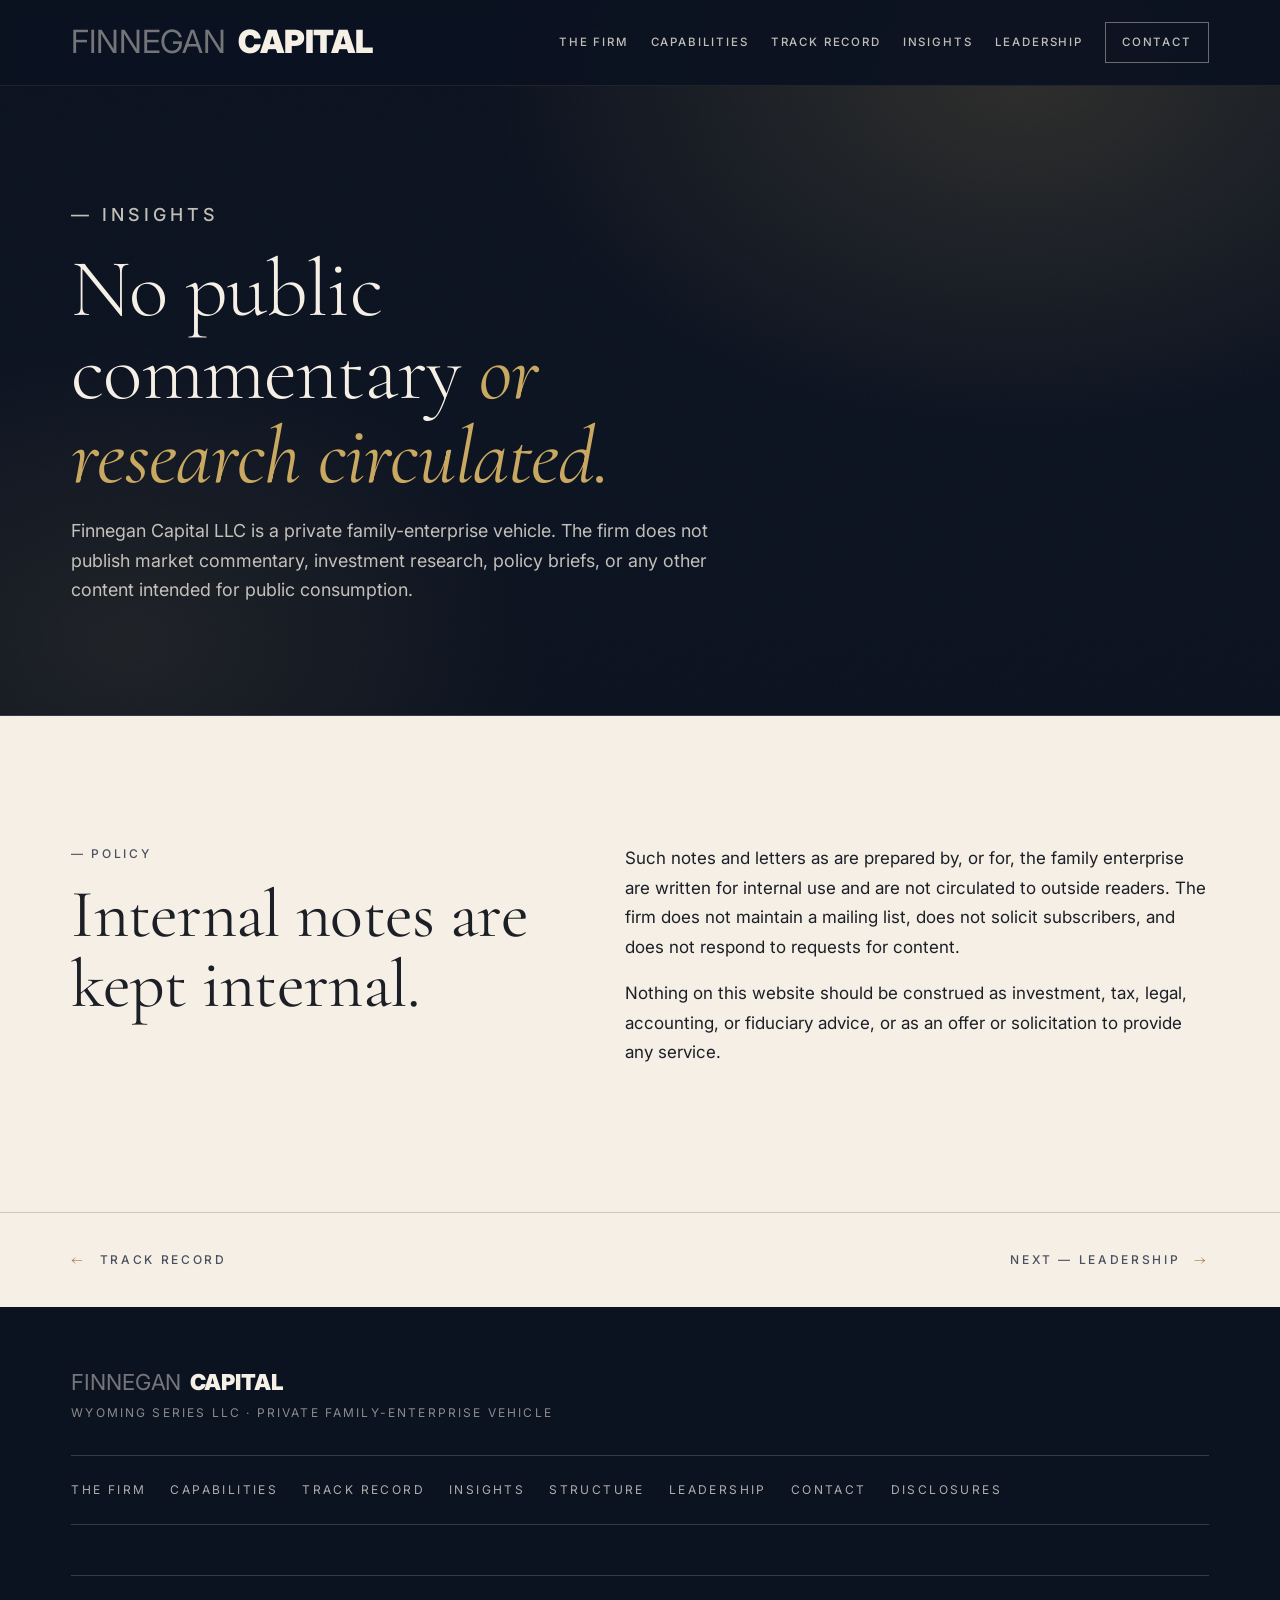
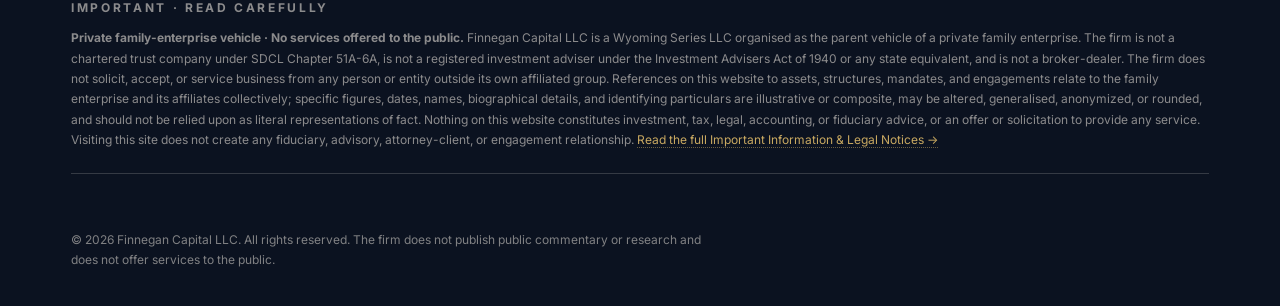
<file: insights.html>
<!DOCTYPE html>
<html lang="en">
<head>
<meta charset="UTF-8" />
<meta http-equiv="X-UA-Compatible" content="IE=edge" />
<meta name="viewport" content="width=device-width, initial-scale=1.0" />

<title>Insights — Finnegan Capital</title>
<meta name="description" content="Finnegan Capital LLC does not publish public commentary, market notes, or research. Any internal materials are circulated within the family enterprise only." />
<meta name="keywords" content="Finnegan Capital, private family enterprise, Wyoming Series LLC" />
<meta name="author" content="Finnegan Capital LLC" />
<meta name="robots" content="index,follow,max-snippet:-1,max-image-preview:large,max-video-preview:-1" />
<meta name="theme-color" content="#0b1220" />
<link rel="canonical" href="https://finnegan.capital/insights.html" />
<meta property="og:site_name" content="Finnegan Capital" />
<meta property="og:type" content="website" />
<meta property="og:locale" content="en_US" />
<meta property="og:title" content="Insights — Finnegan Capital" />
<meta property="og:description" content="The firm does not publish public commentary or research." />
<meta property="og:url" content="https://finnegan.capital/insights.html" />
<meta property="og:image" content="https://finnegan.capital/og-image.png" />
<meta property="og:image:width" content="1200" />
<meta property="og:image:height" content="630" />
<meta name="twitter:card" content="summary_large_image" />
<meta name="twitter:title" content="Insights — Finnegan Capital" />
<meta name="twitter:description" content="The firm does not publish public commentary or research." />
<meta name="twitter:image" content="https://finnegan.capital/og-image.png" />
<link rel="icon" type="image/svg+xml" href="favicon.svg" />
<link rel="apple-touch-icon" href="favicon.svg" />
<link rel="manifest" href="site.webmanifest" />
<link rel="preconnect" href="https://fonts.googleapis.com" />
<link rel="preconnect" href="https://fonts.gstatic.com" crossorigin />
<link href="https://fonts.googleapis.com/css2?family=Cormorant+Garamond:ital,wght@0,300;0,400;0,500;0,600;1,400&family=Inter:wght@300;400;500;600;700;900&display=swap" rel="stylesheet" />
<link rel="stylesheet" href="styles.css" />
<script type="application/ld+json">
{"@context":"https://schema.org","@type":"Organization","@id":"https://finnegan.capital/#organization","name":"Finnegan Capital","alternateName":"Finnegan Capital LLC","url":"https://finnegan.capital/","logo":"https://finnegan.capital/favicon.svg"}
</script>
</head>
<body class="page--inner">

<header class="nav" id="nav">
  <div class="nav__inner">
    <a href="index.html" class="brand"><span class="wordmark"><span class="wordmark__a">FINNEGAN</span><span class="wordmark__b">CAPITAL</span></span></a>
    <nav class="nav__links" aria-label="Primary">
      <a href="firm.html">The Firm</a>
      <a href="capabilities.html">Capabilities</a>
      <a href="track-record.html">Track Record</a>
      <a href="insights.html" aria-current="page">Insights</a>
      <a href="leadership.html">Leadership</a>
      <a href="contact.html" class="nav__cta">Contact</a>
    </nav>
    <button class="nav__toggle" aria-label="Open menu"><span></span><span></span><span></span></button>
  </div>
</header>

<section class="page-hero">
  <div class="hero__bg" aria-hidden="true"></div>
  <div class="hero__grain" aria-hidden="true"></div>
  <div class="container">
    <p class="eyebrow eyebrow--gold">— Insights</p>
    <h1>No public commentary <em>or research circulated.</em></h1>
    <p>Finnegan Capital LLC is a private family-enterprise vehicle. The firm does not publish market commentary, investment research, policy briefs, or any other content intended for public consumption.</p>
  </div>
</section>

<section class="section section--cream">
  <div class="container grid-2">
    <div class="col">
      <p class="eyebrow">— Policy</p>
      <h2 class="display">Internal notes are kept internal.</h2>
    </div>
    <div class="col col--prose">
      <p>Such notes and letters as are prepared by, or for, the family enterprise are written for internal use and are not circulated to outside readers. The firm does not maintain a mailing list, does not solicit subscribers, and does not respond to requests for content.</p>
      <p>Nothing on this website should be construed as investment, tax, legal, accounting, or fiduciary advice, or as an offer or solicitation to provide any service.</p>
    </div>
  </div>
</section>


<section class="pager">
  <div class="container pager__inner">
    <a class="pager__prev" href="track-record.html"><span>←</span><em>Track Record</em></a>
    <a class="pager__next" href="leadership.html"><em>Next — Leadership</em><span>→</span></a>
  </div>
</section>

<footer class="foot">
  <div class="container foot__inner">
    <div class="foot__brand"><div><span class="wordmark"><span class="wordmark__a">FINNEGAN</span><span class="wordmark__b">CAPITAL</span></span><p class="foot__sub">Wyoming Series LLC · Private family-enterprise vehicle</p></div></div>
    <nav class="foot__links"><a href="firm.html">The Firm</a><a href="capabilities.html">Capabilities</a><a href="track-record.html">Track Record</a><a href="insights.html">Insights</a><a href="structure.html">Structure</a><a href="leadership.html">Leadership</a><a href="contact.html">Contact</a><a href="disclosures.html">Disclosures</a></nav>
    <div class="foot__notices">
      <p class="foot__notices-head">Important · Read Carefully</p>
      <p><strong>Private family-enterprise vehicle · No services offered to the public.</strong> Finnegan Capital LLC is a Wyoming Series LLC organised as the parent vehicle of a private family enterprise. The firm is not a chartered trust company under SDCL Chapter 51A-6A, is not a registered investment adviser under the Investment Advisers Act of 1940 or any state equivalent, and is not a broker-dealer. The firm does not solicit, accept, or service business from any person or entity outside its own affiliated group. References on this website to assets, structures, mandates, and engagements relate to the family enterprise and its affiliates collectively; specific figures, dates, names, biographical details, and identifying particulars are illustrative or composite, may be altered, generalised, anonymized, or rounded, and should not be relied upon as literal representations of fact. Nothing on this website constitutes investment, tax, legal, accounting, or fiduciary advice, or an offer or solicitation to provide any service. Visiting this site does not create any fiduciary, advisory, attorney-client, or engagement relationship. <a href="disclosures.html">Read the full Important Information &amp; Legal Notices →</a></p>
    </div>
    <p class="foot__legal">© <span id="year"></span> Finnegan Capital LLC. All rights reserved. The firm does not publish public commentary or research and does not offer services to the public.</p>
  </div>
</footer>

<script src="script.js"></script>
</body>
</html>
</file>
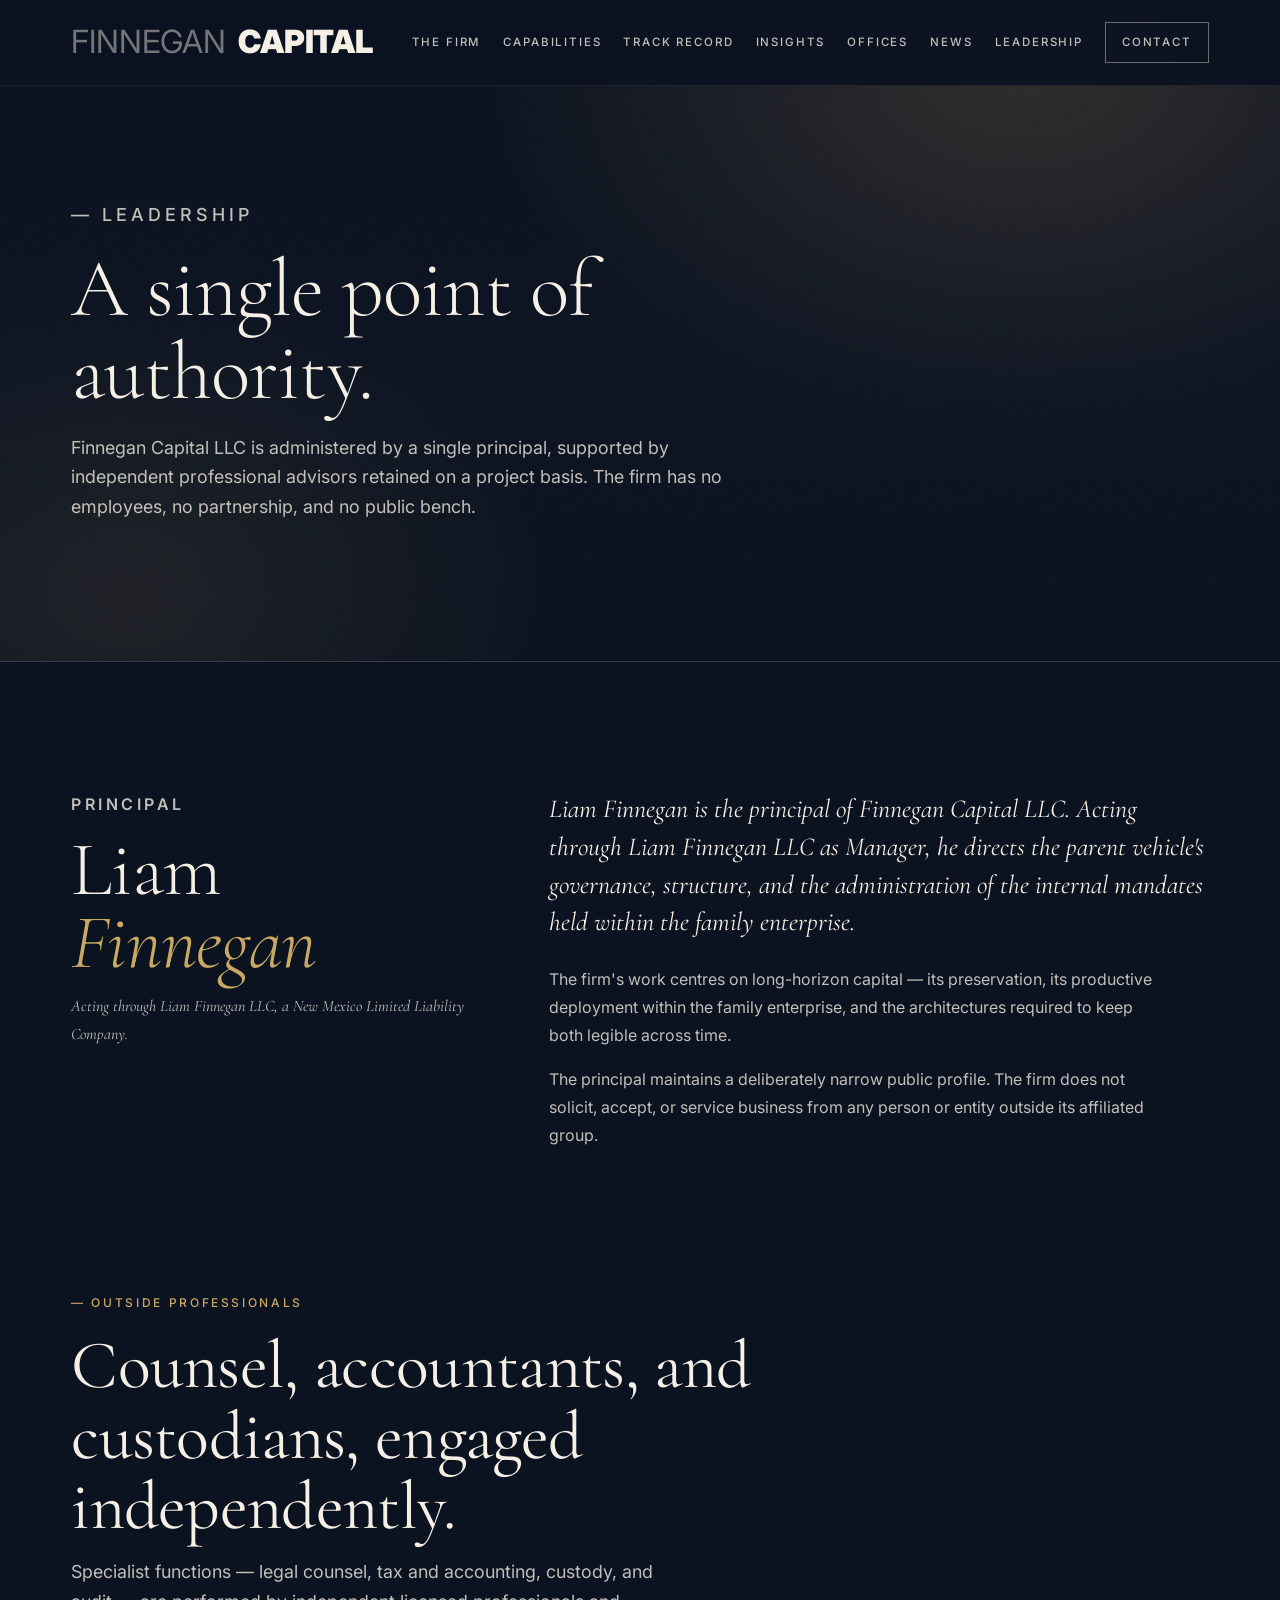
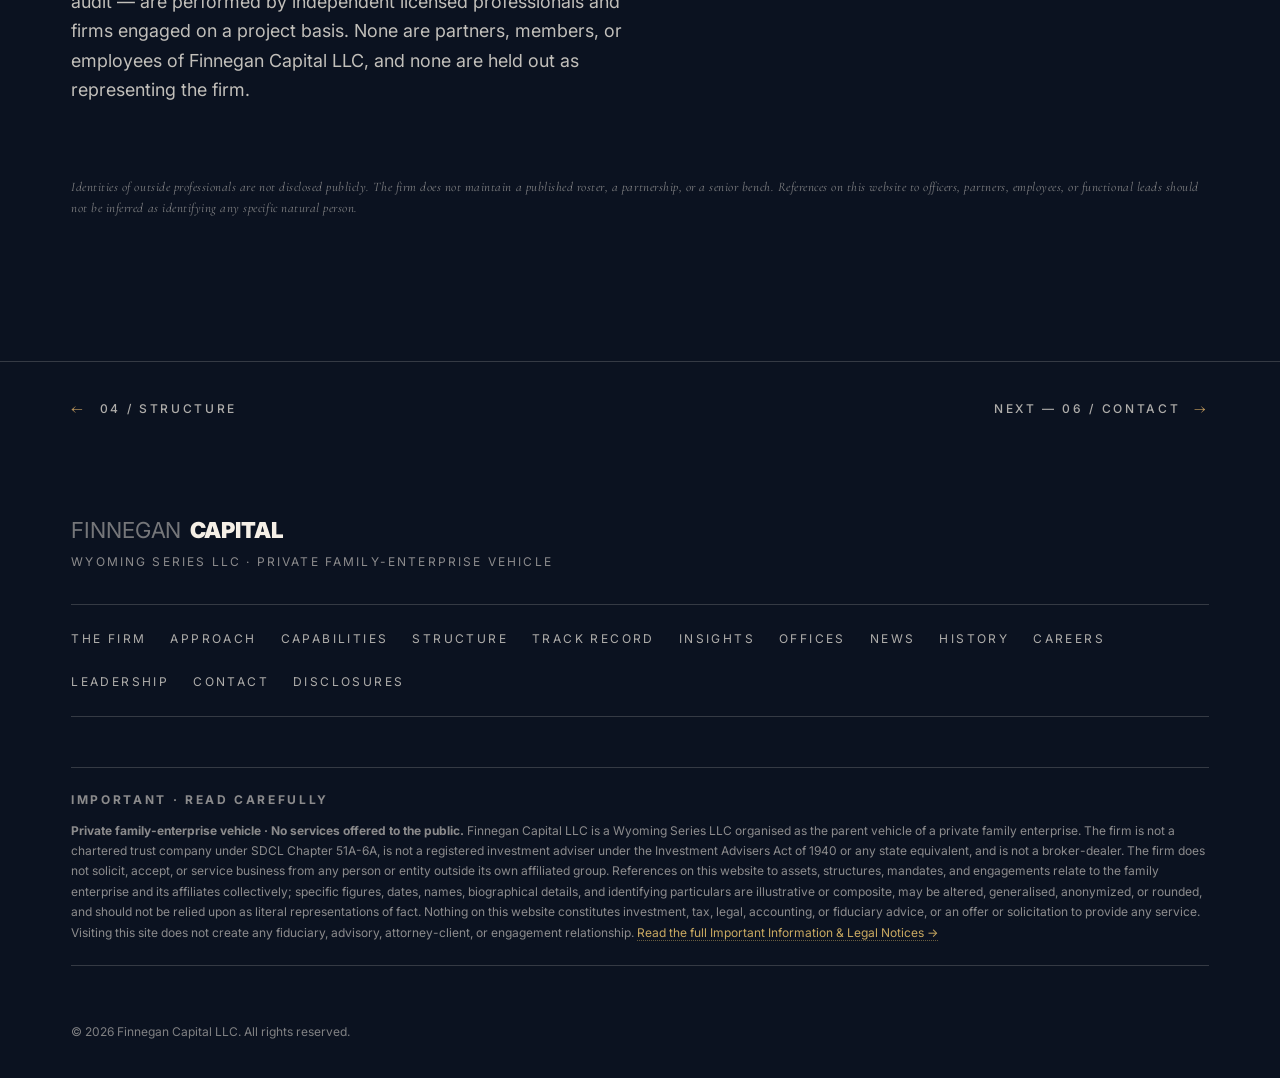
<file: leadership.html>
<!DOCTYPE html>
<html lang="en">
<head>
<meta charset="UTF-8" />
<meta http-equiv="X-UA-Compatible" content="IE=edge" />
<meta name="viewport" content="width=device-width, initial-scale=1.0" />

<title>Leadership — Finnegan Capital | Liam Finnegan</title>
<meta name="description" content="Liam Finnegan is the principal of Finnegan Capital LLC, a Wyoming Series LLC organised as the parent vehicle of a private family enterprise." />
<meta name="keywords" content="Liam Finnegan, Finnegan Capital, Wyoming Series LLC, private family enterprise" />
<meta name="author" content="Finnegan Capital LLC" />
<meta name="robots" content="index,follow,max-snippet:-1,max-image-preview:large,max-video-preview:-1" />
<meta name="theme-color" content="#0b1220" />
<link rel="canonical" href="https://finnegan.capital/leadership.html" />
<meta property="og:site_name" content="Finnegan Capital" />
<meta property="og:type" content="website" />
<meta property="og:locale" content="en_US" />
<meta property="og:title" content="Leadership — Finnegan Capital" />
<meta property="og:description" content="Liam Finnegan, principal of Finnegan Capital LLC." />
<meta property="og:url" content="https://finnegan.capital/leadership.html" />
<meta property="og:image" content="https://finnegan.capital/og-image.png" />
<meta property="og:image:width" content="1200" />
<meta property="og:image:height" content="630" />
<meta name="twitter:card" content="summary_large_image" />
<meta name="twitter:title" content="Leadership — Finnegan Capital" />
<meta name="twitter:description" content="Liam Finnegan, principal of Finnegan Capital LLC." />
<meta name="twitter:image" content="https://finnegan.capital/og-image.png" />
<link rel="icon" type="image/svg+xml" href="favicon.svg" />
<link rel="apple-touch-icon" href="favicon.svg" />
<link rel="manifest" href="site.webmanifest" />
<link rel="preconnect" href="https://fonts.googleapis.com" />
<link rel="preconnect" href="https://fonts.gstatic.com" crossorigin />
<link href="https://fonts.googleapis.com/css2?family=Cormorant+Garamond:ital,wght@0,300;0,400;0,500;0,600;1,400&family=Inter:wght@300;400;500;600;700;900&display=swap" rel="stylesheet" />
<link rel="stylesheet" href="styles.css" />
<script type="application/ld+json">
{"@context":"https://schema.org","@type":"Organization","@id":"https://finnegan.capital/#organization","name":"Finnegan Capital","alternateName":"Finnegan Capital LLC","url":"https://finnegan.capital/","logo":"https://finnegan.capital/favicon.svg","founder":{"@type":"Person","name":"Liam Finnegan"}}
</script>
</head>
<body class="page--inner page--dark">

<header class="nav nav--hero" id="nav">
  <div class="nav__inner">
    <a href="index.html" class="brand"><span class="wordmark"><span class="wordmark__a">FINNEGAN</span><span class="wordmark__b">CAPITAL</span></span></a>
    <nav class="nav__links" aria-label="Primary">
      <a href="firm.html">The Firm</a>
      <a href="capabilities.html">Capabilities</a>
      <a href="track-record.html">Track Record</a>
      <a href="insights.html">Insights</a>
      <a href="offices.html">Offices</a>
      <a href="news.html">News</a>
      <a href="leadership.html" aria-current="page">Leadership</a>
      <a href="contact.html" class="nav__cta">Contact</a>
    </nav>
    <button class="nav__toggle" aria-label="Open menu"><span></span><span></span><span></span></button>
  </div>
</header>

<section class="page-hero page-hero--full">
  <div class="hero__bg" aria-hidden="true"></div>
  <div class="hero__grain" aria-hidden="true"></div>
  <div class="container">
    <p class="eyebrow eyebrow--gold">— Leadership</p>
    <h1>A single point of authority.</h1>
    <p>Finnegan Capital LLC is administered by a single principal, supported by independent professional advisors retained on a project basis. The firm has no employees, no partnership, and no public bench.</p>
  </div>
</section>

<!-- ===== Principal ===== -->
<section class="section section--ink mp">
  <div class="container mp__inner">
    <div class="mp__col mp__col--head">
      <p class="bio__title">Principal</p>
      <h2 class="bio__name">Liam <span>Finnegan</span></h2>
      <p class="bio__sub">Acting through Liam Finnegan LLC, a New Mexico Limited Liability Company.</p>
    </div>
    <div class="mp__col mp__col--body">
      <p class="bio__lead">Liam Finnegan is the principal of Finnegan Capital LLC. Acting through Liam Finnegan LLC as Manager, he directs the parent vehicle&#39;s governance, structure, and the administration of the internal mandates held within the family enterprise.</p>
      <p>The firm&#39;s work centres on long-horizon capital — its preservation, its productive deployment within the family enterprise, and the architectures required to keep both legible across time.</p>
      <p>The principal maintains a deliberately narrow public profile. The firm does not solicit, accept, or service business from any person or entity outside its affiliated group.</p>
    </div>
  </div>
</section>

<!-- ===== Outside Professionals ===== -->
<section class="section section--ink team">
  <div class="container">
    <div class="team__head">
      <p class="eyebrow eyebrow--gold">— Outside Professionals</p>
      <h2 class="display display--light">Counsel, accountants, and custodians, engaged independently.</h2>
      <p class="lede lede--light">Specialist functions — legal counsel, tax and accounting, custody, and audit — are performed by independent licensed professionals and firms engaged on a project basis. None are partners, members, or employees of Finnegan Capital LLC, and none are held out as representing the firm.</p>
    </div>

    <p class="team__note">Identities of outside professionals are not disclosed publicly. The firm does not maintain a published roster, a partnership, or a senior bench. References on this website to officers, partners, employees, or functional leads should not be inferred as identifying any specific natural person.</p>
  </div>
</section>

<section class="pager">
  <div class="container pager__inner">
    <a class="pager__prev" href="structure.html"><span>←</span><em>04 / Structure</em></a>
    <a class="pager__next" href="contact.html"><em>Next — 06 / Contact</em><span>→</span></a>
  </div>
</section>

<footer class="foot">
  <div class="container foot__inner">
    <div class="foot__brand"><div><span class="wordmark"><span class="wordmark__a">FINNEGAN</span><span class="wordmark__b">CAPITAL</span></span><p class="foot__sub">Wyoming Series LLC · Private family-enterprise vehicle</p></div></div>
    <nav class="foot__links"><a href="firm.html">The Firm</a><a href="approach.html">Approach</a><a href="capabilities.html">Capabilities</a><a href="structure.html">Structure</a><a href="track-record.html">Track Record</a><a href="insights.html">Insights</a><a href="offices.html">Offices</a><a href="news.html">News</a><a href="history.html">History</a><a href="careers.html">Careers</a><a href="leadership.html">Leadership</a><a href="contact.html">Contact</a><a href="disclosures.html">Disclosures</a></nav>
    <div class="foot__notices">
      <p class="foot__notices-head">Important · Read Carefully</p>
      <p><strong>Private family-enterprise vehicle · No services offered to the public.</strong> Finnegan Capital LLC is a Wyoming Series LLC organised as the parent vehicle of a private family enterprise. The firm is not a chartered trust company under SDCL Chapter 51A-6A, is not a registered investment adviser under the Investment Advisers Act of 1940 or any state equivalent, and is not a broker-dealer. The firm does not solicit, accept, or service business from any person or entity outside its own affiliated group. References on this website to assets, structures, mandates, and engagements relate to the family enterprise and its affiliates collectively; specific figures, dates, names, biographical details, and identifying particulars are illustrative or composite, may be altered, generalised, anonymized, or rounded, and should not be relied upon as literal representations of fact. Nothing on this website constitutes investment, tax, legal, accounting, or fiduciary advice, or an offer or solicitation to provide any service. Visiting this site does not create any fiduciary, advisory, attorney-client, or engagement relationship. <a href="disclosures.html">Read the full Important Information &amp; Legal Notices →</a></p>
    </div>
    <p class="foot__legal">© <span id="year"></span> Finnegan Capital LLC. All rights reserved.</p>
  </div>
</footer>

<script src="script.js"></script>
</body>
</html>
</file>
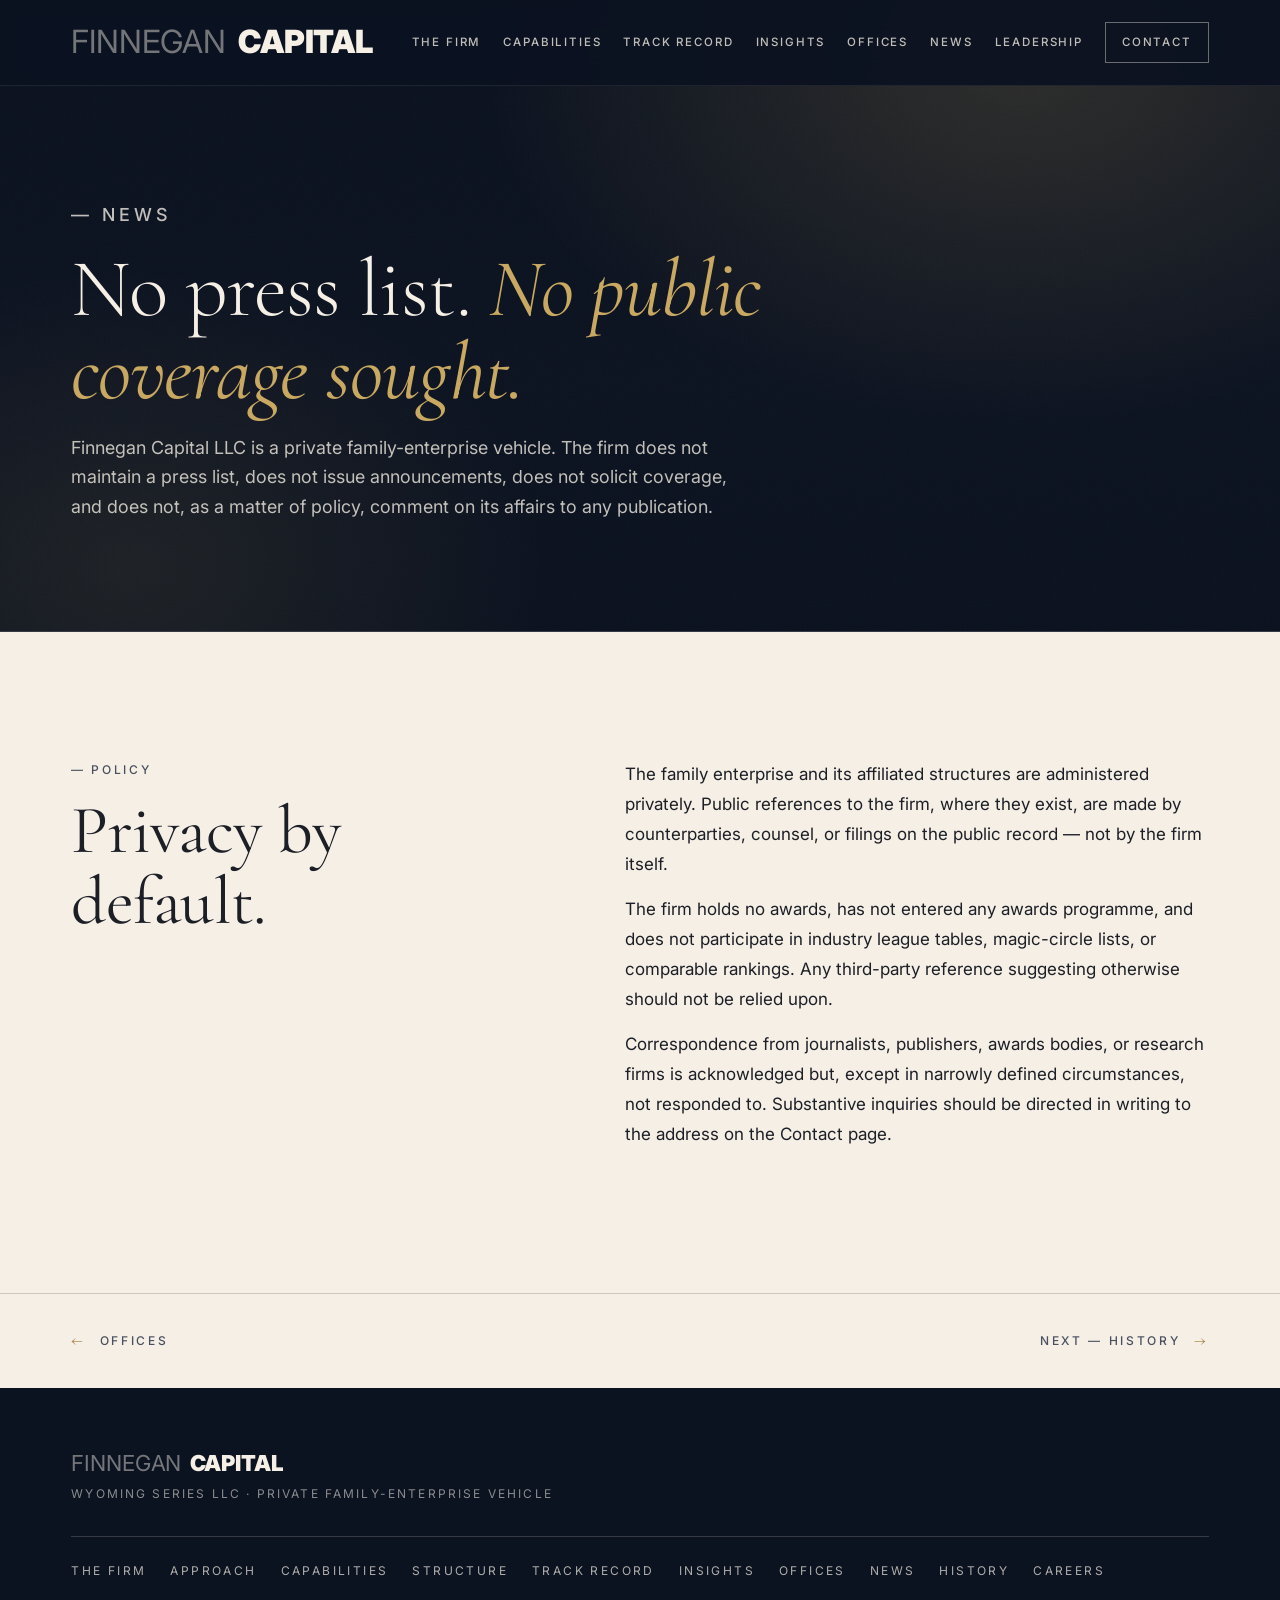
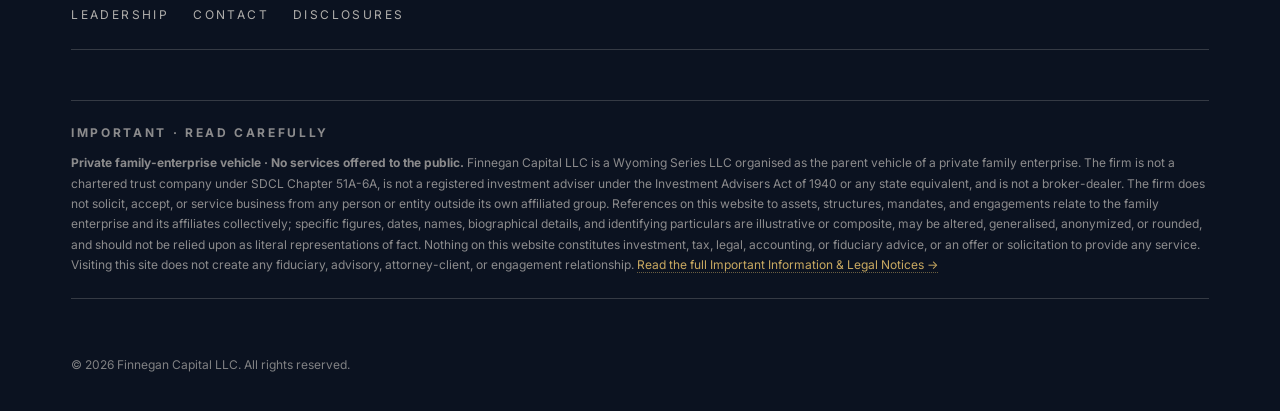
<file: news.html>
<!DOCTYPE html>
<html lang="en">
<head>
<meta charset="UTF-8" />
<meta http-equiv="X-UA-Compatible" content="IE=edge" />
<meta name="viewport" content="width=device-width, initial-scale=1.0" />

<title>News — Finnegan Capital</title>
<meta name="description" content="Finnegan Capital LLC maintains no press list and does not seek public coverage. The firm is a private family-enterprise vehicle and does not solicit business." />
<meta name="keywords" content="Finnegan Capital, private family enterprise, Wyoming Series LLC" />
<meta name="author" content="Finnegan Capital LLC" />
<meta name="robots" content="index,follow,max-snippet:-1,max-image-preview:large,max-video-preview:-1" />
<meta name="theme-color" content="#0b1220" />
<link rel="canonical" href="https://finnegan.capital/news.html" />
<meta property="og:site_name" content="Finnegan Capital" />
<meta property="og:type" content="website" />
<meta property="og:locale" content="en_US" />
<meta property="og:title" content="News — Finnegan Capital" />
<meta property="og:description" content="The firm maintains no press list and does not seek public coverage." />
<meta property="og:url" content="https://finnegan.capital/news.html" />
<meta property="og:image" content="https://finnegan.capital/og-image.png" />
<meta property="og:image:width" content="1200" />
<meta property="og:image:height" content="630" />
<meta name="twitter:card" content="summary_large_image" />
<meta name="twitter:title" content="News — Finnegan Capital" />
<meta name="twitter:description" content="The firm maintains no press list and does not seek public coverage." />
<meta name="twitter:image" content="https://finnegan.capital/og-image.png" />
<link rel="icon" type="image/svg+xml" href="favicon.svg" />
<link rel="apple-touch-icon" href="favicon.svg" />
<link rel="manifest" href="site.webmanifest" />
<link rel="preconnect" href="https://fonts.googleapis.com" />
<link rel="preconnect" href="https://fonts.gstatic.com" crossorigin />
<link href="https://fonts.googleapis.com/css2?family=Cormorant+Garamond:ital,wght@0,300;0,400;0,500;0,600;1,400&family=Inter:wght@300;400;500;600;700;900&display=swap" rel="stylesheet" />
<link rel="stylesheet" href="styles.css" />
<script type="application/ld+json">
{"@context":"https://schema.org","@type":"FinancialService","@id":"https://finnegan.capital/#organization","name":"Finnegan Capital","alternateName":"Finnegan Capital LLC","url":"https://finnegan.capital/","logo":"https://finnegan.capital/favicon.svg"}
</script>
</head>
<body class="page--inner">

<header class="nav" id="nav">
  <div class="nav__inner">
    <a href="index.html" class="brand"><span class="wordmark"><span class="wordmark__a">FINNEGAN</span><span class="wordmark__b">CAPITAL</span></span></a>
    <nav class="nav__links" aria-label="Primary">
      <a href="firm.html">The Firm</a>
      <a href="capabilities.html">Capabilities</a>
      <a href="track-record.html">Track Record</a>
      <a href="insights.html">Insights</a>
      <a href="offices.html">Offices</a>
      <a href="news.html" aria-current="page">News</a>
      <a href="leadership.html">Leadership</a>
      <a href="contact.html" class="nav__cta">Contact</a>
    </nav>
    <button class="nav__toggle" aria-label="Open menu"><span></span><span></span><span></span></button>
  </div>
</header>

<section class="page-hero">
  <div class="hero__bg" aria-hidden="true"></div>
  <div class="hero__grain" aria-hidden="true"></div>
  <div class="container">
    <p class="eyebrow eyebrow--gold">— News</p>
    <h1>No press list. <em>No public coverage sought.</em></h1>
    <p>Finnegan Capital LLC is a private family-enterprise vehicle. The firm does not maintain a press list, does not issue announcements, does not solicit coverage, and does not, as a matter of policy, comment on its affairs to any publication.</p>
  </div>
</section>

<section class="section section--cream">
  <div class="container grid-2">
    <div class="col">
      <p class="eyebrow">— Policy</p>
      <h2 class="display">Privacy by default.</h2>
    </div>
    <div class="col col--prose">
      <p>The family enterprise and its affiliated structures are administered privately. Public references to the firm, where they exist, are made by counterparties, counsel, or filings on the public record — not by the firm itself.</p>
      <p>The firm holds no awards, has not entered any awards programme, and does not participate in industry league tables, magic-circle lists, or comparable rankings. Any third-party reference suggesting otherwise should not be relied upon.</p>
      <p>Correspondence from journalists, publishers, awards bodies, or research firms is acknowledged but, except in narrowly defined circumstances, not responded to. Substantive inquiries should be directed in writing to the address on the <a href="contact.html">Contact</a> page.</p>
    </div>
  </div>
</section>

<section class="pager">
  <div class="container pager__inner">
    <a class="pager__prev" href="offices.html"><span>←</span><em>Offices</em></a>
    <a class="pager__next" href="history.html"><em>Next — History</em><span>→</span></a>
  </div>
</section>

<footer class="foot">
  <div class="container foot__inner">
    <div class="foot__brand"><div><span class="wordmark"><span class="wordmark__a">FINNEGAN</span><span class="wordmark__b">CAPITAL</span></span><p class="foot__sub">Wyoming Series LLC · Private family-enterprise vehicle</p></div></div>
    <nav class="foot__links"><a href="firm.html">The Firm</a><a href="approach.html">Approach</a><a href="capabilities.html">Capabilities</a><a href="structure.html">Structure</a><a href="track-record.html">Track Record</a><a href="insights.html">Insights</a><a href="offices.html">Offices</a><a href="news.html">News</a><a href="history.html">History</a><a href="careers.html">Careers</a><a href="leadership.html">Leadership</a><a href="contact.html">Contact</a><a href="disclosures.html">Disclosures</a></nav>
    <div class="foot__notices">
      <p class="foot__notices-head">Important · Read Carefully</p>
      <p><strong>Private family-enterprise vehicle · No services offered to the public.</strong> Finnegan Capital LLC is a Wyoming Series LLC organised as the parent vehicle of a private family enterprise. The firm is not a chartered trust company under SDCL Chapter 51A-6A, is not a registered investment adviser under the Investment Advisers Act of 1940 or any state equivalent, and is not a broker-dealer. The firm does not solicit, accept, or service business from any person or entity outside its own affiliated group. References on this website to assets, structures, mandates, and engagements relate to the family enterprise and its affiliates collectively; specific figures, dates, names, biographical details, and identifying particulars are illustrative or composite, may be altered, generalised, anonymized, or rounded, and should not be relied upon as literal representations of fact. Nothing on this website constitutes investment, tax, legal, accounting, or fiduciary advice, or an offer or solicitation to provide any service. Visiting this site does not create any fiduciary, advisory, attorney-client, or engagement relationship. <a href="disclosures.html">Read the full Important Information &amp; Legal Notices →</a></p>
    </div>
    <p class="foot__legal">© <span id="year"></span> Finnegan Capital LLC. All rights reserved.</p>
  </div>
</footer>

<script src="script.js"></script>
</body>
</html>
</file>
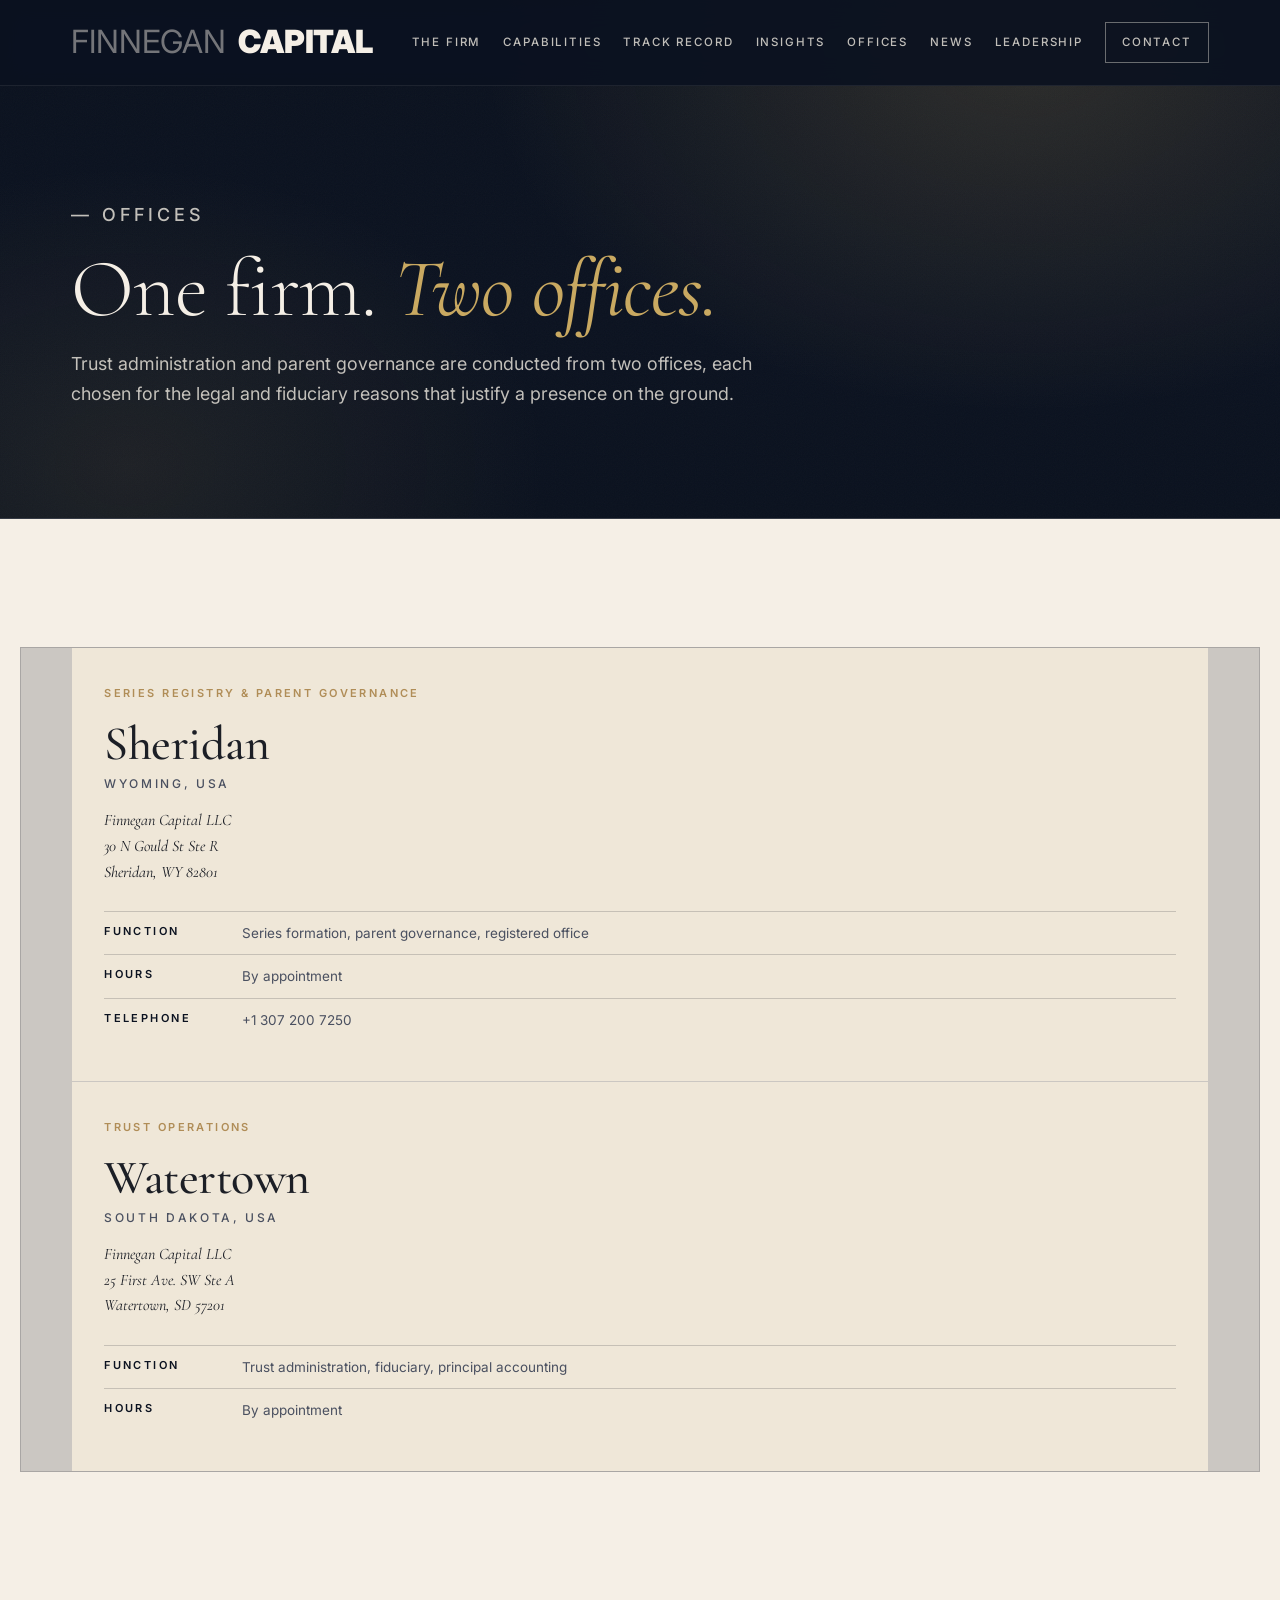
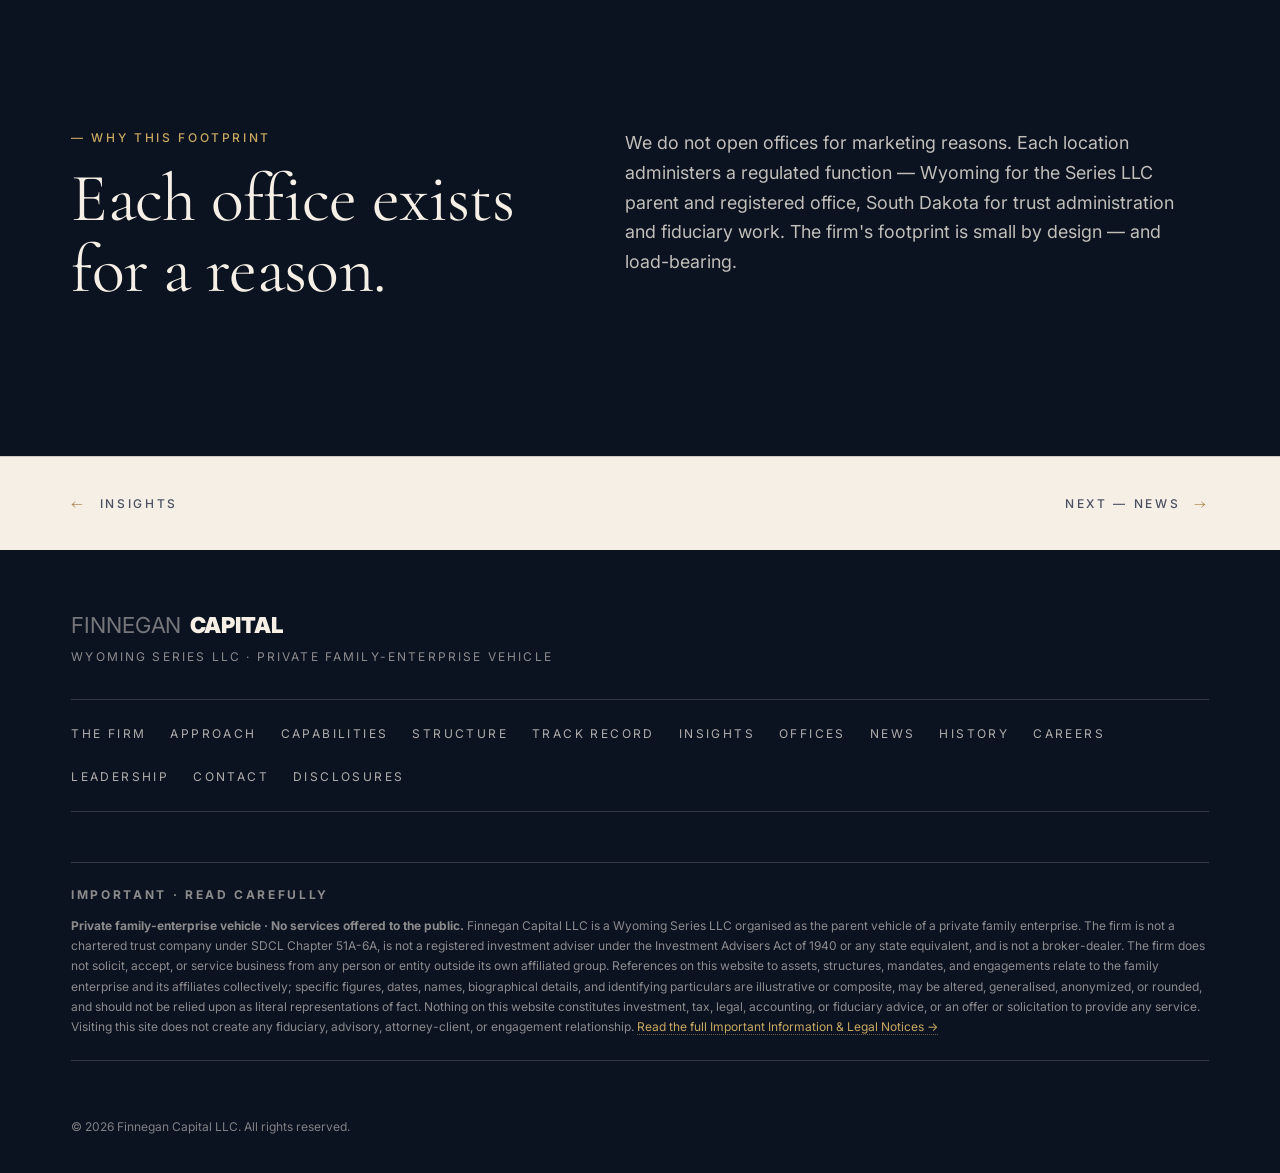
<file: offices.html>
<!DOCTYPE html>
<html lang="en">
<head>
<meta charset="UTF-8" />
<meta http-equiv="X-UA-Compatible" content="IE=edge" />
<meta name="viewport" content="width=device-width, initial-scale=1.0" />

<title>Offices — Finnegan Capital | Wyoming & South Dakota</title>
<meta name="description" content="Finnegan Capital offices: Wyoming Series LLC registry in Sheridan, and trust operations in Watertown, South Dakota." />
<meta name="keywords" content="Finnegan Capital offices, Wyoming Series LLC, Sheridan WY, South Dakota trustee, Watertown SD" />
<meta name="author" content="Finnegan Capital LLC" />
<meta name="robots" content="index,follow,max-snippet:-1,max-image-preview:large,max-video-preview:-1" />
<meta name="theme-color" content="#0b1220" />
<link rel="canonical" href="https://finnegan.capital/offices.html" />
<meta property="og:site_name" content="Finnegan Capital" />
<meta property="og:type" content="website" />
<meta property="og:locale" content="en_US" />
<meta property="og:title" content="Offices — Finnegan Capital" />
<meta property="og:description" content="Two offices — Sheridan, Wyoming and Watertown, South Dakota." />
<meta property="og:url" content="https://finnegan.capital/offices.html" />
<meta property="og:image" content="https://finnegan.capital/og-image.png" />
<meta property="og:image:width" content="1200" />
<meta property="og:image:height" content="630" />
<meta name="twitter:card" content="summary_large_image" />
<meta name="twitter:title" content="Offices — Finnegan Capital" />
<meta name="twitter:description" content="Two offices — Wyoming and South Dakota." />
<meta name="twitter:image" content="https://finnegan.capital/og-image.png" />
<link rel="icon" type="image/svg+xml" href="favicon.svg" />
<link rel="apple-touch-icon" href="favicon.svg" />
<link rel="manifest" href="site.webmanifest" />
<link rel="preconnect" href="https://fonts.googleapis.com" />
<link rel="preconnect" href="https://fonts.gstatic.com" crossorigin />
<link href="https://fonts.googleapis.com/css2?family=Cormorant+Garamond:ital,wght@0,300;0,400;0,500;0,600;1,400&family=Inter:wght@300;400;500;600;700;900&display=swap" rel="stylesheet" />
<link rel="stylesheet" href="styles.css" />
<script type="application/ld+json">
{"@context":"https://schema.org","@type":"FinancialService","@id":"https://finnegan.capital/#organization","name":"Finnegan Capital","alternateName":"Finnegan Capital LLC","url":"https://finnegan.capital/","logo":"https://finnegan.capital/favicon.svg","telephone":"+1-307-200-7250","address":{"@type":"PostalAddress","streetAddress":"30 N Gould St Ste R","addressLocality":"Sheridan","addressRegion":"WY","postalCode":"82801","addressCountry":"US"},"location":[{"@type":"Place","name":"Sheridan — Wyoming Series Registry","address":{"@type":"PostalAddress","streetAddress":"30 N Gould St Ste R","addressLocality":"Sheridan","addressRegion":"WY","postalCode":"82801","addressCountry":"US"}},{"@type":"Place","name":"Watertown — South Dakota Trust Operations","address":{"@type":"PostalAddress","streetAddress":"25 First Ave SW Ste A","addressLocality":"Watertown","addressRegion":"SD","postalCode":"57201","addressCountry":"US"}}]}
</script>
</head>
<body class="page--inner">

<header class="nav" id="nav">
  <div class="nav__inner">
    <a href="index.html" class="brand"><span class="wordmark"><span class="wordmark__a">FINNEGAN</span><span class="wordmark__b">CAPITAL</span></span></a>
    <nav class="nav__links" aria-label="Primary">
      <a href="firm.html">The Firm</a>
      <a href="capabilities.html">Capabilities</a>
      <a href="track-record.html">Track Record</a>
      <a href="insights.html">Insights</a>
      <a href="offices.html" aria-current="page">Offices</a>
      <a href="news.html">News</a>
      <a href="leadership.html">Leadership</a>
      <a href="contact.html" class="nav__cta">Contact</a>
    </nav>
    <button class="nav__toggle" aria-label="Open menu"><span></span><span></span><span></span></button>
  </div>
</header>

<section class="page-hero">
  <div class="hero__bg" aria-hidden="true"></div>
  <div class="hero__grain" aria-hidden="true"></div>
  <div class="container">
    <p class="eyebrow eyebrow--gold">— Offices</p>
    <h1>One firm. <em>Two offices.</em></h1>
    <p>Trust administration and parent governance are conducted from two offices, each chosen for the legal and fiduciary reasons that justify a presence on the ground.</p>
  </div>
</section>

<section class="section section--cream">
  <div class="container offices">

    <article class="office office--feature">
      <p class="office__role">Series Registry &amp; Parent Governance</p>
      <h2 class="office__city">Sheridan<span>Wyoming, USA</span></h2>
      <p class="office__addr">Finnegan Capital LLC<br/>30 N Gould St Ste R<br/>Sheridan, WY 82801</p>
      <ul class="office__lines">
        <li><strong>Function</strong>Series formation, parent governance, registered office</li>
        <li><strong>Hours</strong>By appointment</li>
        <li><strong>Telephone</strong>+1 307 200 7250</li>
      </ul>
    </article>

    <article class="office office--feature">
      <p class="office__role">Trust Operations</p>
      <h2 class="office__city">Watertown<span>South Dakota, USA</span></h2>
      <p class="office__addr">Finnegan Capital LLC<br/>25 First Ave. SW Ste A<br/>Watertown, SD 57201</p>
      <ul class="office__lines">
        <li><strong>Function</strong>Trust administration, fiduciary, principal accounting</li>
        <li><strong>Hours</strong>By appointment</li>
      </ul>
    </article>

  </div>
</section>

<section class="section section--ink">
  <div class="container grid-2">
    <div class="col">
      <p class="eyebrow eyebrow--gold">— Why this footprint</p>
      <h2 class="display display--light">Each office exists for a reason.</h2>
    </div>
    <div class="col">
      <p class="lede lede--light">We do not open offices for marketing reasons. Each location administers a regulated function — Wyoming for the Series LLC parent and registered office, South Dakota for trust administration and fiduciary work. The firm&#39;s footprint is small by design — and load-bearing.</p>
    </div>
  </div>
</section>

<section class="pager">
  <div class="container pager__inner">
    <a class="pager__prev" href="insights.html"><span>←</span><em>Insights</em></a>
    <a class="pager__next" href="news.html"><em>Next — News</em><span>→</span></a>
  </div>
</section>

<footer class="foot">
  <div class="container foot__inner">
    <div class="foot__brand"><div><span class="wordmark"><span class="wordmark__a">FINNEGAN</span><span class="wordmark__b">CAPITAL</span></span><p class="foot__sub">Wyoming Series LLC · Private family-enterprise vehicle</p></div></div>
    <nav class="foot__links"><a href="firm.html">The Firm</a><a href="approach.html">Approach</a><a href="capabilities.html">Capabilities</a><a href="structure.html">Structure</a><a href="track-record.html">Track Record</a><a href="insights.html">Insights</a><a href="offices.html">Offices</a><a href="news.html">News</a><a href="history.html">History</a><a href="careers.html">Careers</a><a href="leadership.html">Leadership</a><a href="contact.html">Contact</a><a href="disclosures.html">Disclosures</a></nav>
    <div class="foot__notices">
      <p class="foot__notices-head">Important · Read Carefully</p>
      <p><strong>Private family-enterprise vehicle · No services offered to the public.</strong> Finnegan Capital LLC is a Wyoming Series LLC organised as the parent vehicle of a private family enterprise. The firm is not a chartered trust company under SDCL Chapter 51A-6A, is not a registered investment adviser under the Investment Advisers Act of 1940 or any state equivalent, and is not a broker-dealer. The firm does not solicit, accept, or service business from any person or entity outside its own affiliated group. References on this website to assets, structures, mandates, and engagements relate to the family enterprise and its affiliates collectively; specific figures, dates, names, biographical details, and identifying particulars are illustrative or composite, may be altered, generalised, anonymized, or rounded, and should not be relied upon as literal representations of fact. Nothing on this website constitutes investment, tax, legal, accounting, or fiduciary advice, or an offer or solicitation to provide any service. Visiting this site does not create any fiduciary, advisory, attorney-client, or engagement relationship. <a href="disclosures.html">Read the full Important Information &amp; Legal Notices →</a></p>
    </div>
    <p class="foot__legal">© <span id="year"></span> Finnegan Capital LLC. All rights reserved.</p>
  </div>
</footer>

<script src="script.js"></script>
</body>
</html>
</file>
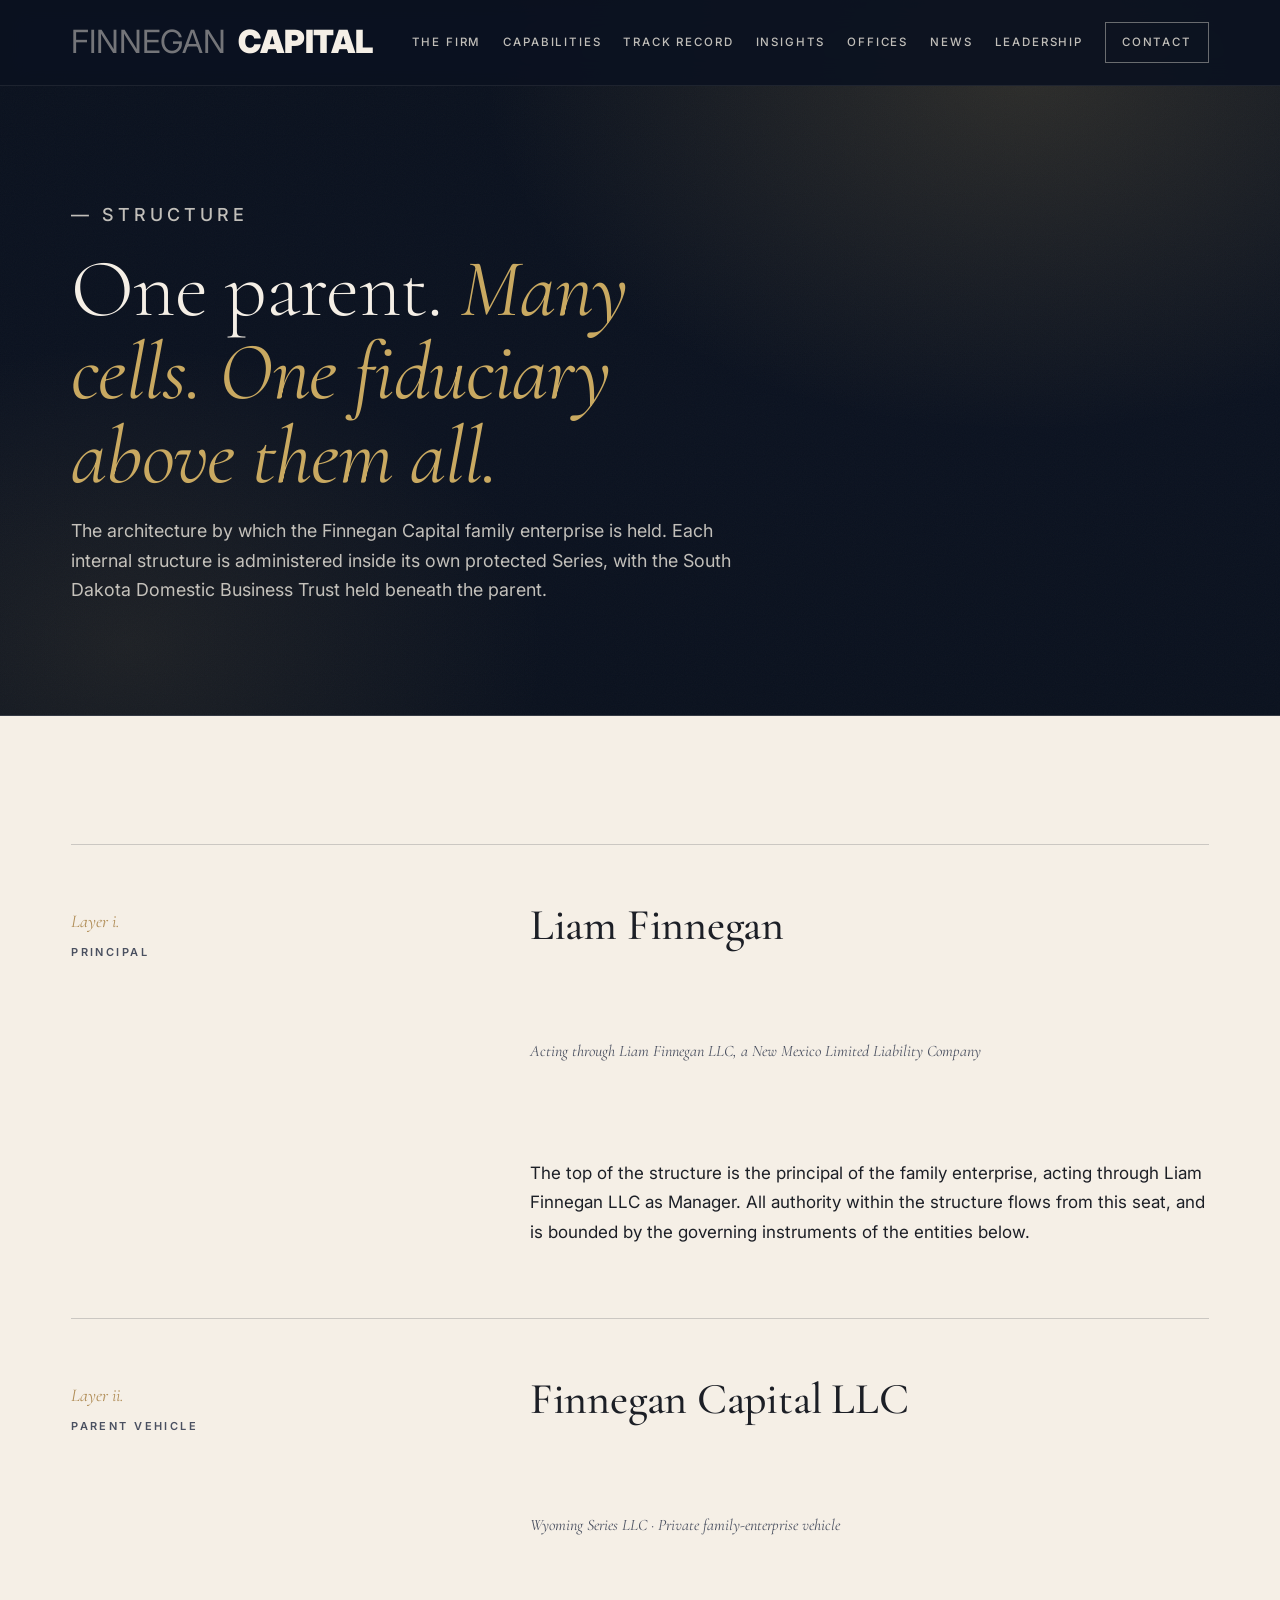
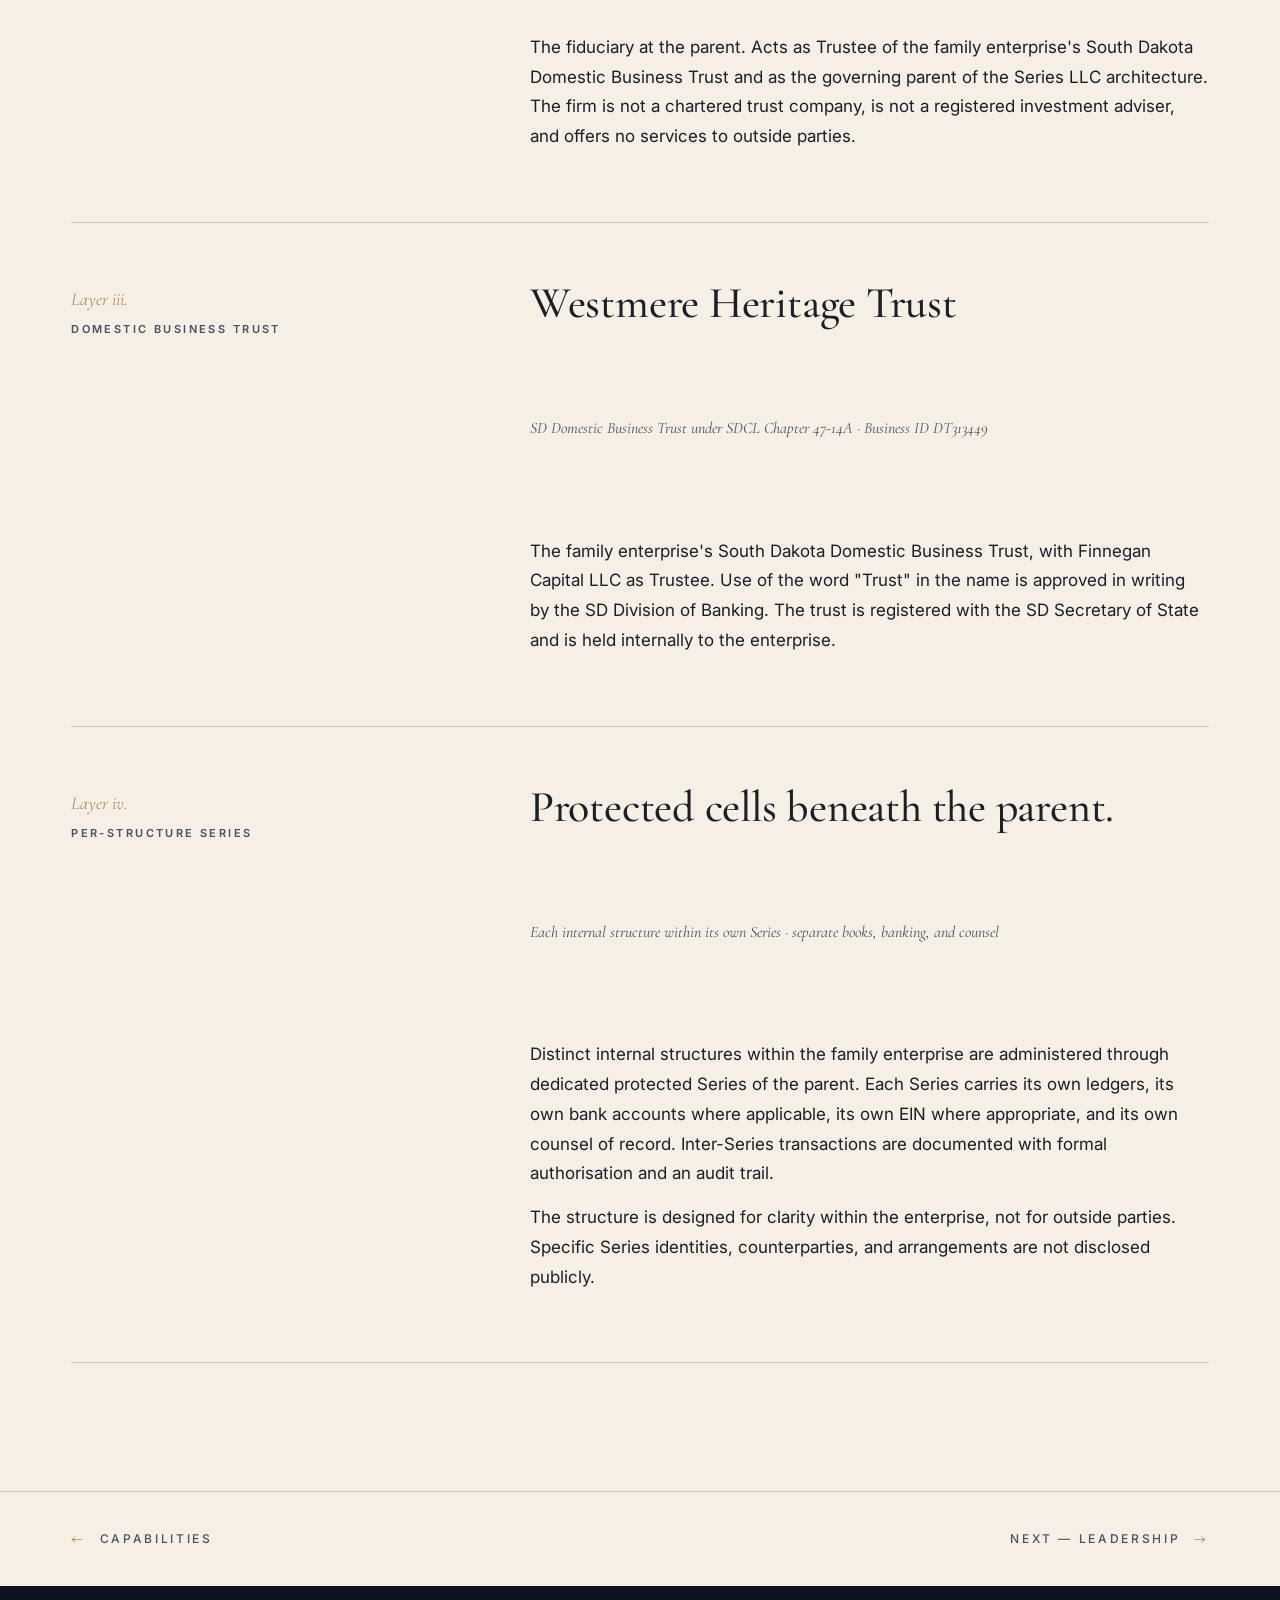
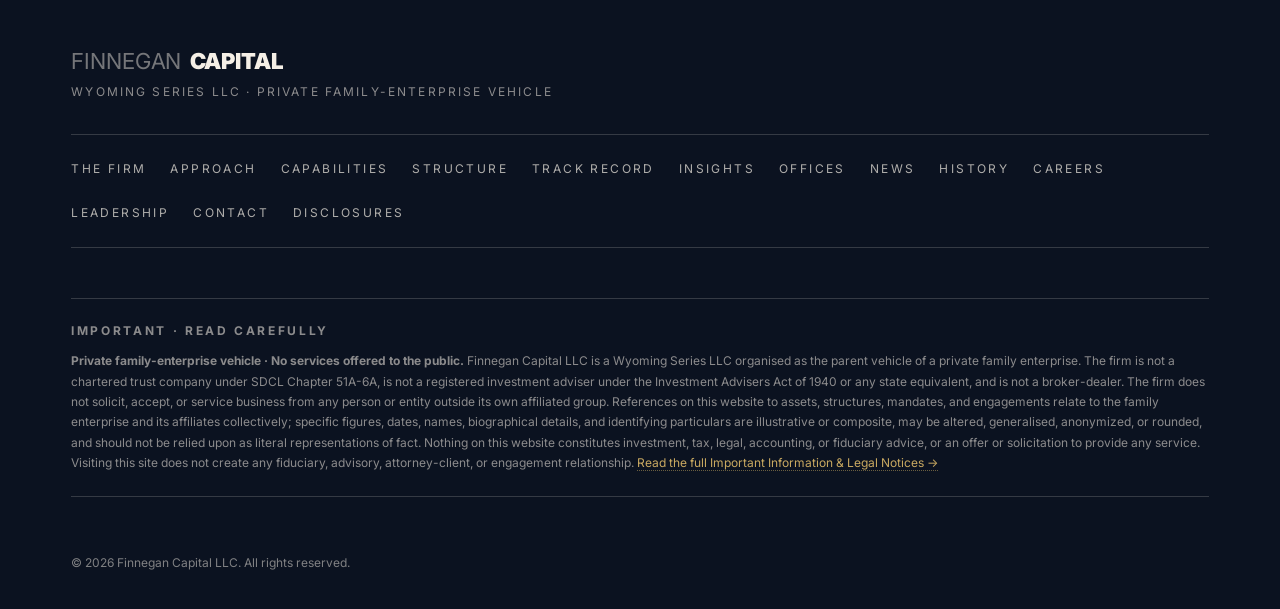
<file: structure.html>
<!DOCTYPE html>
<html lang="en">
<head>
<meta charset="UTF-8" />
<meta http-equiv="X-UA-Compatible" content="IE=edge" />
<meta name="viewport" content="width=device-width, initial-scale=1.0" />

<title>Structure — Finnegan Capital | Wyoming Series LLC Architecture</title>
<meta name="description" content="The architecture by which the Finnegan Capital family enterprise is held: Wyoming Series LLC parent, single fiduciary, per-structure protected Series, with the South Dakota business trust below." />
<meta name="keywords" content="Finnegan Capital structure, Wyoming Series LLC, protected Series, South Dakota business trust, private family enterprise" />
<meta name="author" content="Finnegan Capital LLC" />
<meta name="robots" content="index,follow,max-snippet:-1,max-image-preview:large,max-video-preview:-1" />
<meta name="theme-color" content="#0b1220" />
<link rel="canonical" href="https://finnegan.capital/structure.html" />
<meta property="og:site_name" content="Finnegan Capital" />
<meta property="og:type" content="website" />
<meta property="og:locale" content="en_US" />
<meta property="og:title" content="Structure — Finnegan Capital" />
<meta property="og:description" content="One firm. Many cells. One fiduciary at the parent." />
<meta property="og:url" content="https://finnegan.capital/structure.html" />
<meta property="og:image" content="https://finnegan.capital/og-image.png" />
<meta property="og:image:width" content="1200" />
<meta property="og:image:height" content="630" />
<meta name="twitter:card" content="summary_large_image" />
<meta name="twitter:title" content="Structure — Finnegan Capital" />
<meta name="twitter:description" content="One firm. Many cells. One fiduciary at the parent." />
<meta name="twitter:image" content="https://finnegan.capital/og-image.png" />
<link rel="icon" type="image/svg+xml" href="favicon.svg" />
<link rel="apple-touch-icon" href="favicon.svg" />
<link rel="manifest" href="site.webmanifest" />
<link rel="preconnect" href="https://fonts.googleapis.com" />
<link rel="preconnect" href="https://fonts.gstatic.com" crossorigin />
<link href="https://fonts.googleapis.com/css2?family=Cormorant+Garamond:ital,wght@0,300;0,400;0,500;0,600;1,400&family=Inter:wght@300;400;500;600;700;900&display=swap" rel="stylesheet" />
<link rel="stylesheet" href="styles.css" />
<script type="application/ld+json">
{"@context":"https://schema.org","@type":"FinancialService","@id":"https://finnegan.capital/#organization","name":"Finnegan Capital","alternateName":"Finnegan Capital LLC","url":"https://finnegan.capital/","logo":"https://finnegan.capital/favicon.svg"}
</script>
</head>
<body class="page--inner">

<header class="nav" id="nav">
  <div class="nav__inner">
    <a href="index.html" class="brand"><span class="wordmark"><span class="wordmark__a">FINNEGAN</span><span class="wordmark__b">CAPITAL</span></span></a>
    <nav class="nav__links" aria-label="Primary">
      <a href="firm.html">The Firm</a>
      <a href="capabilities.html">Capabilities</a>
      <a href="track-record.html">Track Record</a>
      <a href="insights.html">Insights</a>
      <a href="offices.html">Offices</a>
      <a href="news.html">News</a>
      <a href="leadership.html">Leadership</a>
      <a href="contact.html" class="nav__cta">Contact</a>
    </nav>
    <button class="nav__toggle" aria-label="Open menu"><span></span><span></span><span></span></button>
  </div>
</header>

<section class="page-hero">
  <div class="hero__bg" aria-hidden="true"></div>
  <div class="hero__grain" aria-hidden="true"></div>
  <div class="container">
    <p class="eyebrow eyebrow--gold">— Structure</p>
    <h1>One parent. <em>Many cells. One fiduciary above them all.</em></h1>
    <p>The architecture by which the Finnegan Capital family enterprise is held. Each internal structure is administered inside its own protected Series, with the South Dakota Domestic Business Trust held beneath the parent.</p>
  </div>
</section>

<section class="section section--cream">
  <div class="container">

    <ol class="layers">

      <li class="layer">
        <div class="layer__head">
          <span class="layer__step">Layer i.</span>
          <span class="layer__role">Principal</span>
        </div>
        <h2 class="layer__name">Liam Finnegan</h2>
        <p class="layer__meta">Acting through Liam Finnegan LLC, a New Mexico Limited Liability Company</p>
        <div class="layer__body">
          <p>The top of the structure is the principal of the family enterprise, acting through Liam Finnegan LLC as Manager. All authority within the structure flows from this seat, and is bounded by the governing instruments of the entities below.</p>
        </div>
      </li>

      <li class="layer">
        <div class="layer__head">
          <span class="layer__step">Layer ii.</span>
          <span class="layer__role">Parent Vehicle</span>
        </div>
        <h2 class="layer__name">Finnegan Capital LLC</h2>
        <p class="layer__meta">Wyoming Series LLC · Private family-enterprise vehicle</p>
        <div class="layer__body">
          <p>The fiduciary at the parent. Acts as Trustee of the family enterprise&#39;s South Dakota Domestic Business Trust and as the governing parent of the Series LLC architecture. The firm is not a chartered trust company, is not a registered investment adviser, and offers no services to outside parties.</p>
        </div>
      </li>

      <li class="layer">
        <div class="layer__head">
          <span class="layer__step">Layer iii.</span>
          <span class="layer__role">Domestic Business Trust</span>
        </div>
        <h2 class="layer__name">Westmere Heritage Trust</h2>
        <p class="layer__meta">SD Domestic Business Trust under SDCL Chapter 47-14A · Business ID DT313449</p>
        <div class="layer__body">
          <p>The family enterprise&#39;s South Dakota Domestic Business Trust, with Finnegan Capital LLC as Trustee. Use of the word &quot;Trust&quot; in the name is approved in writing by the SD Division of Banking. The trust is registered with the SD Secretary of State and is held internally to the enterprise.</p>
        </div>
      </li>

      <li class="layer">
        <div class="layer__head">
          <span class="layer__step">Layer iv.</span>
          <span class="layer__role">Per-Structure Series</span>
        </div>
        <h2 class="layer__name">Protected cells beneath the parent.</h2>
        <p class="layer__meta">Each internal structure within its own Series · separate books, banking, and counsel</p>
        <div class="layer__body">
          <p>Distinct internal structures within the family enterprise are administered through dedicated protected Series of the parent. Each Series carries its own ledgers, its own bank accounts where applicable, its own EIN where appropriate, and its own counsel of record. Inter-Series transactions are documented with formal authorisation and an audit trail.</p>
          <p>The structure is designed for clarity within the enterprise, not for outside parties. Specific Series identities, counterparties, and arrangements are not disclosed publicly.</p>
        </div>
      </li>

    </ol>

  </div>
</section>

<section class="pager">
  <div class="container pager__inner">
    <a class="pager__prev" href="capabilities.html"><span>←</span><em>Capabilities</em></a>
    <a class="pager__next" href="leadership.html"><em>Next — Leadership</em><span>→</span></a>
  </div>
</section>

<footer class="foot">
  <div class="container foot__inner">
    <div class="foot__brand"><div><span class="wordmark"><span class="wordmark__a">FINNEGAN</span><span class="wordmark__b">CAPITAL</span></span><p class="foot__sub">Wyoming Series LLC · Private family-enterprise vehicle</p></div></div>
    <nav class="foot__links"><a href="firm.html">The Firm</a><a href="approach.html">Approach</a><a href="capabilities.html">Capabilities</a><a href="structure.html">Structure</a><a href="track-record.html">Track Record</a><a href="insights.html">Insights</a><a href="offices.html">Offices</a><a href="news.html">News</a><a href="history.html">History</a><a href="careers.html">Careers</a><a href="leadership.html">Leadership</a><a href="contact.html">Contact</a><a href="disclosures.html">Disclosures</a></nav>
    <div class="foot__notices">
      <p class="foot__notices-head">Important · Read Carefully</p>
      <p><strong>Private family-enterprise vehicle · No services offered to the public.</strong> Finnegan Capital LLC is a Wyoming Series LLC organised as the parent vehicle of a private family enterprise. The firm is not a chartered trust company under SDCL Chapter 51A-6A, is not a registered investment adviser under the Investment Advisers Act of 1940 or any state equivalent, and is not a broker-dealer. The firm does not solicit, accept, or service business from any person or entity outside its own affiliated group. References on this website to assets, structures, mandates, and engagements relate to the family enterprise and its affiliates collectively; specific figures, dates, names, biographical details, and identifying particulars are illustrative or composite, may be altered, generalised, anonymized, or rounded, and should not be relied upon as literal representations of fact. Nothing on this website constitutes investment, tax, legal, accounting, or fiduciary advice, or an offer or solicitation to provide any service. Visiting this site does not create any fiduciary, advisory, attorney-client, or engagement relationship. <a href="disclosures.html">Read the full Important Information &amp; Legal Notices →</a></p>
    </div>
    <p class="foot__legal">© <span id="year"></span> Finnegan Capital LLC. All rights reserved.</p>
  </div>
</footer>

<script src="script.js"></script>
</body>
</html>
</file>
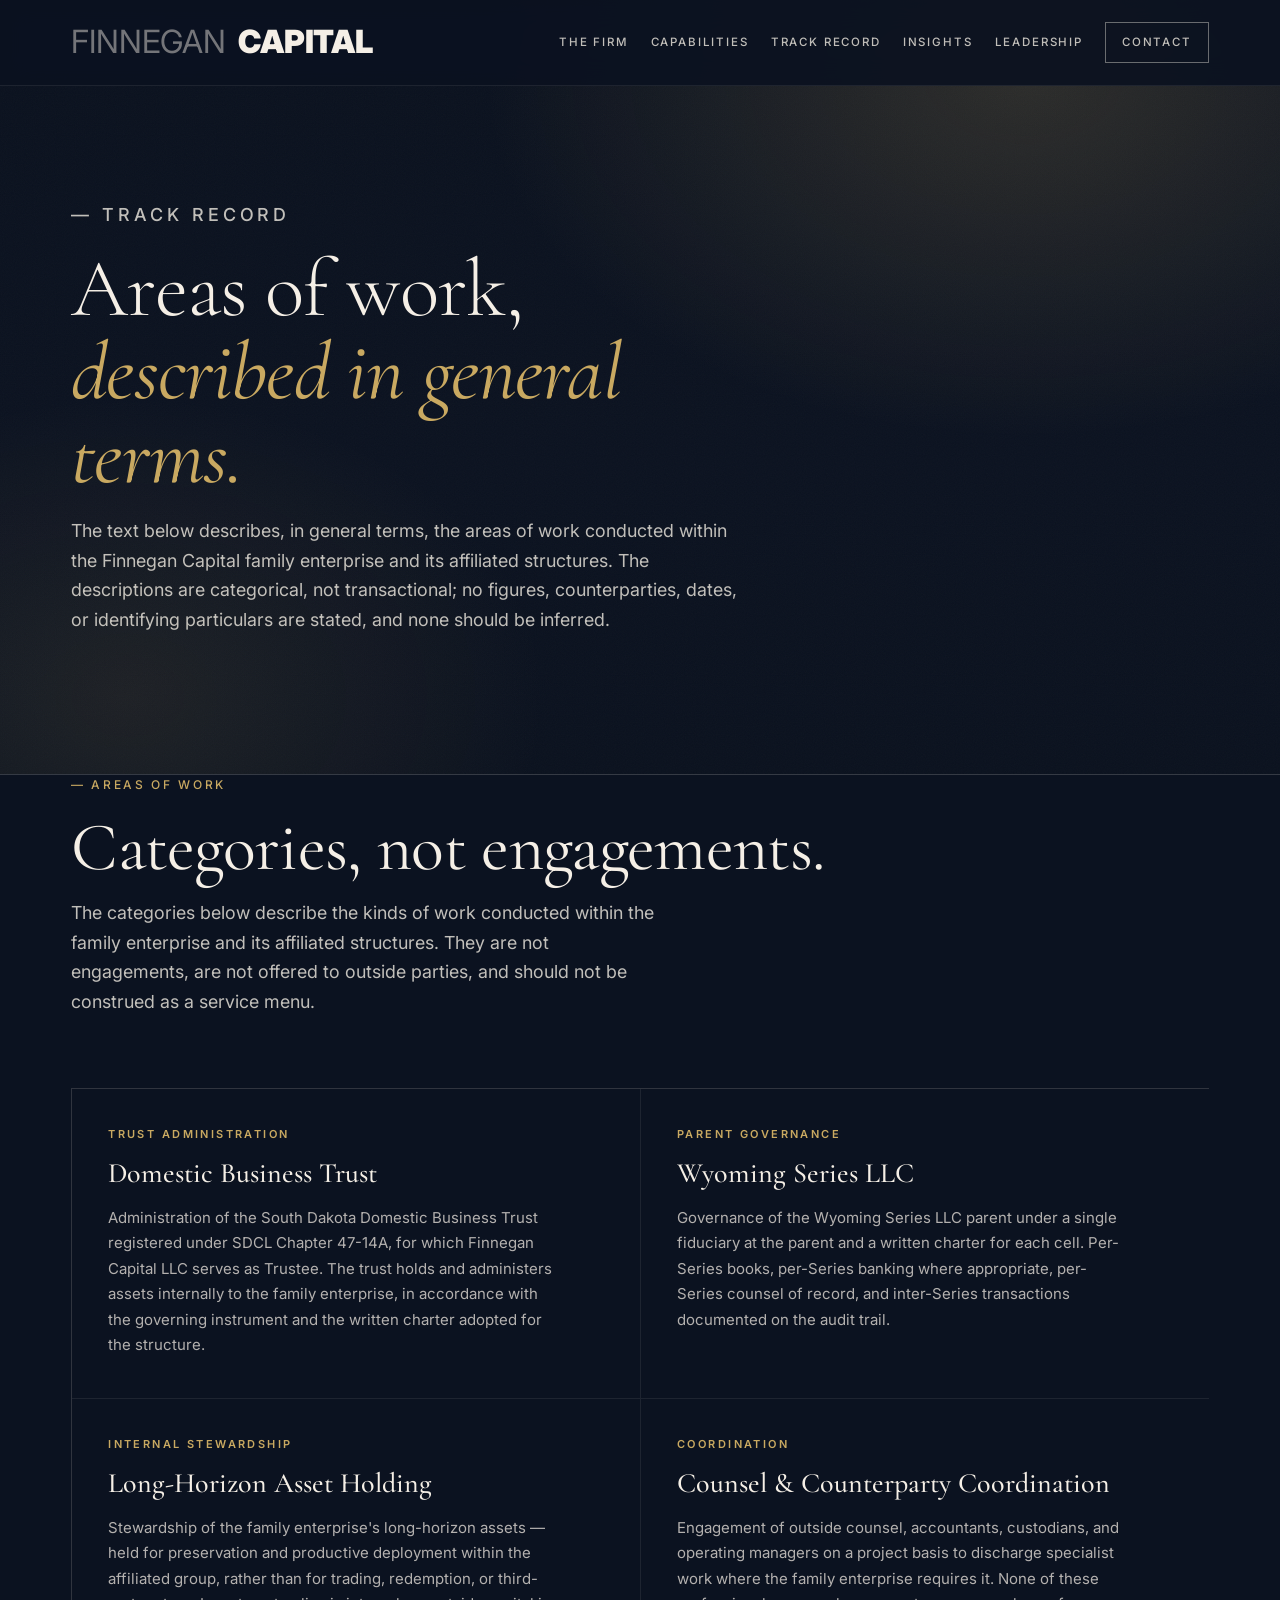
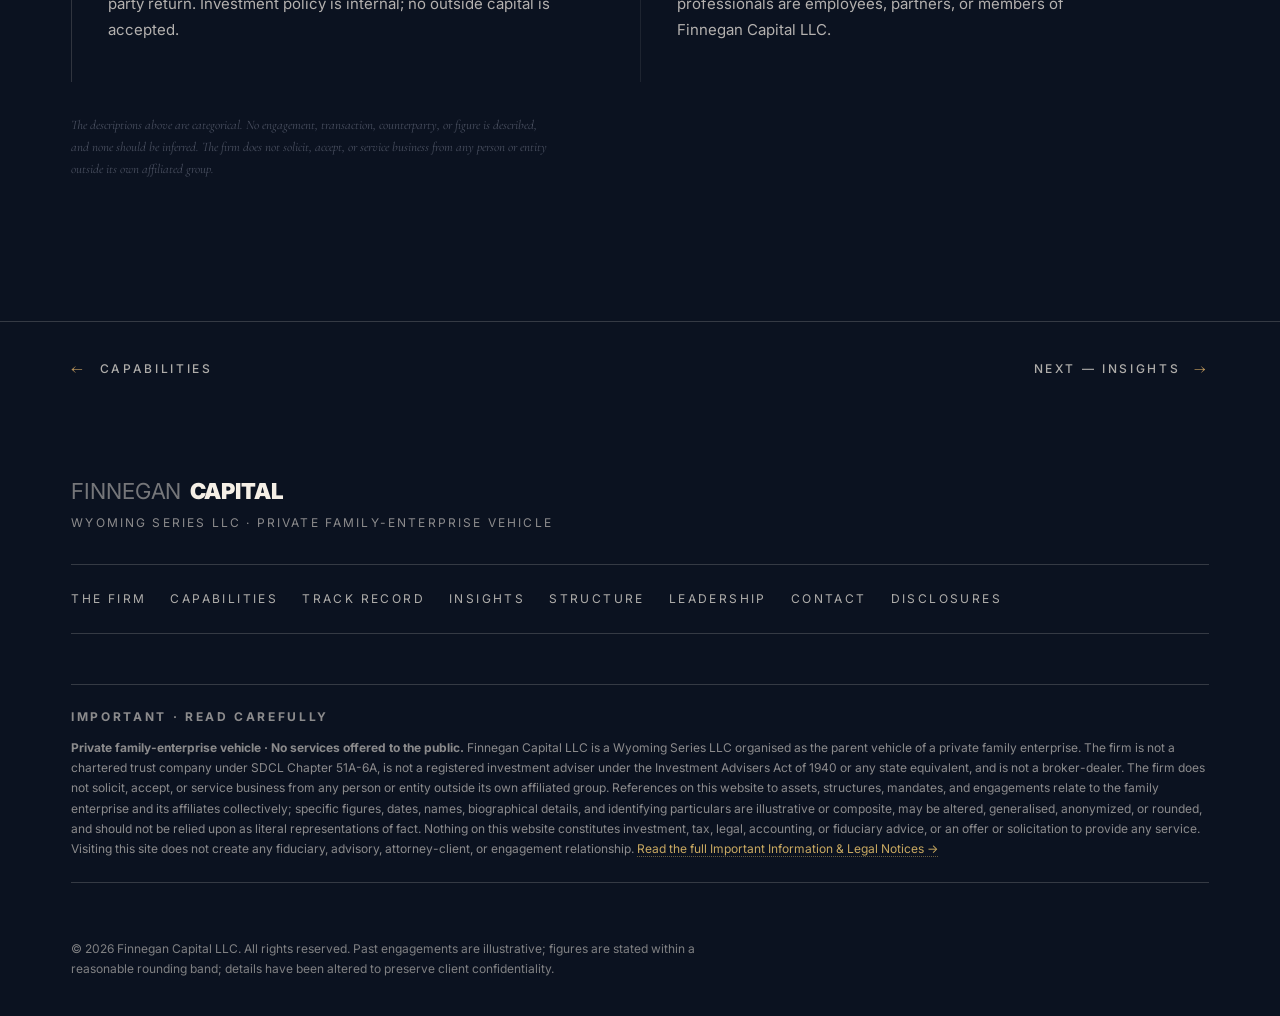
<file: track-record.html>
<!DOCTYPE html>
<html lang="en">
<head>
<meta charset="UTF-8" />
<meta http-equiv="X-UA-Compatible" content="IE=edge" />
<meta name="viewport" content="width=device-width, initial-scale=1.0" />

<title>Track Record — Finnegan Capital</title>
<meta name="description" content="The areas of work conducted within the Finnegan Capital family enterprise — trust administration, internal structuring, and long-horizon asset stewardship. No external engagements." />
<meta name="keywords" content="Finnegan Capital, private family enterprise, Wyoming Series LLC, internal mandates" />
<meta name="author" content="Finnegan Capital LLC" />
<meta name="robots" content="index,follow,max-snippet:-1,max-image-preview:large,max-video-preview:-1" />
<meta name="theme-color" content="#0b1220" />
<link rel="canonical" href="https://finnegan.capital/track-record.html" />
<meta property="og:site_name" content="Finnegan Capital" />
<meta property="og:type" content="website" />
<meta property="og:locale" content="en_US" />
<meta property="og:title" content="Track Record — Finnegan Capital" />
<meta property="og:description" content="Areas of work within the Finnegan Capital family enterprise." />
<meta property="og:url" content="https://finnegan.capital/track-record.html" />
<meta property="og:image" content="https://finnegan.capital/og-image.png" />
<meta property="og:image:width" content="1200" />
<meta property="og:image:height" content="630" />
<meta name="twitter:card" content="summary_large_image" />
<meta name="twitter:title" content="Track Record — Finnegan Capital" />
<meta name="twitter:description" content="Areas of work within the Finnegan Capital family enterprise." />
<meta name="twitter:image" content="https://finnegan.capital/og-image.png" />
<link rel="icon" type="image/svg+xml" href="favicon.svg" />
<link rel="apple-touch-icon" href="favicon.svg" />
<link rel="manifest" href="site.webmanifest" />
<link rel="preconnect" href="https://fonts.googleapis.com" />
<link rel="preconnect" href="https://fonts.gstatic.com" crossorigin />
<link href="https://fonts.googleapis.com/css2?family=Cormorant+Garamond:ital,wght@0,300;0,400;0,500;0,600;1,400&family=Inter:wght@300;400;500;600;700;900&display=swap" rel="stylesheet" />
<link rel="stylesheet" href="styles.css" />
<script type="application/ld+json">
{"@context":"https://schema.org","@type":"Organization","@id":"https://finnegan.capital/#organization","name":"Finnegan Capital","alternateName":"Finnegan Capital LLC","legalName":"Finnegan Capital LLC","url":"https://finnegan.capital/","logo":"https://finnegan.capital/favicon.svg","description":"A Wyoming Series LLC organised as the parent vehicle of a private family enterprise.","address":{"@type":"PostalAddress","streetAddress":"30 N Gould St Ste R","addressLocality":"Sheridan","addressRegion":"WY","postalCode":"82801","addressCountry":"US"}}
</script>
</head>
<body class="page--inner page--dark">

<header class="nav nav--hero" id="nav">
  <div class="nav__inner">
    <a href="index.html" class="brand"><span class="wordmark"><span class="wordmark__a">FINNEGAN</span><span class="wordmark__b">CAPITAL</span></span></a>
    <nav class="nav__links" aria-label="Primary">
      <a href="firm.html">The Firm</a>
      <a href="capabilities.html">Capabilities</a>
      <a href="track-record.html" aria-current="page">Track Record</a>
      <a href="insights.html">Insights</a>
      <a href="leadership.html">Leadership</a>
      <a href="contact.html" class="nav__cta">Contact</a>
    </nav>
    <button class="nav__toggle" aria-label="Open menu"><span></span><span></span><span></span></button>
  </div>
</header>

<section class="page-hero page-hero--full">
  <div class="hero__bg" aria-hidden="true"></div>
  <div class="hero__grain" aria-hidden="true"></div>
  <div class="container">
    <p class="eyebrow eyebrow--gold">— Track Record</p>
    <h1>Areas of work, <em>described in general terms.</em></h1>
    <p>The text below describes, in general terms, the areas of work conducted within the Finnegan Capital family enterprise and its affiliated structures. The descriptions are categorical, not transactional; no figures, counterparties, dates, or identifying particulars are stated, and none should be inferred.</p>
  </div>
</section>

<!-- ===== Areas of Work ===== -->
<section class="section section--ink cases">
  <div class="container">
    <p class="eyebrow eyebrow--gold">— Areas of work</p>
    <h2 class="display display--light">Categories, not engagements.</h2>
    <p class="lede lede--light">The categories below describe the kinds of work conducted within the family enterprise and its affiliated structures. They are not engagements, are not offered to outside parties, and should not be construed as a service menu.</p>

    <div class="cases__grid">

      <article class="case">
        <div class="case__head">
          <span class="case__tag">Trust Administration</span>
        </div>
        <h3 class="case__title">Domestic Business Trust</h3>
        <p class="case__body">Administration of the South Dakota Domestic Business Trust registered under SDCL Chapter 47-14A, for which Finnegan Capital LLC serves as Trustee. The trust holds and administers assets internally to the family enterprise, in accordance with the governing instrument and the written charter adopted for the structure.</p>
      </article>

      <article class="case">
        <div class="case__head">
          <span class="case__tag">Parent Governance</span>
        </div>
        <h3 class="case__title">Wyoming Series LLC</h3>
        <p class="case__body">Governance of the Wyoming Series LLC parent under a single fiduciary at the parent and a written charter for each cell. Per-Series books, per-Series banking where appropriate, per-Series counsel of record, and inter-Series transactions documented on the audit trail.</p>
      </article>

      <article class="case">
        <div class="case__head">
          <span class="case__tag">Internal Stewardship</span>
        </div>
        <h3 class="case__title">Long-Horizon Asset Holding</h3>
        <p class="case__body">Stewardship of the family enterprise&#39;s long-horizon assets — held for preservation and productive deployment within the affiliated group, rather than for trading, redemption, or third-party return. Investment policy is internal; no outside capital is accepted.</p>
      </article>

      <article class="case">
        <div class="case__head">
          <span class="case__tag">Coordination</span>
        </div>
        <h3 class="case__title">Counsel &amp; Counterparty Coordination</h3>
        <p class="case__body">Engagement of outside counsel, accountants, custodians, and operating managers on a project basis to discharge specialist work where the family enterprise requires it. None of these professionals are employees, partners, or members of Finnegan Capital LLC.</p>
      </article>

    </div>

    <p class="art-note">The descriptions above are categorical. No engagement, transaction, counterparty, or figure is described, and none should be inferred. The firm does not solicit, accept, or service business from any person or entity outside its own affiliated group.</p>

  </div>
</section>

<section class="pager">
  <div class="container pager__inner">
    <a class="pager__prev" href="capabilities.html"><span>←</span><em>Capabilities</em></a>
    <a class="pager__next" href="insights.html"><em>Next — Insights</em><span>→</span></a>
  </div>
</section>

<footer class="foot">
  <div class="container foot__inner">
    <div class="foot__brand"><div><span class="wordmark"><span class="wordmark__a">FINNEGAN</span><span class="wordmark__b">CAPITAL</span></span><p class="foot__sub">Wyoming Series LLC · Private family-enterprise vehicle</p></div></div>
    <nav class="foot__links"><a href="firm.html">The Firm</a><a href="capabilities.html">Capabilities</a><a href="track-record.html">Track Record</a><a href="insights.html">Insights</a><a href="structure.html">Structure</a><a href="leadership.html">Leadership</a><a href="contact.html">Contact</a><a href="disclosures.html">Disclosures</a></nav>
    <div class="foot__notices">
      <p class="foot__notices-head">Important · Read Carefully</p>
      <p><strong>Private family-enterprise vehicle · No services offered to the public.</strong> Finnegan Capital LLC is a Wyoming Series LLC organised as the parent vehicle of a private family enterprise. The firm is not a chartered trust company under SDCL Chapter 51A-6A, is not a registered investment adviser under the Investment Advisers Act of 1940 or any state equivalent, and is not a broker-dealer. The firm does not solicit, accept, or service business from any person or entity outside its own affiliated group. References on this website to assets, structures, mandates, and engagements relate to the family enterprise and its affiliates collectively; specific figures, dates, names, biographical details, and identifying particulars are illustrative or composite, may be altered, generalised, anonymized, or rounded, and should not be relied upon as literal representations of fact. Nothing on this website constitutes investment, tax, legal, accounting, or fiduciary advice, or an offer or solicitation to provide any service. Visiting this site does not create any fiduciary, advisory, attorney-client, or engagement relationship. <a href="disclosures.html">Read the full Important Information &amp; Legal Notices →</a></p>
    </div>
    <p class="foot__legal">© <span id="year"></span> Finnegan Capital LLC. All rights reserved. Past engagements are illustrative; figures are stated within a reasonable rounding band; details have been altered to preserve client confidentiality.</p>
  </div>
</footer>

<script src="script.js"></script>
</body>
</html>
</file>
<file: styles.css>
/* =========================================================
   FINNEGAN CAPITAL — STYLE SYSTEM
   ========================================================= */

:root{
  --ink:        #0b1220;
  --ink-2:      #111a2c;
  --ink-soft:   #1a2438;
  --cream:      #f5efe6;
  --cream-2:    #faf6ee;
  --ivory:      #efe7d8;
  --gold:       #c9a961;
  --gold-2:     #b08d57;
  --rule:       rgba(11,18,32,0.18);
  --rule-light: rgba(245,239,230,0.18);
  --text:       #1c1f26;
  --text-mute:  #4a5060;

  --serif: 'Cormorant Garamond', 'Times New Roman', serif;
  --sans:  'Inter', -apple-system, 'Helvetica Neue', sans-serif;

  --maxw: 1240px;
  --pad:  clamp(20px, 4vw, 56px);

  --t-fast: 220ms cubic-bezier(.2,.7,.3,1);
  --t-med:  520ms cubic-bezier(.2,.7,.3,1);
}

*,*:before,*:after{box-sizing:border-box}
html{scroll-behavior:smooth;-webkit-font-smoothing:antialiased;text-rendering:optimizeLegibility}
body{
  margin:0; background:var(--cream); color:var(--text);
  font-family:var(--sans); font-weight:400; font-size:16px; line-height:1.65;
}
img,svg{display:block;max-width:100%}
a{color:inherit; text-decoration:none}
button{font:inherit}
::selection{background:var(--gold); color:var(--ink)}

/* ---------- Layout ---------- */
.container{max-width:var(--maxw); margin:0 auto; padding-left:var(--pad); padding-right:var(--pad)}
.section{padding:clamp(72px, 10vw, 140px) 0; position:relative}
.section--cream{background:var(--cream)}
.section--ivory{background:var(--ivory)}
.section--ink  {background:var(--ink); color:var(--cream)}
.grid-2{display:grid; grid-template-columns: 0.9fr 1.1fr; gap: clamp(32px, 6vw, 96px); align-items:start}
.grid-2.align-top{align-items:start}
@media (max-width: 900px){ .grid-2{grid-template-columns:1fr; gap:32px} }

.section__head{margin-bottom:clamp(32px,5vw,64px); max-width:760px}

/* ---------- Type ---------- */
.eyebrow{
  font-family:var(--sans); font-size:12px; letter-spacing:.22em; text-transform:uppercase;
  font-weight:500; color:var(--text-mute); margin:0 0 18px;
}
.eyebrow--gold{color:var(--gold)}

.display{
  font-family:var(--serif); font-weight:400;
  font-size:clamp(34px, 5.4vw, 68px); line-height:1.04; letter-spacing:-.01em;
  margin:0 0 22px;
}
.display--light{color:var(--cream)}

.lede{font-size:clamp(16px,1.4vw,19px); color:var(--text-mute); max-width:54ch; margin:0 0 18px}
.lede--light{color:rgba(245,239,230,.78)}

.col p{margin:0 0 16px}
.col--prose p{font-size:17px; line-height:1.75}

/* ---------- Buttons ---------- */
.btn{
  display:inline-flex; align-items:center; gap:10px;
  padding:14px 22px; border-radius:0;
  font-family:var(--sans); font-size:13px; letter-spacing:.18em; text-transform:uppercase; font-weight:500;
  border:1px solid currentColor; transition:all var(--t-fast); cursor:pointer;
}
.btn--gold{background:var(--gold); border-color:var(--gold); color:var(--ink)}
.btn--gold:hover{background:transparent; color:var(--gold)}
.btn--ghost{background:transparent; color:var(--cream); border-color:rgba(245,239,230,.5)}
.btn--ghost:hover{border-color:var(--gold); color:var(--gold)}
.btn--ink{background:var(--ink); color:var(--cream); border-color:var(--ink)}
.btn--ink:hover{background:transparent; color:var(--ink)}

/* =========================================================
   NAVIGATION
   ========================================================= */
.nav{
  position:fixed; top:0; left:0; right:0; z-index:50;
  background:rgba(11,18,32,0); backdrop-filter:blur(0);
  transition:background var(--t-med), backdrop-filter var(--t-med), border-color var(--t-med);
  border-bottom:1px solid transparent;
}
.nav.is-stuck{
  background:rgba(11,18,32,.92);
  backdrop-filter:saturate(140%) blur(14px);
  border-bottom-color:rgba(245,239,230,.08);
}
.nav__inner{
  max-width:var(--maxw); margin:0 auto;
  display:flex; align-items:center; justify-content:space-between;
  padding: 22px var(--pad);
  color:var(--cream);
  gap: 24px;
}
.brand{display:flex; align-items:center; gap:14px; color:inherit}
.brand__mark{width:34px; height:34px; flex:0 0 auto}
.brand__type{display:flex; flex-direction:column; line-height:1}
.brand__name{
  font-family:var(--sans); font-weight:700; letter-spacing:.18em;
  font-size:14px; text-transform:uppercase;
}
.brand__sub{
  font-family:var(--sans); font-weight:400; font-size:10.5px;
  letter-spacing:.22em; text-transform:uppercase; opacity:.6; margin-top:5px;
}

/* ---------- Wordmark (bold typographic mark) ---------- */
.wordmark{
  display:inline-flex; align-items:baseline; gap:.55ch;
  font-family:var(--sans);
  font-weight:900;
  letter-spacing:-.005em;
  text-transform:uppercase;
  line-height:1;
  font-size:clamp(22px, 2.6vw, 32px);
}
.nav .wordmark{ font-size:clamp(22px, 2.6vw, 32px) }
@media (max-width: 860px){ .nav .wordmark{ font-size:22px } }
.wordmark__a{
  color:currentColor; opacity:.45; font-weight:400;
}
.wordmark__b{
  color:currentColor;
}
.foot__brand .wordmark{font-size:22px}
.wordmark--xl{font-size:clamp(60px, 11vw, 160px); letter-spacing:-.02em}
.wordmark--xl .wordmark__a{opacity:.32}
.wordmark--stacked{flex-direction:column; align-items:flex-start; gap:0; line-height:.92}
.wordmark--stacked .wordmark__a{font-size:.55em; opacity:.55; letter-spacing:.06em; font-weight:600; margin-bottom:.35em}
.nav__links{display:flex; align-items:center; gap:22px}
.nav__links a{
  font-size:11.5px; letter-spacing:.16em; text-transform:uppercase; font-weight:500;
  color:rgba(245,239,230,.78); transition:color var(--t-fast); position:relative; white-space:nowrap;
}
.nav__links a:hover{color:var(--gold)}
.nav__cta{
  border:1px solid rgba(245,239,230,.4); padding:10px 16px;
}
.nav__cta:hover{border-color:var(--gold)}
.nav__toggle{display:none; background:none; border:0; padding:8px; color:inherit}
.nav__toggle span{display:block; width:22px; height:1px; background:currentColor; margin:5px 0}

@media (max-width: 860px){
  .nav__links{
    position:fixed; top:64px; left:0; right:0;
    background:var(--ink); padding:24px var(--pad); flex-direction:column; align-items:flex-start; gap:16px;
    transform:translateY(-12px); opacity:0; pointer-events:none; transition:all var(--t-fast);
    border-top:1px solid var(--rule-light);
  }
  .nav__links.is-open{transform:translateY(0); opacity:1; pointer-events:auto}
  .nav__toggle{display:block}
}

/* =========================================================
   HERO
   ========================================================= */
.hero{
  position:relative; min-height:100vh; display:flex; align-items:center;
  background:var(--ink); color:var(--cream); overflow:hidden; isolation:isolate;
}
.hero__bg{
  position:absolute; inset:0; z-index:-2;
  background:
    radial-gradient(900px 600px at 80% 10%, rgba(201,169,97,.18), transparent 60%),
    radial-gradient(700px 500px at 10% 90%, rgba(201,169,97,.10), transparent 60%),
    linear-gradient(180deg, #0a111e 0%, #0b1220 60%, #0a111e 100%);
}
.hero__grain{
  position:absolute; inset:0; z-index:-1; opacity:.05; pointer-events:none;
  background-image: url("data:image/svg+xml;utf8,<svg xmlns='http://www.w3.org/2000/svg' width='160' height='160'><filter id='n'><feTurbulence type='fractalNoise' baseFrequency='0.9' numOctaves='2' stitchTiles='stitch'/></filter><rect width='100%' height='100%' filter='url(%23n)' opacity='0.6'/></svg>");
}
.hero__inner{padding-top:140px; padding-bottom:120px; max-width: 1180px}

.hero__eyebrow{
  display:inline-flex; align-items:center; gap:12px;
  font-size:12px; letter-spacing:.2em; text-transform:uppercase;
  color:rgba(245,239,230,.7); margin-bottom:36px;
}
.hero__wordmark{
  margin: 8px 0 36px;
  color: var(--cream);
  border-bottom: 1px solid var(--rule-light);
  padding-bottom: 36px;
}
.hero__wordmark .wordmark--xl{
  display:block;
  font-weight:900;
  line-height:.9;
}
.hero__wordmark .wordmark__a{
  display:block;
  font-size:.42em;
  font-weight:600;
  letter-spacing:.18em;
  opacity:.55;
  margin-bottom:.12em;
}
.hero__wordmark .wordmark__b{
  display:block;
}
.hero__eyebrow .dot{
  width:7px; height:7px; border-radius:50%; background:var(--gold);
  box-shadow:0 0 0 4px rgba(201,169,97,.18);
}

.hero__title{
  font-family:var(--serif); font-weight:300;
  font-size:clamp(48px, 8.4vw, 124px); line-height:.98; letter-spacing:-.02em;
  margin:0 0 36px; color:var(--cream);
}
.hero__title .line{display:block}
.hero__title .italic{font-style:italic; color:var(--gold); font-weight:400}

.hero__lede{
  font-size:clamp(17px, 1.4vw, 20px); line-height:1.65; max-width:62ch;
  color:rgba(245,239,230,.8); margin:0 0 40px;
}

.hero__actions{display:flex; gap:14px; flex-wrap:wrap; margin-bottom:80px}

.hero__meta{
  display:grid; grid-template-columns:repeat(4,1fr); gap:0;
  border-top:1px solid var(--rule-light); padding-top:28px;
}
.hero__meta > div{padding-right:24px; border-right:1px solid var(--rule-light); padding-left:0}
.hero__meta > div:first-child{padding-left:0}
.hero__meta > div:last-child{border-right:0}
.meta__label{display:block; font-size:11px; letter-spacing:.2em; text-transform:uppercase; color:rgba(245,239,230,.5); margin-bottom:10px}
.meta__val{display:block; font-family:var(--serif); font-size:18px; color:var(--cream)}
@media (max-width:780px){
  .hero__meta{grid-template-columns:1fr 1fr}
  .hero__meta > div{border-right:0; border-bottom:1px solid var(--rule-light); padding:14px 0}
}

.hero__scroll{
  position:absolute; bottom:28px; left:50%; transform:translateX(-50%);
  width:28px; height:46px; border:1px solid rgba(245,239,230,.4); border-radius:14px;
}
.hero__scroll span{
  display:block; width:2px; height:8px; background:var(--gold);
  margin:8px auto 0; border-radius:2px; animation:scroll 1.6s infinite;
}
@keyframes scroll{0%{transform:translateY(0); opacity:0}50%{opacity:1}100%{transform:translateY(16px); opacity:0}}

/* =========================================================
   PILLARS
   ========================================================= */
.pillars{
  display:grid; grid-template-columns:repeat(4,1fr); gap:0;
  margin-top:clamp(48px, 8vw, 96px); border-top:1px solid var(--rule);
}
.pillar{padding:36px 28px 36px 0; border-right:1px solid var(--rule)}
.pillar:last-child{border-right:0; padding-right:0}
.pillar__num{
  display:block; font-family:var(--serif); font-style:italic; color:var(--gold-2);
  font-size:18px; margin-bottom:14px;
}
.pillar h3{font-family:var(--serif); font-weight:500; font-size:24px; margin:0 0 10px; line-height:1.2}
.pillar p{margin:0; color:var(--text-mute); font-size:15px}
@media (max-width:900px){
  .pillars{grid-template-columns:1fr 1fr}
  .pillar{border-right:0; border-bottom:1px solid var(--rule); padding:24px 0}
  .pillar:nth-child(2n){border-left:1px solid var(--rule); padding-left:24px}
}
@media (max-width:560px){
  .pillars{grid-template-columns:1fr}
  .pillar:nth-child(2n){border-left:0; padding-left:0}
}

/* =========================================================
   COMMITMENTS
   ========================================================= */
.commitments{list-style:none; padding:0; margin:0; counter-reset:c}
.commitments li{
  counter-increment:c; padding:28px 0; border-bottom:1px solid var(--rule-light); position:relative;
}
.commitments li:last-child{border-bottom:0}
.commitments li:before{
  content:counter(c, decimal-leading-zero);
  font-family:var(--serif); font-style:italic; color:var(--gold);
  font-size:16px; letter-spacing:.05em; margin-right:14px;
}
.commitments h4{
  display:inline; font-family:var(--serif); font-weight:500; font-size:26px; color:var(--cream);
}
.commitments p{margin:8px 0 0; color:rgba(245,239,230,.72); font-size:16px}

/* =========================================================
   CAPABILITIES
   ========================================================= */
.caps{
  display:grid; grid-template-columns:repeat(2, 1fr);
  gap: 1px; background:var(--rule); border:1px solid var(--rule);
}
.cap{background:var(--cream); padding:48px 44px; transition:background var(--t-med)}
.cap:hover{background:var(--cream-2)}
.cap__icon{width:42px; height:42px; color:var(--gold-2); margin-bottom:24px}
.cap h3{font-family:var(--serif); font-weight:500; font-size:30px; margin:0 0 14px; line-height:1.15}
.cap p{margin:0 0 18px; color:var(--text-mute); font-size:15.5px; line-height:1.7}
.cap__list{list-style:none; padding:0; margin:0; border-top:1px solid var(--rule); padding-top:18px}
.cap__list li{
  padding:8px 0 8px 22px; position:relative; font-size:14px; color:var(--text);
}
.cap__list li:before{
  content:""; position:absolute; left:0; top:16px; width:10px; height:1px; background:var(--gold-2);
}
@media (max-width:780px){ .caps{grid-template-columns:1fr} .cap{padding:32px 24px} }

/* =========================================================
   ORG CHART (compact, in-page)
   ========================================================= */
.orgchart{color:var(--text); display:flex; flex-direction:column; gap:0}
.org__row{display:grid; gap:16px}
.org__row--two{grid-template-columns:1fr 1fr}
.org__row--three{grid-template-columns:repeat(3,1fr)}
.org__connectors{height:54px; color:var(--rule)}
.org__node{
  background:var(--cream); border:1px solid var(--rule); padding:18px 18px;
  display:flex; flex-direction:column; gap:4px; min-height:96px; justify-content:center;
}
.org__node--top{max-width:380px; margin:0 auto; text-align:center; align-items:center}
.org__node--primary{border-color:var(--gold); box-shadow:inset 0 0 0 1px var(--gold)}
.org__node--dark{background:var(--ink); color:var(--cream); border-color:var(--ink)}
.org__node strong{
  font-family:var(--sans); font-weight:700; letter-spacing:.1em; text-transform:uppercase;
  font-size:13px; line-height:1.3;
}
.org__node em{font-family:var(--serif); font-style:italic; font-size:13px; color:var(--text-mute); line-height:1.3}
.org__node--dark em{color:rgba(245,239,230,.65)}
.org__tag{
  font-size:9.5px; letter-spacing:.22em; text-transform:uppercase;
  color:var(--gold-2); font-weight:600; margin-bottom:4px;
}
@media (max-width: 720px){
  .org__row--three{grid-template-columns:1fr}
  .org__row--two{grid-template-columns:1fr}
  .org__connectors{height:32px}
}

/* =========================================================
   LEADERSHIP
   ========================================================= */
.bio{display:grid; grid-template-columns: 200px 1fr; gap:32px; align-items:start}
.bio__portrait{width:200px; height:240px; overflow:hidden; border:1px solid rgba(201,169,97,.3)}
.bio__body h3{font-family:var(--serif); font-weight:500; font-size:38px; margin:0 0 6px; color:var(--cream); line-height:1.05}
.bio__title{font-size:12px; letter-spacing:.22em; text-transform:uppercase; color:var(--gold); margin:0 0 18px}
.bio__body p{color:rgba(245,239,230,.78); margin:0 0 14px; font-size:16px; line-height:1.7}
@media (max-width:680px){
  .bio{grid-template-columns:1fr; gap:18px}
  .bio__portrait{width:140px; height:170px}
}

/* =========================================================
   QUOTE
   ========================================================= */
.quote{
  background:var(--ivory); padding: clamp(72px, 12vw, 140px) 0; text-align:center;
  border-top:1px solid var(--rule); border-bottom:1px solid var(--rule);
}
.quote__mark{
  font-family:var(--serif); font-size:120px; line-height:.6; color:var(--gold);
  margin:0 0 -10px;
}
.quote__text{
  font-family:var(--serif); font-weight:400; font-size:clamp(24px, 3.2vw, 38px);
  line-height:1.35; max-width:24ch; margin: 12px auto 28px; color:var(--ink);
}
.quote__text em{font-style:italic; color:var(--gold-2)}
.quote__cite{font-size:12px; letter-spacing:.22em; text-transform:uppercase; color:var(--text-mute); margin:0}

/* =========================================================
   CONTACT
   ========================================================= */
.contact{margin:0; display:grid; gap:18px}
.contact > div{
  display:grid; grid-template-columns:200px 1fr; gap:18px;
  padding:18px 0; border-bottom:1px solid var(--rule);
}
.contact dt{
  font-size:11px; letter-spacing:.22em; text-transform:uppercase; color:var(--text-mute); padding-top:4px;
}
.contact dd{margin:0; font-family:var(--serif); font-size:19px; color:var(--ink)}
.contact a{border-bottom:1px solid var(--gold); transition:color var(--t-fast)}
.contact a:hover{color:var(--gold-2)}
@media (max-width:560px){ .contact > div{grid-template-columns:1fr; gap:6px} }

/* =========================================================
   FOOTER
   ========================================================= */
.foot{background:var(--ink); color:var(--cream); padding:64px 0 36px}
.foot__inner{display:grid; gap:32px}
.foot__brand{display:flex; align-items:center; gap:16px; color:var(--cream)}
.foot__brand .brand__mark{width:38px; height:38px}
.foot__name{
  font-family:var(--sans); font-weight:700; letter-spacing:.18em; font-size:15px; text-transform:uppercase; margin:0;
}
.foot__sub{font-size:12px; letter-spacing:.18em; text-transform:uppercase; color:rgba(245,239,230,.55); margin:6px 0 0}

.foot__links{display:flex; flex-wrap:wrap; gap:24px; padding:24px 0; border-top:1px solid var(--rule-light); border-bottom:1px solid var(--rule-light)}
.foot__links a{font-size:12px; letter-spacing:.2em; text-transform:uppercase; color:rgba(245,239,230,.7)}
.foot__links a:hover{color:var(--gold)}

.foot__legal{font-size:12px; line-height:1.7; color:rgba(245,239,230,.5); max-width:80ch; margin:0}

/* ===== Footer notices block (legal disclaimer) ===== */
.foot__notices{
  margin: 18px 0 24px;
  padding: 22px 0;
  border-top: 1px solid var(--rule-light);
  border-bottom: 1px solid var(--rule-light);
}
.foot__notices-head{
  margin: 0 0 10px; font-size: 11px; letter-spacing: .22em;
  text-transform: uppercase; font-weight: 700; color: var(--gold);
}
.foot__notices p{
  margin: 0 0 10px; font-size: 12px; line-height: 1.7;
  color: rgba(245,239,230,.55); max-width: none;
}
.foot__notices p:last-child{margin-bottom:0}
.foot__notices a{ color: var(--gold); border-bottom: 1px dotted rgba(201,169,97,.5) }
.foot__notices a:hover{ color: var(--cream); border-bottom-color: var(--cream) }

/* ===== Disclosures page (long-form legal) ===== */
.legal{padding-top: clamp(48px, 8vw, 80px)}
.legal__sec{
  padding: 28px 0; border-top: 1px solid var(--rule);
}
.legal__sec:first-child{border-top:0; padding-top:0}
.legal__sec h2{
  font-family: var(--serif); font-weight: 500; font-size: clamp(22px, 2.4vw, 28px);
  line-height: 1.2; margin: 0 0 14px; color: var(--ink);
}
.legal__sec p{
  font-size: 15.5px; line-height: 1.8; color: var(--text); margin: 0 0 14px; max-width: 88ch;
}
.legal__sec p:last-child{margin-bottom:0}
.legal__sec strong{ font-weight: 600; color: var(--ink) }
.legal__sec a{ color: var(--gold-2); border-bottom: 1px solid var(--gold) }
.legal__sec a:hover{ color: var(--ink) }
.legal__updated{
  margin-top: 48px; padding-top: 24px; border-top: 1px solid var(--rule);
  font-family: var(--serif); font-style: italic; color: var(--text-mute); font-size: 13px;
}

/* =========================================================
   STRUCTURE PAGE — large org chart
   ========================================================= */
.page-hero{
  background:var(--ink); color:var(--cream);
  padding: 160px 0 80px; position:relative; overflow:hidden;
}
.page-hero h1{
  font-family:var(--serif); font-weight:300; font-size:clamp(40px, 6vw, 80px);
  line-height:1.05; margin:18px 0 14px; max-width:18ch;
}
.page-hero h1 em{color:var(--gold); font-weight:400}
.page-hero p{color:rgba(245,239,230,.78); max-width:60ch; font-size:18px; margin:0}

.struct{padding:clamp(64px, 9vw, 120px) 0; background:var(--cream)}
.struct__chart{
  background:var(--cream-2); border:1px solid var(--rule);
  padding:clamp(28px, 5vw, 56px); margin-bottom:64px;
}
.struct__chart .org__node{background:var(--cream)}

.struct__legend{display:grid; grid-template-columns:repeat(3, 1fr); gap:24px; margin-top:48px}
.struct__legend article{
  border-top:1px solid var(--rule); padding-top:18px;
}
.struct__legend h4{font-family:var(--serif); font-weight:500; font-size:22px; margin:0 0 8px}
.struct__legend p{margin:0; font-size:14px; color:var(--text-mute); line-height:1.7}
@media (max-width:820px){ .struct__legend{grid-template-columns:1fr} }

/* =========================================================
   PAGE-LEVEL: NAV variants for inner pages
   ========================================================= */
.page--inner .nav{ background:rgba(11,18,32,.92); backdrop-filter:saturate(140%) blur(14px); border-bottom:1px solid rgba(245,239,230,.08) }
.page--inner .nav.is-stuck{ background:rgba(11,18,32,.96) }

/* =========================================================
   INDEX NAV (landing page list of sections)
   ========================================================= */
.indexnav{padding:clamp(64px,9vw,120px) 0; background:var(--cream); border-top:1px solid var(--rule)}
.indexnav .eyebrow{margin-bottom:36px}
.indexnav__list{
  list-style:none; padding:0; margin:0; counter-reset:il;
  display:grid; grid-template-columns:1fr; gap:0;
}
.indexnav__list li{ border-top:1px solid var(--rule) }
.indexnav__list li:last-child{ border-bottom:1px solid var(--rule) }
.indexnav__list a{
  display:grid; grid-template-columns: 80px 1.2fr 1.6fr; align-items:baseline;
  padding:28px 8px; gap:24px;
  transition: background var(--t-fast), padding var(--t-fast);
}
.indexnav__list a:hover{ background:var(--cream-2); padding-left:24px }
.indexnav__list a > span{
  font-family:var(--serif); font-style:italic; color:var(--gold-2); font-size:18px;
}
.indexnav__list a > strong{
  font-family:var(--serif); font-weight:500; font-size:clamp(24px, 2.6vw, 34px); line-height:1;
}
.indexnav__list a > em{
  font-style:normal; color:var(--text-mute); font-size:15px;
}
@media (max-width: 720px){
  .indexnav__list a{grid-template-columns: 50px 1fr; gap:14px}
  .indexnav__list a > em{grid-column:1 / -1; padding-left:64px}
}

/* =========================================================
   PAGE HERO variants
   ========================================================= */
.page-hero{
  position:relative; isolation:isolate;
  background:var(--ink); color:var(--cream);
  padding: clamp(120px, 18vw, 200px) 0 clamp(60px, 9vw, 110px);
  border-bottom:1px solid var(--rule-light);
}
.page-hero--full{padding-bottom: clamp(80px, 12vw, 140px)}
.page-hero h1{
  font-family:var(--serif); font-weight:300; font-size:clamp(40px, 6.4vw, 88px);
  line-height:1.02; letter-spacing:-.01em; margin:18px 0 18px; max-width:18ch;
}
.page-hero h1 em{color:var(--gold); font-weight:400}
.page-hero p{color:rgba(245,239,230,.78); max-width:62ch; font-size:clamp(16px,1.4vw,19px); margin:0; line-height:1.65}

.nav--hero{ /* nav over dark hero on inner pages */
  background:transparent; backdrop-filter:none; border-bottom:1px solid transparent;
}
.page--inner .nav--hero.is-stuck{ background:rgba(11,18,32,.92); backdrop-filter:saturate(140%) blur(14px); border-bottom-color:rgba(245,239,230,.08) }

/* =========================================================
   COMMITMENTS — wide variant
   ========================================================= */
.commitments--wide li{ padding:36px 0 }
.commitments--wide h4{ font-size:clamp(28px, 3.4vw, 40px) }
.commitments--wide p{ font-size:17px; max-width:62ch; margin-top:14px }

/* =========================================================
   CAPABILITIES — page version (no SVG icons, numbered)
   ========================================================= */
.cap__num{
  font-family:var(--serif); font-style:italic; color:var(--gold-2);
  font-size:18px; margin:0 0 14px;
}

/* =========================================================
   STRUCTURE — text-based layers
   ========================================================= */
.layers{list-style:none; padding:0; margin:0; counter-reset:ly}
.layer{
  padding: 56px 0;
  border-top:1px solid var(--rule);
  display:grid; grid-template-columns: 0.9fr 1.6fr; gap:clamp(32px, 6vw, 80px);
  align-items:start;
}
.layer:last-child{border-bottom:1px solid var(--rule)}
.layer__head{display:flex; flex-direction:column; gap:6px; padding-top:6px}
.layer__step{
  font-family:var(--serif); font-style:italic; color:var(--gold-2); font-size:18px;
}
.layer__role{
  font-family:var(--sans); font-size:11px; letter-spacing:.22em; text-transform:uppercase;
  color:var(--text-mute); font-weight:600;
}
.layer__name{
  grid-column: 2 / 3;
  font-family:var(--serif); font-weight:500; font-size:clamp(28px,3.6vw,44px);
  line-height:1.1; letter-spacing:-.005em; margin:0 0 8px;
}
.layer__meta{
  grid-column: 2 / 3;
  font-family:var(--serif); font-style:italic; color:var(--text-mute); margin:0 0 18px;
  font-size:16px;
}
.layer__body{ grid-column: 2 / 3; }
.layer__body p{ font-size:17px; line-height:1.75; color:var(--text); max-width:62ch; margin:0 0 14px }
@media (max-width: 820px){
  .layer{grid-template-columns:1fr; gap:14px; padding:36px 0}
  .layer__name, .layer__meta, .layer__body{grid-column:auto}
}

.series{display:grid; gap:18px; margin:6px 0 0}
.series > div{padding:18px 0; border-top:1px solid var(--rule)}
.series > div:first-child{border-top:0; padding-top:0}
.series dt{
  font-family:var(--sans); font-weight:700; letter-spacing:.06em; text-transform:uppercase;
  font-size:13px; color:var(--ink); margin:0 0 6px;
}
.series dd{ margin:0; font-size:16px; color:var(--text-mute); line-height:1.7; max-width:62ch }

.struct__cta{ text-align:center; margin-top: clamp(48px, 8vw, 96px) }

/* =========================================================
   LEADERSHIP — typographic bio
   ========================================================= */
.bio{
  display:grid; grid-template-columns: 0.9fr 1.6fr;
  gap: clamp(32px, 6vw, 80px); align-items:start;
}
.bio__col p{margin:0 0 16px; color:rgba(245,239,230,.78); font-size:16px; line-height:1.75; max-width:62ch}
.bio__title{
  font-size:11px; letter-spacing:.22em; text-transform:uppercase;
  color:var(--gold); margin:0 0 16px; font-weight:600;
}
.bio__name{
  font-family:var(--serif); font-weight:300; color:var(--cream);
  font-size:clamp(44px, 6vw, 84px); line-height:.95; letter-spacing:-.01em; margin:0 0 12px;
}
.bio__name span{font-style:italic; color:var(--gold)}
.bio__sub{
  font-family:var(--serif); font-style:italic; color:rgba(245,239,230,.6);
  font-size:16px; margin:0;
}
.bio__lead{
  font-family:var(--serif) !important; font-style:italic;
  font-size:clamp(20px, 2.2vw, 26px) !important; line-height:1.45 !important;
  color:var(--cream) !important; max-width:62ch; margin-bottom:24px !important;
}
@media (max-width: 820px){ .bio{grid-template-columns:1fr} }

/* =========================================================
   PAGER (next / prev between pages)
   ========================================================= */
.pager{background:var(--cream); border-top:1px solid var(--rule); padding:32px 0}
.page--dark .pager{background:var(--ink); border-top-color:var(--rule-light)}
.pager__inner{display:flex; align-items:center; justify-content:space-between; gap:18px; flex-wrap:wrap}
.pager a{
  display:inline-flex; align-items:center; gap:14px;
  font-size:12px; letter-spacing:.22em; text-transform:uppercase; font-weight:500;
  color:var(--text-mute); transition:color var(--t-fast);
}
.page--dark .pager a{color:rgba(245,239,230,.7)}
.pager a:hover{color:var(--gold)}
.pager a span{font-family:var(--serif); font-style:italic; font-size:18px; color:var(--gold-2)}
.pager a em{font-style:normal}

/* =========================================================
   CAPABILITIES — index list at top of page
   ========================================================= */
.cap-index ol{list-style:none; padding:0; margin:0; display:grid; grid-template-columns:1fr; gap:0}
.cap-index li{border-top:1px solid var(--rule)}
.cap-index li:last-child{border-bottom:1px solid var(--rule)}
.cap-index a{
  display:grid; grid-template-columns: 80px 1.4fr 1.6fr; align-items:baseline;
  padding: 22px 8px; gap:24px; transition:background var(--t-fast), padding var(--t-fast);
}
.cap-index a:hover{background:var(--cream-2); padding-left:24px}
.cap-index a > span{font-family:var(--serif); font-style:italic; color:var(--gold-2); font-size:18px}
.cap-index a > strong{font-family:var(--serif); font-weight:500; font-size:clamp(22px,2.4vw,30px); line-height:1.1}
.cap-index a > em{font-style:normal; color:var(--text-mute); font-size:14.5px}
@media (max-width: 720px){
  .cap-index a{grid-template-columns:48px 1fr; gap:14px}
  .cap-index a > em{grid-column:1 / -1; padding-left:62px}
}

/* =========================================================
   CAPABILITY DETAIL SECTIONS
   ========================================================= */
.cap-detail__head{
  max-width: 760px; margin: 0 0 clamp(40px, 6vw, 72px);
}
.cap-detail__head .display{margin-bottom:18px}
.cap-detail__head .lede{max-width:62ch}

.subs{
  display:grid; grid-template-columns: repeat(2, 1fr); gap: 0;
  border-top:1px solid var(--rule);
}
.subs .sub{
  padding: 32px 36px 36px 0;
  border-bottom:1px solid var(--rule);
  border-right:1px solid var(--rule);
}
.subs .sub:nth-child(2n){padding-right:0; padding-left:36px; border-right:0}
.subs .sub h3{
  font-family:var(--serif); font-weight:500; font-size:clamp(22px, 2.2vw, 28px);
  margin: 0 0 10px; line-height:1.2;
}
.subs .sub p{margin:0; color:var(--text-mute); font-size:15.5px; line-height:1.75; max-width:60ch}
@media (max-width: 820px){
  .subs{grid-template-columns:1fr}
  .subs .sub{padding: 26px 0; border-right:0}
  .subs .sub:nth-child(2n){padding-left:0}
}

.subs--dark{border-top-color:var(--rule-light)}
.subs--dark .sub{
  border-bottom-color:var(--rule-light);
  border-right-color:var(--rule-light);
}
.subs--dark .sub h3{color:var(--cream)}
.subs--dark .sub p{color:rgba(245,239,230,.72)}

.cap-detail--dark .display--light{margin-bottom:18px}

/* =========================================================
   LEADERSHIP — Managing Partner block
   ========================================================= */
.mp__inner{
  display:grid; grid-template-columns: 0.85fr 1.4fr; gap: clamp(32px, 6vw, 80px); align-items:start;
}
.mp__col p{margin:0 0 16px; color:rgba(245,239,230,.78); font-size:16px; line-height:1.75; max-width:62ch}
@media (max-width: 820px){ .mp__inner{grid-template-columns:1fr} }

/* Portrait monogram */
.portrait{
  width: 100%; max-width: 220px; aspect-ratio: 4 / 5;
  background:
    radial-gradient(120% 80% at 30% 10%, rgba(201,169,97,.18), transparent 60%),
    linear-gradient(180deg, #1c2638 0%, #0b1220 100%);
  border:1px solid rgba(201,169,97,.35);
  display:flex; align-items:center; justify-content:center;
  position:relative; overflow:hidden;
}
.portrait:before{
  content:""; position:absolute; inset:8px; border:1px solid rgba(201,169,97,.18); pointer-events:none;
}
.portrait span{
  font-family:var(--serif); font-weight:400; color:var(--gold);
  font-size: clamp(36px, 5vw, 48px); letter-spacing:.04em;
}
.portrait--lg{ max-width: 280px }

/* =========================================================
   LEADERSHIP — Senior partners grid
   ========================================================= */
.team{padding-top: 0}
.team__head{max-width:760px; margin: 0 0 clamp(40px, 6vw, 72px)}
.team__head .display{margin-bottom:14px}

.team__grid{
  display:grid; grid-template-columns: repeat(3, 1fr);
  gap: 1px; background: rgba(245,239,230,.08);
  border-top:1px solid rgba(245,239,230,.08);
  border-left:1px solid rgba(245,239,230,.08);
}
.member{
  background: var(--ink);
  padding: 40px 32px 44px;
  display:flex; flex-direction:column; gap:14px;
  min-height: 280px;
}
.member__title{
  font-size:11px; letter-spacing:.22em; text-transform:uppercase;
  color:var(--gold); margin:0; font-weight:600;
}
.member__name{
  font-family:var(--serif); font-weight:500; font-size:clamp(24px, 2.4vw, 30px);
  line-height:1.1; color:var(--cream); margin:0;
}
.member__bio{
  font-size:14.5px; color:rgba(245,239,230,.72); line-height:1.7; margin:0; max-width:42ch;
}
.team__note{
  margin-top:32px; font-size:13px; letter-spacing:.04em;
  color:rgba(245,239,230,.5); font-style:italic; font-family:var(--serif);
}
@media (max-width: 1000px){ .team__grid{grid-template-columns: repeat(2, 1fr)} }
@media (max-width: 640px){ .team__grid{grid-template-columns: 1fr} }

/* =========================================================
   STATS STRIPS
   ========================================================= */
.stats{
  display:grid; grid-template-columns:repeat(4, 1fr);
  gap: 0; border-top:1px solid var(--rule); border-bottom:1px solid var(--rule);
  margin-top: clamp(48px, 8vw, 96px);
}
.stat{padding: 36px 28px; border-right:1px solid var(--rule); text-align:center}
.stat:last-child{border-right:0}
.stat__num{
  font-family:var(--serif); font-weight:400;
  font-size: clamp(40px, 5.6vw, 76px); line-height:1; margin:0 0 12px;
  letter-spacing:-.02em;
}
.stat__num span{
  font-family:var(--sans); font-size:.32em; font-weight:600;
  letter-spacing:.05em; color:var(--gold-2); margin-left:.15em;
  vertical-align:.45em;
}
.stat__lbl{font-size:12px; letter-spacing:.22em; text-transform:uppercase; color:var(--text-mute); margin:0; font-weight:500}

.stats--dark{ border-color:var(--rule-light); margin:0 }
.stats--dark .stat{ border-right-color:var(--rule-light); color:var(--cream) }
.stats--dark .stat__lbl{ color:rgba(245,239,230,.6) }

@media (max-width: 820px){
  .stats{grid-template-columns:1fr 1fr}
  .stat{border-right:0; border-bottom:1px solid var(--rule); padding:24px 12px}
  .stat:nth-child(2n){border-left:1px solid var(--rule)}
  .stats--dark .stat{border-bottom-color:var(--rule-light)}
  .stats--dark .stat:nth-child(2n){border-left-color:var(--rule-light)}
}
@media (max-width: 480px){
  .stats{grid-template-columns:1fr}
  .stat:nth-child(2n){border-left:0}
}

.stats-strip{padding:60px 0}

/* =========================================================
   INSIGHTS — featured card, categories, article grid
   ========================================================= */
.feat__card{
  display:block; padding: clamp(36px, 6vw, 72px);
  background:var(--cream-2); border:1px solid var(--rule);
  transition:background var(--t-fast), transform var(--t-fast);
}
.feat__card:hover{background:var(--ivory); transform: translateY(-2px)}
.feat__meta{display:flex; justify-content:space-between; gap:18px; flex-wrap:wrap; margin-bottom:24px}
.tag{
  display:inline-block; padding:6px 12px;
  font-size:11px; letter-spacing:.22em; text-transform:uppercase; font-weight:600;
  border:1px solid var(--rule);
}
.tag--gold{ background:var(--gold); border-color:var(--gold); color:var(--ink) }
.feat__date{font-size:12px; letter-spacing:.18em; text-transform:uppercase; color:var(--text-mute); font-weight:500}
.feat__title{
  font-family:var(--serif); font-weight:400; line-height:1.05; letter-spacing:-.01em;
  font-size:clamp(36px, 5vw, 64px); margin:0 0 22px; max-width:24ch;
}
.feat__excerpt{font-size:18px; line-height:1.7; color:var(--text); max-width:75ch; margin:0 0 28px}
.feat__more{font-size:12px; letter-spacing:.22em; text-transform:uppercase; color:var(--gold-2); font-weight:600; margin:0}
.feat__more em{font-style:normal; margin-left:8px}

.cats__list{
  list-style:none; padding:0; margin:24px 0 0;
  display:flex; flex-wrap:wrap; gap:0;
  border-top:1px solid var(--rule); border-bottom:1px solid var(--rule);
}
.cats__list li{ border-right:1px solid var(--rule) }
.cats__list li:last-child{border-right:0}
.cats__list a{
  display:inline-block; padding:14px 22px;
  font-size:12px; letter-spacing:.18em; text-transform:uppercase; font-weight:500;
  color:var(--text-mute); transition:color var(--t-fast), background var(--t-fast);
}
.cats__list a:hover{color:var(--ink); background:var(--cream-2)}

.art-grid{
  display:grid; grid-template-columns:repeat(3, 1fr);
  gap: 1px; background:var(--rule); border:1px solid var(--rule);
  margin-top: 8px;
}
.art{
  background:var(--cream); padding:36px 32px 36px;
  display:flex; flex-direction:column; gap:14px;
  transition:background var(--t-fast);
}
.art:hover{background:var(--cream-2)}
.art__cat{
  font-size:11px; letter-spacing:.22em; text-transform:uppercase; font-weight:600;
  color:var(--gold-2); margin:0;
}
.art__title{
  font-family:var(--serif); font-weight:500; font-size:clamp(20px, 2.2vw, 26px);
  line-height:1.2; margin:0;
}
.art__title a{ color:inherit; transition:color var(--t-fast) }
.art__title a:hover{ color:var(--gold-2) }
.art__date{font-size:12px; letter-spacing:.06em; color:var(--text-mute); font-style:italic; font-family:var(--serif); margin:0}
.art__exc{font-size:14.5px; line-height:1.7; color:var(--text-mute); margin:0; max-width:42ch}
.art__read{
  margin: auto 0 0; padding-top:14px; border-top:1px dotted var(--rule);
  font-size:11px; letter-spacing:.22em; text-transform:uppercase; color:var(--gold-2); font-weight:600;
}
@media (max-width: 980px){ .art-grid{grid-template-columns:repeat(2,1fr)} }
@media (max-width: 640px){ .art-grid{grid-template-columns:1fr} }

.art-note{
  margin-top:32px; font-size:13px; line-height:1.7;
  color:var(--text-mute); font-style:italic; font-family:var(--serif); max-width:80ch;
}
.art-note a{border-bottom:1px solid var(--gold)}

/* Newsletter strip */
.news__inner{
  display:grid; grid-template-columns: 1.4fr .8fr; gap:48px; align-items:center;
}
.news__inner h2{margin-bottom:14px}
.news__inner .lede{margin:0}
.news__inner .btn{justify-self:end}
@media (max-width: 820px){ .news__inner{grid-template-columns:1fr} .news__inner .btn{justify-self:start} }

/* =========================================================
   TRACK RECORD — case grid
   ========================================================= */
.cases{padding-top: 0}
.cases > .container > .display{margin: 18px 0 14px}
.cases > .container > .lede{margin: 0 0 clamp(40px, 6vw, 72px)}

.cases__grid{
  display:grid; grid-template-columns: repeat(2, 1fr);
  gap: 1px; background: rgba(245,239,230,.08);
  border-top:1px solid rgba(245,239,230,.08);
  border-left:1px solid rgba(245,239,230,.08);
}
.case{ background: var(--ink); padding: 36px 36px 40px; display:flex; flex-direction:column; gap:14px }
.case__head{display:flex; justify-content:space-between; align-items:baseline; gap:18px}
.case__tag{
  font-size:11px; letter-spacing:.22em; text-transform:uppercase;
  color:var(--gold); font-weight:600;
}
.case__year{
  font-family:var(--serif); font-style:italic; color:rgba(245,239,230,.55);
  font-size:16px;
}
.case__amount{
  font-family:var(--serif); font-weight:400; color:var(--cream);
  font-size: clamp(40px, 5vw, 64px); line-height:1; margin:6px 0 0; letter-spacing:-.02em;
}
.case__title{
  font-family:var(--serif); font-weight:500; font-size:clamp(22px, 2.4vw, 28px);
  line-height:1.2; color:var(--cream); margin:0;
}
.case__body{font-size:15px; line-height:1.7; color:rgba(245,239,230,.72); margin:0; max-width:50ch}
@media (max-width: 820px){ .cases__grid{grid-template-columns:1fr} }

/* =========================================================
   OFFICES
   ========================================================= */
.offices{
  display:grid; grid-template-columns: repeat(2, 1fr);
  gap: 1px; background:var(--rule); border:1px solid var(--rule);
}
.office{ background:var(--cream); padding: 36px 32px 40px; display:flex; flex-direction:column; gap:12px }
.office--feature{ grid-column: 1 / -1; background:var(--ivory) }
.office__role{ font-size:11px; letter-spacing:.22em; text-transform:uppercase; color:var(--gold-2); font-weight:600; margin:0 }
.office__city{
  font-family:var(--serif); font-weight:500;
  font-size:clamp(32px, 4vw, 48px); line-height:1; margin:6px 0 0; letter-spacing:-.01em;
}
.office__city span{
  display:block; font-family:var(--sans); font-weight:500;
  font-size:12px; letter-spacing:.22em; text-transform:uppercase; color:var(--text-mute);
  margin-top:10px;
}
.office__addr{font-family:var(--serif); font-style:italic; color:var(--text); font-size:16px; line-height:1.6; margin:6px 0}
.office__lines{list-style:none; padding:0; margin:8px 0 0; border-top:1px solid var(--rule)}
.office__lines li{
  padding:10px 0; border-bottom:1px solid var(--rule);
  font-size:13.5px; color:var(--text-mute); display:grid; grid-template-columns:120px 1fr; gap:18px;
}
.office__lines li:last-child{border-bottom:0}
.office__lines strong{
  font-size:11px; letter-spacing:.22em; text-transform:uppercase; color:var(--ink); font-weight:600;
}
@media (max-width: 820px){ .offices{grid-template-columns:1fr} }

/* =========================================================
   AWARDS & PRESS LOGOS
   ========================================================= */
.awards__grid{
  display:grid; grid-template-columns: repeat(4, 1fr);
  gap: 1px; background:var(--rule); border:1px solid var(--rule); margin-top: 24px;
}
.award{ background:var(--cream-2); padding:28px 24px; display:flex; flex-direction:column; gap:8px; min-height:160px }
.award__year{font-family:var(--serif); font-style:italic; color:var(--gold-2); font-size:18px; margin:0}
.award__org{font-size:11px; letter-spacing:.22em; text-transform:uppercase; color:var(--text-mute); font-weight:600; margin:0}
.award h3{font-family:var(--serif); font-weight:500; font-size:20px; line-height:1.25; margin:auto 0 0}
@media (max-width: 980px){ .awards__grid{grid-template-columns:repeat(2,1fr)} }
@media (max-width: 540px){ .awards__grid{grid-template-columns:1fr} }

.press-logos__list{
  list-style:none; padding:0; margin: 24px 0 0;
  display:grid; grid-template-columns: repeat(4, 1fr); gap: 1px; background:var(--rule); border:1px solid var(--rule);
}
.press-logos__list li{
  background:var(--ivory); padding: 24px 18px;
  font-family:var(--serif); font-weight:500; font-size:18px; color:var(--ink);
  text-align:center; letter-spacing:.01em;
}
@media (max-width: 820px){ .press-logos__list{grid-template-columns: repeat(2,1fr)} }
@media (max-width: 480px){ .press-logos__list{grid-template-columns: 1fr} }

/* Press timeline */
.press__list{list-style:none; padding:0; margin: clamp(36px,6vw,56px) 0 0; counter-reset:pr}
.press__item{
  padding: 32px 0; border-top:1px solid var(--rule);
  display:grid; grid-template-columns: 220px 1fr; gap: 32px;
}
.press__item:last-child{border-bottom:1px solid var(--rule)}
.press__date{
  font-size:12px; letter-spacing:.18em; text-transform:uppercase; color:var(--gold-2);
  font-weight:600; margin:0;
}
.press__title{
  font-family:var(--serif); font-weight:500; font-size:clamp(22px, 2.4vw, 28px);
  line-height:1.2; margin:0 0 10px;
}
.press__exc{font-size:15.5px; line-height:1.7; color:var(--text-mute); margin:0 0 10px; max-width:75ch}
.press__src{font-family:var(--serif); font-style:italic; color:var(--text-mute); font-size:13px; margin:0}
@media (max-width: 820px){
  .press__item{grid-template-columns:1fr; gap:8px; padding:24px 0}
}

/* =========================================================
   HISTORY — timeline
   ========================================================= */
.timeline{padding-top: 60px}
.time{list-style:none; padding:0; margin:0; display:grid; grid-template-columns:1fr; gap:0}
.time li{
  padding: 36px 0; border-top:1px solid var(--rule-light);
  display:grid; grid-template-columns: 200px 1fr; gap: 48px; align-items:start;
}
.time li:last-child{border-bottom:1px solid var(--rule-light)}
.time__year{
  font-family:var(--serif); font-weight:300; color:var(--gold);
  font-size:clamp(40px, 5vw, 64px); line-height:1; margin:0; letter-spacing:-.01em;
}
.time__title{
  font-family:var(--serif); font-weight:500; font-size:clamp(22px, 2.4vw, 28px);
  line-height:1.2; color:var(--cream); margin:0 0 10px;
}
.time__body{font-size:16px; line-height:1.7; color:rgba(245,239,230,.78); margin:0; max-width:75ch}
@media (max-width: 820px){
  .time li{grid-template-columns:1fr; gap:6px; padding:28px 0}
}

/* =========================================================
   CAREERS — open roles
   ========================================================= */
.role-list{list-style:none; padding:0; margin: clamp(36px, 6vw, 56px) 0 0}
.role{
  padding: 32px 0; border-top:1px solid var(--rule);
  display:grid; grid-template-columns: 240px 1fr; gap: 40px;
}
.role:last-child{border-bottom:1px solid var(--rule)}
.role__loc{
  display:block; font-size:11px; letter-spacing:.22em; text-transform:uppercase;
  color:var(--gold-2); font-weight:600; margin-bottom:10px;
}
.role__title{
  font-family:var(--serif); font-weight:500; font-size:clamp(22px, 2.4vw, 28px);
  line-height:1.2; margin:0;
}
.role__body{font-size:15.5px; line-height:1.7; color:var(--text-mute); margin:0 0 14px; max-width:70ch}
.role__cta a{
  font-size:12px; letter-spacing:.22em; text-transform:uppercase; font-weight:600;
  color:var(--ink); border-bottom:1px solid var(--gold); padding-bottom:2px;
}
.role__cta a:hover{color:var(--gold-2)}
@media (max-width: 820px){
  .role{grid-template-columns:1fr; gap:12px; padding:24px 0}
}

/* =========================================================
   REVEAL
   ========================================================= */
[data-reveal]{opacity:0; transform:translateY(18px); transition:opacity 700ms ease, transform 700ms cubic-bezier(.2,.7,.3,1)}
[data-reveal].is-in{opacity:1; transform:none}
</file>
